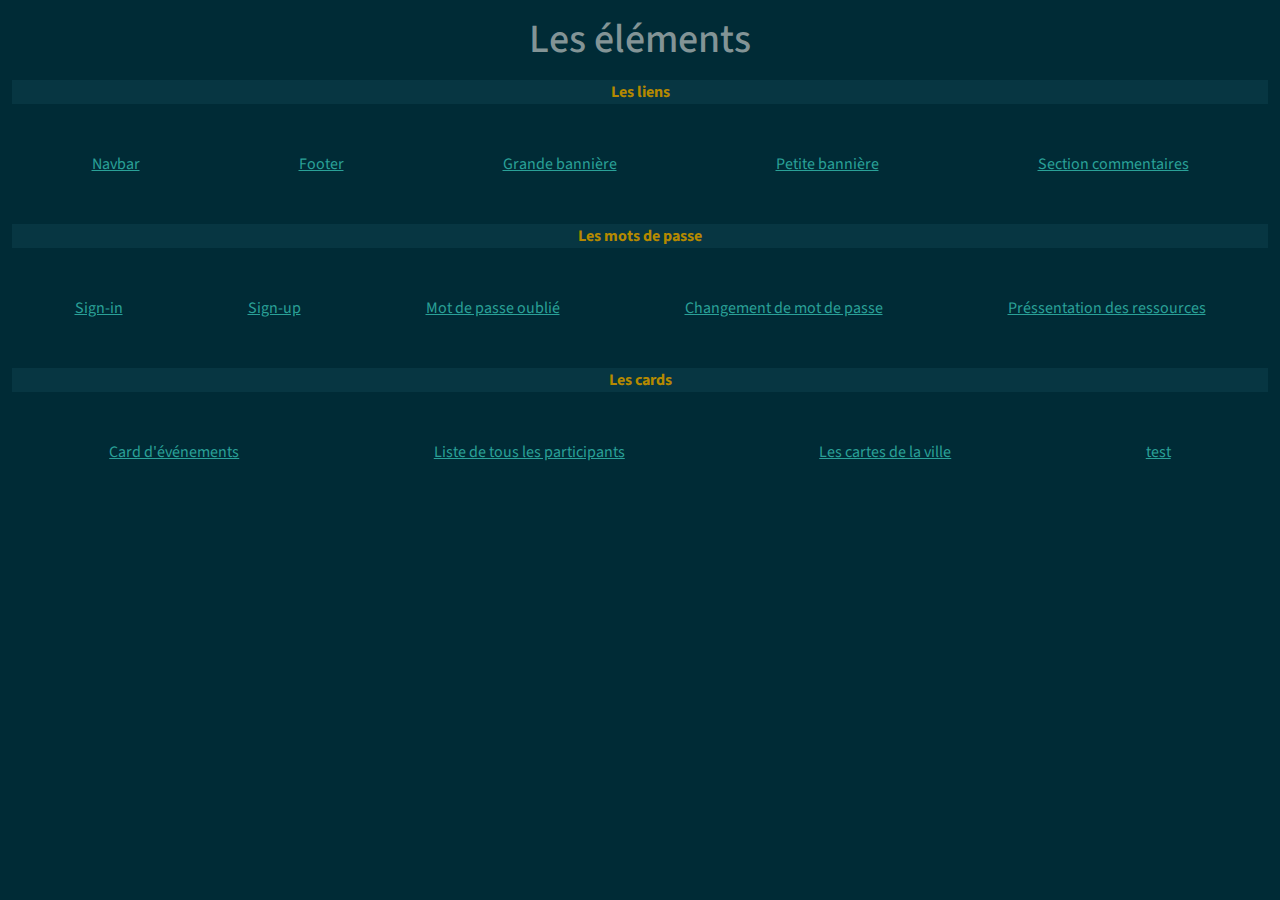
<file: index.html>
<!DOCTYPE html>
<html lang="fr">

<head>
  <meta charset="UTF-8">
  <meta http-equiv="X-UA-Compatible" content="IE=edge">
  <meta name="viewport" content="width=device-width, initial-scale=1.0">
  <link rel="stylesheet" href="style.css">
  <title>Accueil</title>
</head>

<body>
  <h1 class="text-center my-3">Les éléments</h1>
  <div class="container-fluid">
    <div class="bg-dark">
      <p class="text-center text-primary fw-bold">Les liens</p>
    </div>
    <div class="d-flex justify-content-around mt-5">
      <a href="./elements/navbar.html">Navbar</a>
      <a href="./elements/footer.html">Footer</a>
      <a href="./elements/grande-banniere.html">Grande bannière</a>
      <a href="./elements/petite-banniere.html">Petite bannière</a>
      <a href="./elements/section_commentaires.html">Section commentaires</a>
    </div>

    <div class="bg-dark mt-5">
      <p class="text-center text-primary fw-bold">Les mots de passe</p>
    </div>
    <div class="d-flex justify-content-around my-5">
      <a href="./elements/sign-in.html">Sign-in</a>
      <a href="./elements/sign-up.html">Sign-up</a>
      <a href="./elements/forget_password.html">Mot de passe oublié</a>
      <a href="./elements/change_password.html">Changement de mot de passe</a>
      <a href="./elements/presentaition_ressource.html">Préssentation des ressources</a>
    </div>

    <div class="bg-dark mt-5">
      <p class="text-center text-primary fw-bold">Les cards</p>
    </div>
    <div class="d-flex justify-content-around mt-5">
      <a href="./elements/card-event.html">Card d'événements</a>
      <a href="./elements/cards_list_participents.html">Liste de tous les participants</a>
      <a href="./elements/cards-city.html">Les cartes de la ville</a>
      <a href="./elements/test.html">test</a>
    </div>
  </div>

</body>

</html>
</file>
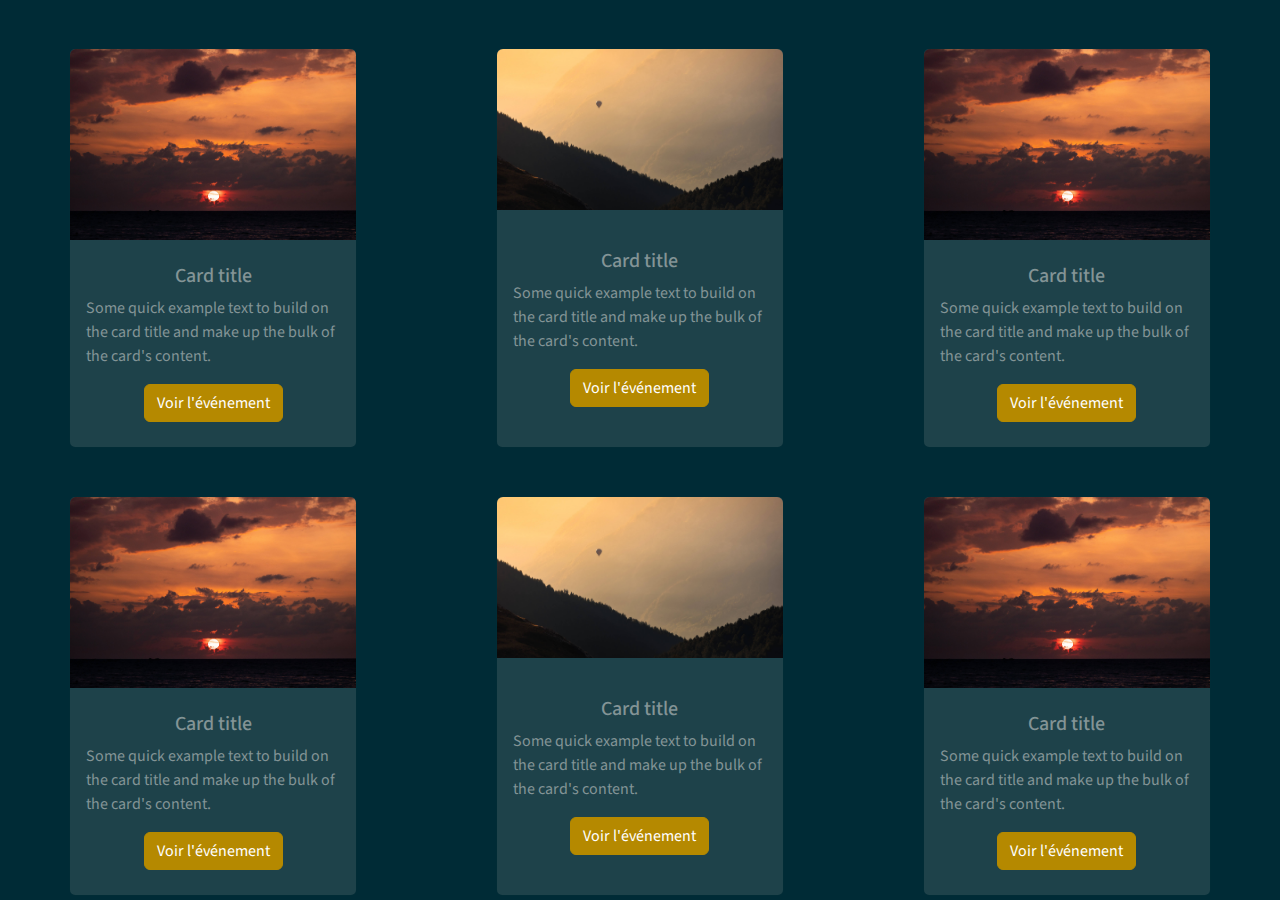
<file: elements/card-event.html>
<!DOCTYPE html>
<html lang="fr">

<head>
  <meta charset="UTF-8">
  <meta http-equiv="X-UA-Compatible" content="IE=edge">
  <meta name="viewport" content="width=device-width, initial-scale=1.0">
  <link rel="stylesheet" href="../style.css">
  <title>Carte d'événement</title>
</head>

<body>

  <div class="row">
    <div class="container d-flex justify-content-around">
      <div class="bd-example mt-5">
        <div class="card" style="width: 18rem; height: 25rem;">
          <img src="../images/rohan.jpg" alt="Couché de soleil" class="rounded-top">
          <div class="card-body d-flex flex-column justify-content-center align-items-center">
            <h5 class="card-title">Card title</h5>
            <p class="card-text">Some quick example text to build on the card title and make up the bulk of the card's
              content.</p>
            <div class="text-center">
              <a href="#" class="btn btn-primary text">Voir l'événement</a>
            </div>
          </div>
        </div>
      </div>
      <div class="bd-example mt-5">
        <div class="card" style="width: 18rem; height: 25rem;">
          <img src="../images/marek.jpg" alt="Couché de soleil" class="rounded-top">
          <div class="card-body d-flex flex-column justify-content-center align-items-center">
            <h5 class="card-title">Card title</h5>
            <p class="card-text">Some quick example text to build on the card title and make up the bulk of the card's
              content.</p>
            <div class="text-center">
              <a href="#" class="btn btn-primary text">Voir l'événement</a>
            </div>
          </div>
        </div>
      </div>
      <div class="bd-example mt-5">
        <div class="card" style="width: 18rem; height: 25rem;">
          <img src="../images/rohan.jpg" alt="Couché de soleil" class="rounded-top">
          <div class="card-body d-flex flex-column justify-content-center align-items-center">
            <h5 class="card-title">Card title</h5>
            <p class="card-text">Some quick example text to build on the card title and make up the bulk of the card's
              content.</p>
            <div class="text-center">
              <a href="#" class="btn btn-primary text">Voir l'événement</a>
            </div>
          </div>
        </div>
      </div>
    </div>
  </div>

  <div class="row">
    <div class="container d-flex justify-content-around">
      <div class="bd-example mt-5">
        <div class="card" style="width: 18rem; height: 25rem;">
          <img src="../images/rohan.jpg" alt="Couché de soleil" class="rounded-top">
          <div class="card-body d-flex flex-column justify-content-center align-items-center">
            <h5 class="card-title">Card title</h5>
            <p class="card-text">Some quick example text to build on the card title and make up the bulk of the card's
              content.</p>
            <div class="text-center">
              <a href="#" class="btn btn-primary text">Voir l'événement</a>
            </div>
          </div>
        </div>
      </div>
      <div class="bd-example mt-5">
        <div class="card" style="width: 18rem; height: 25rem;">
          <img src="../images/marek.jpg" alt="Couché de soleil" class="rounded-top">
          <div class="card-body d-flex flex-column justify-content-center align-items-center">
            <h5 class="card-title">Card title</h5>
            <p class="card-text">Some quick example text to build on the card title and make up the bulk of the card's
              content.</p>
            <div class="text-center">
              <a href="#" class="btn btn-primary text">Voir l'événement</a>
            </div>
          </div>
        </div>
      </div>
      <div class="bd-example mt-5">
        <div class="card" style="width: 18rem; height: 25rem;">
          <img src="../images/rohan.jpg" alt="Couché de soleil" class="rounded-top">
          <div class="card-body d-flex flex-column justify-content-center align-items-center">
            <h5 class="card-title">Card title</h5>
            <p class="card-text">Some quick example text to build on the card title and make up the bulk of the card's
              content.</p>
            <div class="text-center">
              <a href="#" class="btn btn-primary text">Voir l'événement</a>
            </div>
          </div>
        </div>
      </div>
    </div>
  </div>

  <script src="https://cdn.jsdelivr.net/npm/bootstrap@5.3.0-alpha1/dist/js/bootstrap.bundle.min.js"
    integrity="sha384-w76AqPfDkMBDXo30jS1Sgez6pr3x5MlQ1ZAGC+nuZB+EYdgRZgiwxhTBTkF7CXvN"
    crossorigin="anonymous"></script>
</body>

</html>
</file>
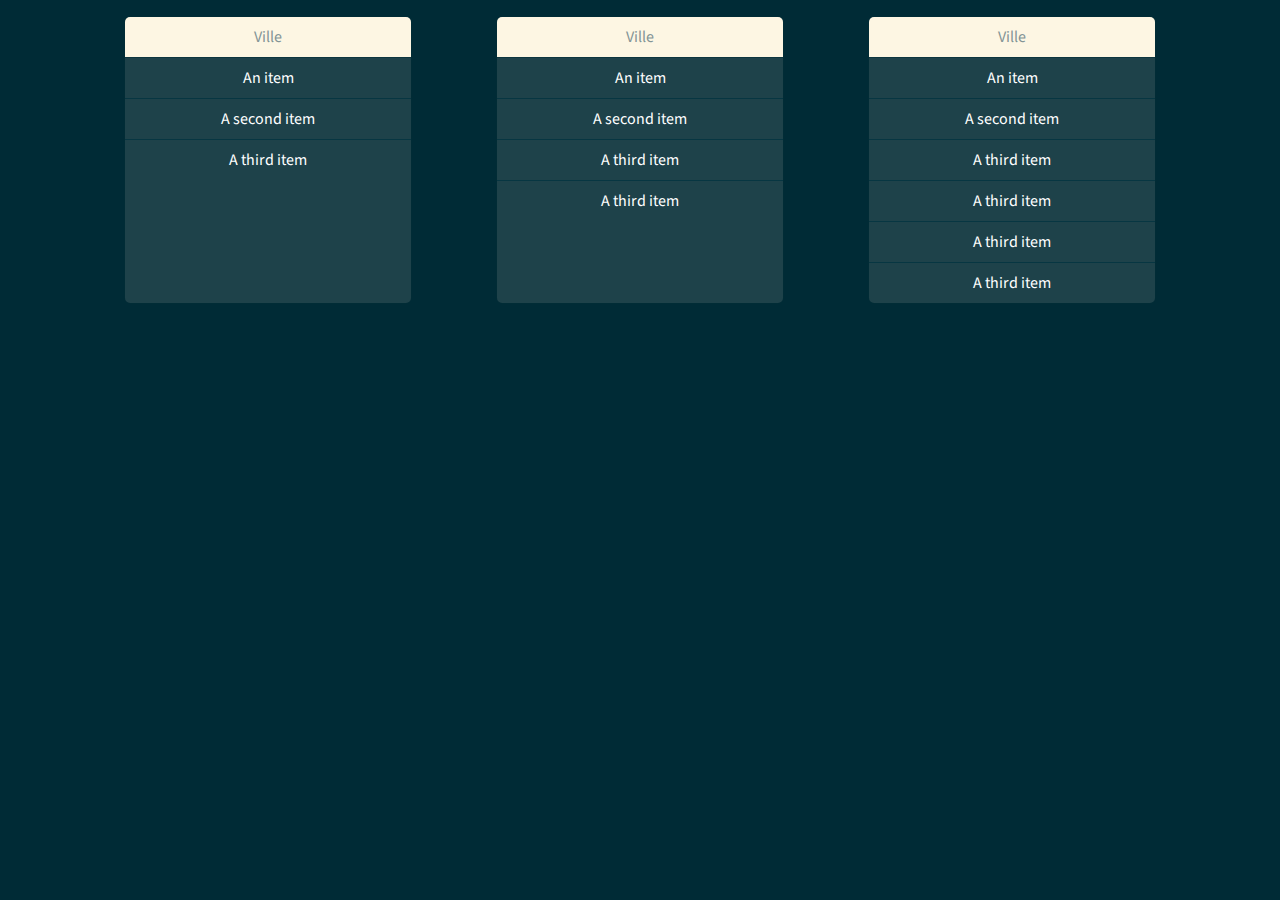
<file: elements/cards-city.html>
<!DOCTYPE html>
<html lang="fr">

<head>
  <meta charset="UTF-8">
  <meta http-equiv="X-UA-Compatible" content="IE=edge">
  <meta name="viewport" content="width=device-width, initial-scale=1.0">
  <link rel="stylesheet" href="../style.css">
  <title>Carte d'événement</title>
</head>

<body>

  <div class="container mt-3 d-flex justify-content-around">
    <div class="card text-center" style="width: 18rem;">
      <div class="card-header bg-light">
        Ville
      </div>
      <ul class="list-group list-group-flush">
        <li class="list-group-item">An item</li>
        <li class="list-group-item">A second item</li>
        <li class="list-group-item">A third item</li>
      </ul>
    </div>

    <div class="card text-center" style="width: 18rem;">
      <div class="card-header bg-light text-center">
        Ville
      </div>
      <ul class="list-group list-group-flush">
        <li class="list-group-item">An item</li>
        <li class="list-group-item">A second item</li>
        <li class="list-group-item">A third item</li>
        <li class="list-group-item">A third item</li>
      </ul>
    </div>

    <div class="card text-center" style="width: 18rem;">
      <div class="card-header bg-light">
        Ville
      </div>
      <ul class="list-group list-group-flush">
        <li class="list-group-item">An item</li>
        <li class="list-group-item">A second item</li>
        <li class="list-group-item">A third item</li>
        <li class="list-group-item">A third item</li>
        <li class="list-group-item">A third item</li>
        <li class="list-group-item">A third item</li>
      </ul>
    </div>
  </div>

  <script src="https://cdn.jsdelivr.net/npm/bootstrap@5.3.0-alpha1/dist/js/bootstrap.bundle.min.js"
    integrity="sha384-w76AqPfDkMBDXo30jS1Sgez6pr3x5MlQ1ZAGC+nuZB+EYdgRZgiwxhTBTkF7CXvN"
    crossorigin="anonymous"></script>
</body>

</html>
</file>
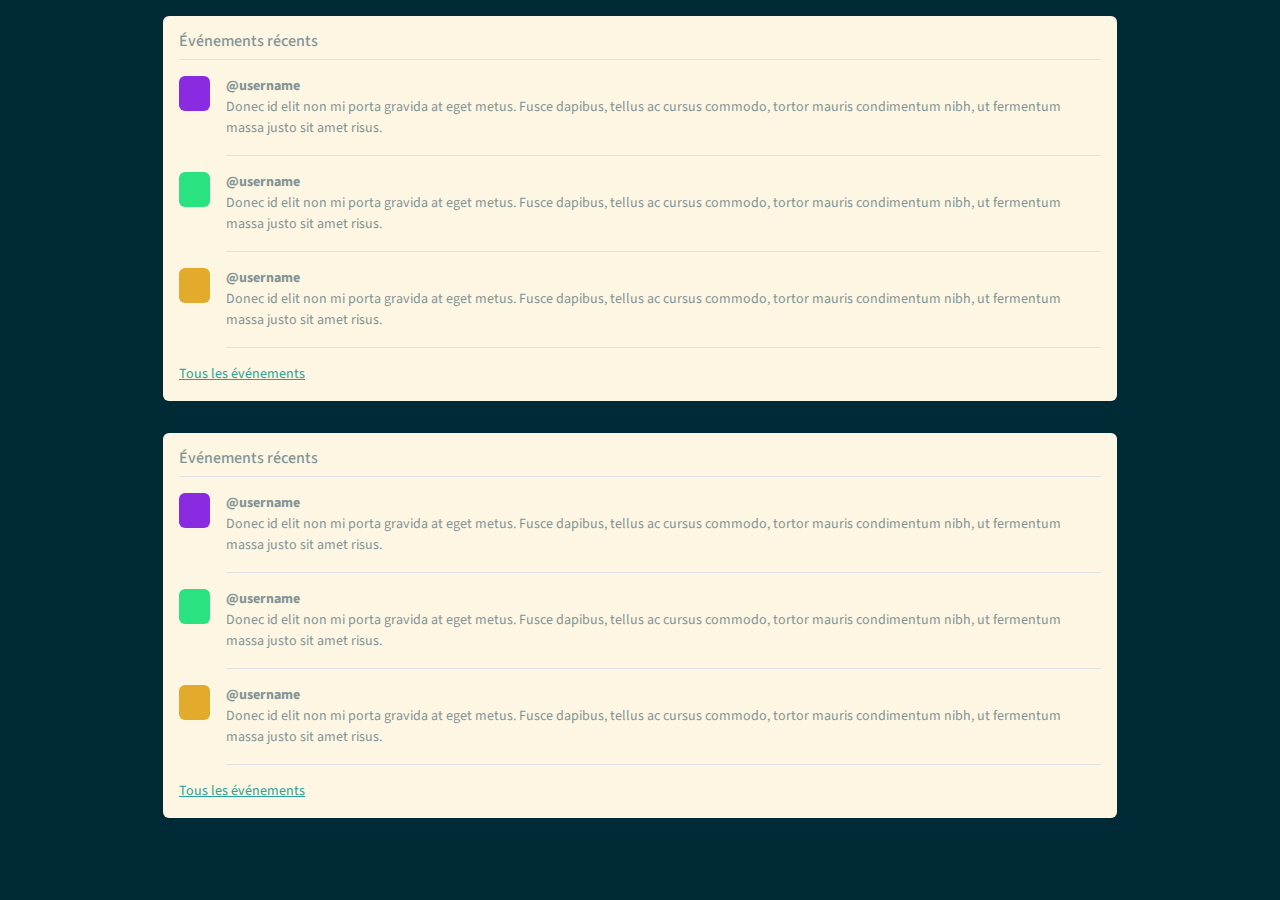
<file: elements/cards_list_participents.html>
<!DOCTYPE html>
<html lang="fr">

<head>
  <meta charset="UTF-8">
  <meta http-equiv="X-UA-Compatible" content="IE=edge">
  <meta name="viewport" content="width=device-width, initial-scale=1.0">
  <link rel="stylesheet" href="../style.css">
  <title>Liste des participants</title>
</head>

<body>
  <div class="row">
    <div class="container-fluid w-75">
      <div class="my-3 p-3 bg-light rounded box-shadow">
        <h6 class="border-bottom border-gray pb-2 mb-0">Événements récents</h6>
        <div class="media text-muted pt-3 d-flex">
          <div class="mr-2 rounded" style="width: 35px;height: 35px;background-color: blueviolet;">
          </div>
          <p class="media-body pb-3 mb-0 ms-3 small lh-125 border-bottom border-gray">
            <strong class="d-block text-gray-dark">@username</strong>
            Donec id elit non mi porta gravida at eget metus. Fusce dapibus, tellus ac cursus commodo, tortor mauris
            condimentum nibh, ut fermentum massa justo sit amet risus.
          </p>
        </div>
        <div class="media text-muted pt-3 d-flex">
          <div class="mr-2 rounded" style="width: 35px;height: 35px;background-color: rgb(43, 226, 128);">
          </div>
          <p class="media-body pb-3 mb-0 ms-3 small lh-125 border-bottom border-gray">
            <strong class="d-block text-gray-dark">@username</strong>
            Donec id elit non mi porta gravida at eget metus. Fusce dapibus, tellus ac cursus commodo, tortor mauris
            condimentum nibh, ut fermentum massa justo sit amet risus.
          </p>
        </div>
        <div class="media text-muted pt-3 d-flex">
          <div class="mr-2 rounded" style="width: 35px;height: 35px;background-color: rgb(226, 171, 43);">
          </div>
          <p class="media-body pb-3 mb-0 ms-3 small lh-125 border-bottom border-gray">
            <strong class="d-block text-gray-dark">@username</strong>
            Donec id elit non mi porta gravida at eget metus. Fusce dapibus, tellus ac cursus commodo, tortor mauris
            condimentum nibh, ut fermentum massa justo sit amet risus.
          </p>
        </div>
        <small class="d-block text-right mt-3">
          <a href="#">Tous les événements</a>
        </small>
      </div>
    </div>
  </div>

  <div class="row">
    <div class="container-fluid w-75">
      <div class="my-3 p-3 bg-light rounded box-shadow">
        <h6 class="border-bottom border-gray pb-2 mb-0">Événements récents</h6>
        <div class="media text-muted pt-3 d-flex">
          <div class="mr-2 rounded" style="width: 35px;height: 35px;background-color: blueviolet;">
          </div>
          <p class="media-body pb-3 mb-0 ms-3 small lh-125 border-bottom border-gray">
            <strong class="d-block text-gray-dark">@username</strong>
            Donec id elit non mi porta gravida at eget metus. Fusce dapibus, tellus ac cursus commodo, tortor mauris
            condimentum nibh, ut fermentum massa justo sit amet risus.
          </p>
        </div>
        <div class="media text-muted pt-3 d-flex">
          <div class="mr-2 rounded" style="width: 35px;height: 35px;background-color: rgb(43, 226, 128);">
          </div>
          <p class="media-body pb-3 mb-0 ms-3 small lh-125 border-bottom border-gray">
            <strong class="d-block text-gray-dark">@username</strong>
            Donec id elit non mi porta gravida at eget metus. Fusce dapibus, tellus ac cursus commodo, tortor mauris
            condimentum nibh, ut fermentum massa justo sit amet risus.
          </p>
        </div>
        <div class="media text-muted pt-3 d-flex">
          <div class="mr-2 rounded" style="width: 35px;height: 35px;background-color: rgb(226, 171, 43);">
          </div>
          <p class="media-body pb-3 mb-0 ms-3 small lh-125 border-bottom border-gray">
            <strong class="d-block text-gray-dark">@username</strong>
            Donec id elit non mi porta gravida at eget metus. Fusce dapibus, tellus ac cursus commodo, tortor mauris
            condimentum nibh, ut fermentum massa justo sit amet risus.
          </p>
        </div>
        <small class="d-block text-right mt-3">
          <a href="#">Tous les événements</a>
        </small>
      </div>
    </div>
  </div>


  <script src="https://cdn.jsdelivr.net/npm/bootstrap@5.3.0-alpha1/dist/js/bootstrap.bundle.min.js"
    integrity="sha384-w76AqPfDkMBDXo30jS1Sgez6pr3x5MlQ1ZAGC+nuZB+EYdgRZgiwxhTBTkF7CXvN"
    crossorigin="anonymous"></script>
</body>

</html>
</file>
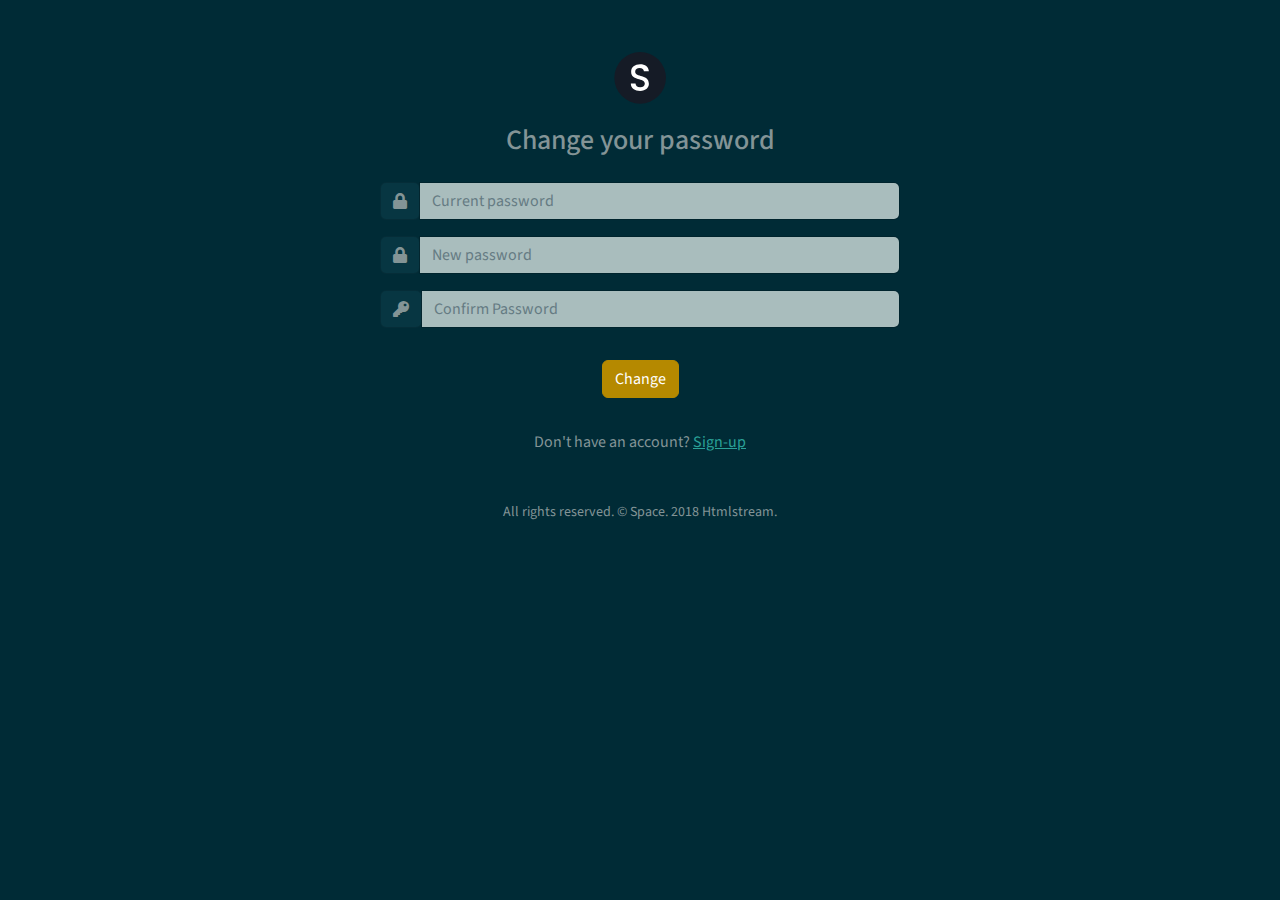
<file: elements/change_password.html>
<!DOCTYPE html>
<html lang="fr">

<head>
  <meta charset="UTF-8">
  <meta http-equiv="X-UA-Compatible" content="IE=edge">
  <meta name="viewport" content="width=device-width, initial-scale=1.0">
  <link rel="stylesheet" href="../style.css">
  <link rel="preconnect" href="https://fonts.googleapis.com">
  <link rel="preconnect" href="https://fonts.gstatic.com" crossorigin>
  <link href="https://fonts.googleapis.com/css2?family=Roboto:wght@300;400;500&display=swap" rel="stylesheet">
  <link rel="stylesheet" href="https://cdnjs.cloudflare.com/ajax/libs/font-awesome/5.15.4/css/all.min.css"
    integrity="sha512-1ycn6IcaQQ40/MKBW2W4Rhis/DbILU74C1vSrLJxCq57o941Ym01SwNsOMqvEBFlcgUa6xLiPY/NS5R+E6ztJQ=="
    crossorigin="anonymous" referrerpolicy="no-referrer" />
  <title>Changement de mot de passe</title>
</head>

<body class="mci-c4f7c3b940b2fda375c61f1064b5e7f6" cz-shortcut-listen="true" spellcheck="false">

  <!-- ========== MAIN CONTENT ========== -->
  <div class="container-fluid w-50">
    <form class="js-validate form-signin p-5" novalidate="novalidate" data-dashlane-rid="4c1c8e9367b02565"
      data-form-type="register">
      <!-- Logo -->
      <div class="text-center">
        <a href="#" aria-label="Space">
          <img class="mb-3" src="../images/logo-short.svg" alt="Logo" width="60" height="60">
        </a>
      </div>
      <!-- End Logo -->
      <!-- Title -->
      <div class="text-center mb-4">
        <h1 class="h3 mb-0">Change your password</h1>
      </div>
      <!-- End Title -->
      <!-- Input -->
      <div class="js-form-message mb-3">
        <div class="js-focus-state input-group form">
          <div class="input-group-prepend form__prepend">
            <span class="input-group-text form__text h-100">
              <span class="fa fa-lock form__text-inner"></span>
            </span>
          </div>
          <input type="password" class="form-control form__input" name="password" required=""
            placeholder="Current password" aria-label="Password" data-msg="Your password is invalid. Please try again."
            data-error-class="u-has-error" data-success-class="u-has-success" data-dashlane-rid="5f0d6c993825c8ce"
            data-form-type="password,new" data-kwimpalastatus="alive" data-kwimpalaid="1677577834476-1">
        </div>
      </div>
      <!-- End Input -->
      <!-- Input -->
      <div class="js-form-message mb-3">
        <div class="js-focus-state input-group form">
          <div class="input-group-prepend form__prepend">
            <span class="input-group-text form__text h-100">
              <span class="fa fa-lock form__text-inner"></span>
            </span>
          </div>
          <input type="password" class="form-control form__input" name="password" required="" placeholder="New password"
            aria-label="Password" data-msg="Your password is invalid. Please try again." data-error-class="u-has-error"
            data-success-class="u-has-success" data-dashlane-rid="5f0d6c993825c8ce" data-form-type="password,new"
            data-kwimpalastatus="alive" data-kwimpalaid="1677577834476-1">
        </div>
      </div>
      <!-- End Input -->
      <!-- Input -->
      <div class="js-form-message mb-3">
        <div class="js-focus-state input-group form">
          <div class="input-group-prepend form__prepend">
            <span class="input-group-text form__text h-100">
              <span class="fa fa-key form__text-inner"></span>
            </span>
          </div>
          <input type="password" class="form-control form__input" name="confirmPassword" required=""
            placeholder="Confirm Password" aria-label="Confirm Password"
            data-msg="Password does not match the confirm password." data-error-class="u-has-error"
            data-success-class="u-has-success" data-dashlane-rid="51915f076d72fc42"
            data-form-type="password,confirmation" data-kwimpalastatus="alive" data-kwimpalaid="1677577834476-2">
        </div>
      </div>
      <!-- End Input -->
      <div class="mb-3 text-center">
        <button type="submit" class="btn btn-block btn-primary my-3" data-dashlane-label="true"
          data-dashlane-rid="b4e13dff0cc2542a" data-form-type="action,register">Change</button>
      </div>
      <div class="text-center mb-3">
        <p class="text-muted">Don't have an account? <a href="sign-up.html">Sign-up</a></p>
      </div>

      <p class="small text-center text-muted my-5">All rights reserved. © Space. 2018 Htmlstream.</p>
    </form>
    <!-- ========== END MAIN CONTENT ========== -->
    <script src="https://cdn.jsdelivr.net/npm/bootstrap@5.3.0-alpha1/dist/js/bootstrap.bundle.min.js"
      integrity="sha384-w76AqPfDkMBDXo30jS1Sgez6pr3x5MlQ1ZAGC+nuZB+EYdgRZgiwxhTBTkF7CXvN"
      crossorigin="anonymous"></script>
  </div>
</body>

</html>
</file>
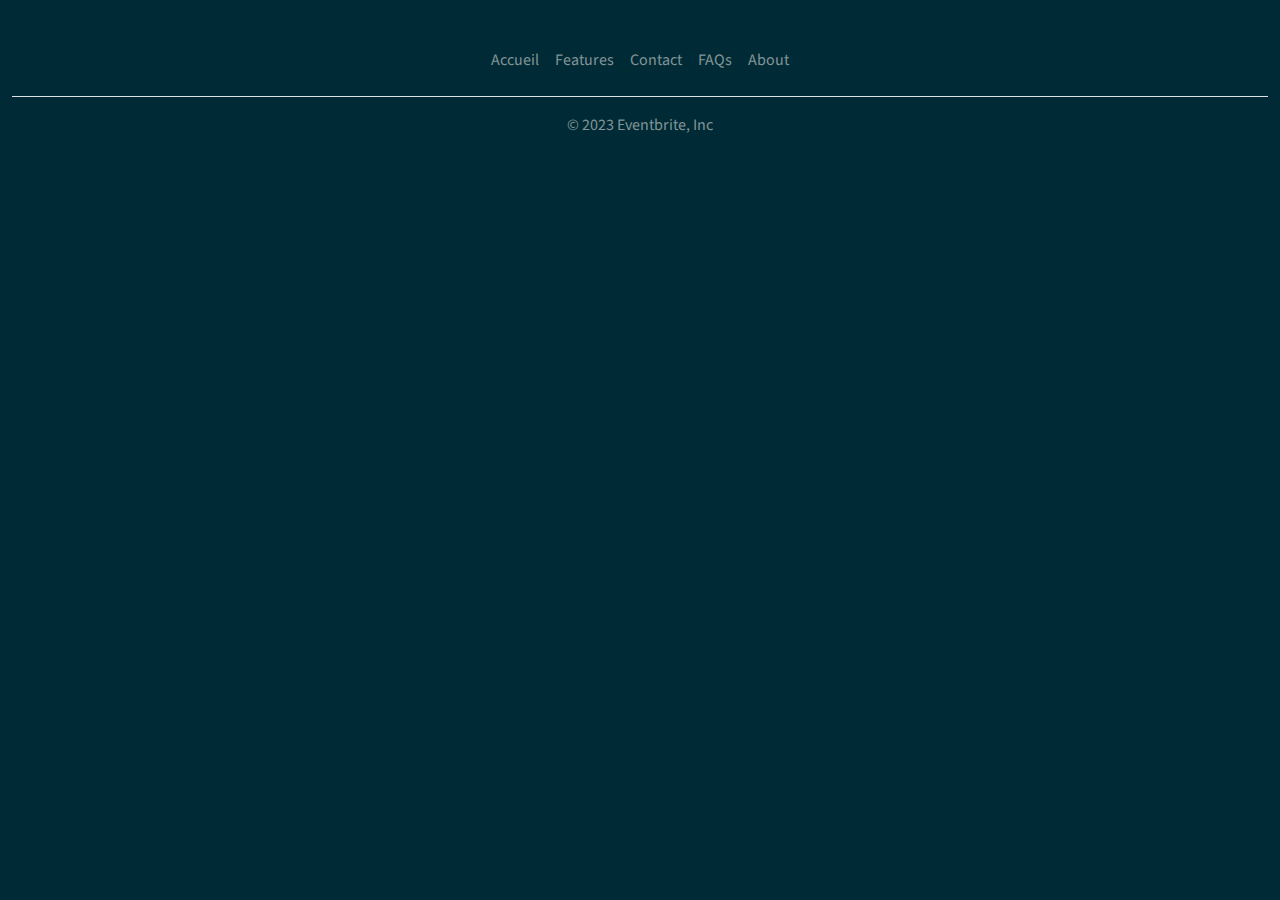
<file: elements/footer.html>
<!DOCTYPE html>
<html lang="fr">

<head>
  <meta charset="UTF-8">
  <meta http-equiv="X-UA-Compatible" content="IE=edge">
  <meta name="viewport" content="width=device-width, initial-scale=1.0">
  <link rel="stylesheet" href="../style.css">
  <title>Document</title>
</head>

<body>

  <script src="https://cdn.jsdelivr.net/npm/bootstrap@5.3.0-alpha1/dist/js/bootstrap.bundle.min.js"
    integrity="sha384-w76AqPfDkMBDXo30jS1Sgez6pr3x5MlQ1ZAGC+nuZB+EYdgRZgiwxhTBTkF7CXvN"
    crossorigin="anonymous"></script>
</body>

<div class="container-fluid">
  <footer class="py-3 my-4">
    <ul class="nav justify-content-center border-bottom pb-3 mb-3">
      <li class="nav-item">
        <a href="#" class="nav-link px-2 text-muted">Accueil</a>
      </li>
      <li class="nav-item">
        <a href="#" class="nav-link px-2 text-muted">Features</a>
      </li>
      <li class="nav-item">
        <a href="#" class="nav-link px-2 text-muted">Contact</a>
      </li>
      <li class="nav-item">
        <a href="#" class="nav-link px-2 text-muted">FAQs</a>
      </li>
      <li class="nav-item">
        <a href="#" class="nav-link px-2 text-muted">About</a>
      </li>
    </ul>
    <p class="text-center text-muted">© 2023 Eventbrite, Inc</p>
  </footer>
</div>

</html>
</file>
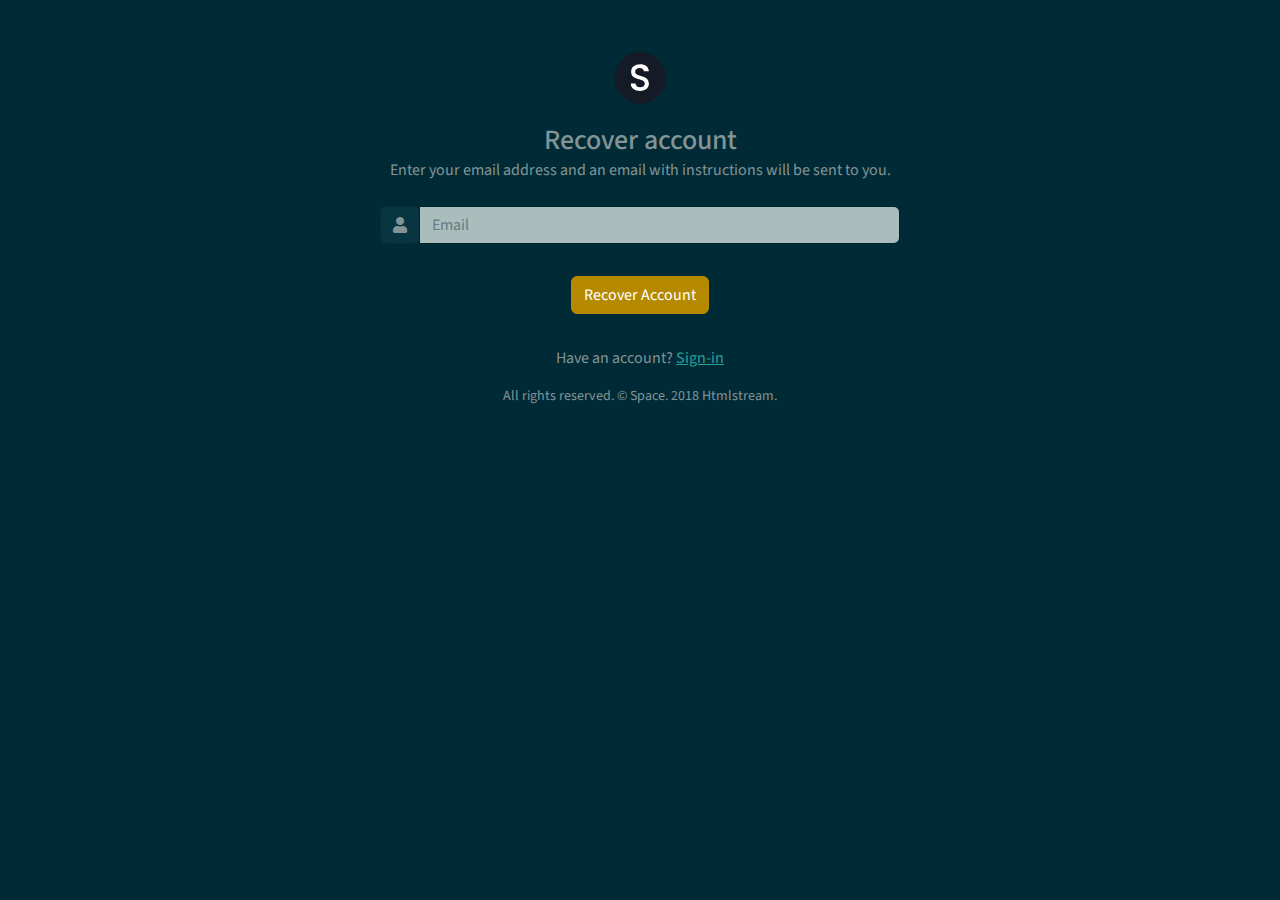
<file: elements/forget_password.html>
<!DOCTYPE html>
<html lang="fr">

<head>
  <meta charset="UTF-8">
  <meta http-equiv="X-UA-Compatible" content="IE=edge">
  <meta name="viewport" content="width=device-width, initial-scale=1.0">
  <link rel="stylesheet" href="../style.css">
  <link rel="preconnect" href="https://fonts.googleapis.com">
  <link rel="preconnect" href="https://fonts.gstatic.com" crossorigin>
  <link href="https://fonts.googleapis.com/css2?family=Roboto:wght@300;400;500&display=swap" rel="stylesheet">
  <link rel="stylesheet" href="https://cdnjs.cloudflare.com/ajax/libs/font-awesome/5.15.4/css/all.min.css"
    integrity="sha512-1ycn6IcaQQ40/MKBW2W4Rhis/DbILU74C1vSrLJxCq57o941Ym01SwNsOMqvEBFlcgUa6xLiPY/NS5R+E6ztJQ=="
    crossorigin="anonymous" referrerpolicy="no-referrer" />
  <title>Sign-up</title>
</head>

<body class="mci-c4f7c3b940b2fda375c61f1064b5e7f6" cz-shortcut-listen="true" spellcheck="false">

  <!-- ========== MAIN CONTENT ========== -->
  <div class="container-fluid w-50">

    <body class="mci-c4f7c3b940b2fda375c61f1064b5e7f6" cz-shortcut-listen="true" spellcheck="false">

      <!-- ========== MAIN CONTENT ========== -->
      <form class="js-validate form-signin p-5" novalidate="novalidate" data-dashlane-rid="b9f3704f1823c11d"
        data-form-type="other">
        <!-- Logo -->
        <div class="text-center">
          <a href="#" aria-label="Space">
            <img class="mb-3" src="../images/logo-short.svg" alt="Logo" width="60" height="60">
          </a>
        </div>
        <!-- End Logo -->

        <!-- Title -->
        <div class="text-center mb-4">
          <h1 class="h3 mb-0">Recover account</h1>
          <p>Enter your email address and an email with instructions will be sent to you.</p>
        </div>
        <!-- End Title -->

        <!-- Input -->
        <div class="js-form-message mb-3">
          <div class="js-focus-state input-group form">
            <div class="input-group-prepend form__prepend">
              <span class="input-group-text form__text h-100">
                <span class="fa fa-user form__text-inner"></span>
              </span>
            </div>
            <input type="email" class="form-control form__input" name="email" required="" placeholder="Email"
              aria-label="Email" data-msg="Please enter a valid email address." data-error-class="u-has-error"
              data-success-class="u-has-success" data-dashlane-rid="2cf82c7f31a75c10" data-kwimpalastatus="alive"
              data-kwimpalaid="1677582185604-0" data-form-type="email">
          </div>
        </div>
        <!-- End Input -->

        <div class="mb-3 text-center">
          <button type="submit" class="btn btn-block btn-primary my-3" data-dashlane-rid="09b3832eaf3f6927"
            data-dashlane-label="true" data-form-type="action">Recover Account</button>
        </div>

        <div class="text-center mb-3">
          <p class="text-muted">Have an account? <a href="./sign-in.html ">Sign-in</a></p>
        </div>

        <p class="small text-center text-muted mb-0">All rights reserved. © Space. 2018 Htmlstream.</p>
      </form>
      <!-- ========== END MAIN CONTENT ========== -->
    </body>
  </div>
  <!-- ========== END MAIN CONTENT ========== -->

  <script src="https://cdn.jsdelivr.net/npm/bootstrap@5.3.0-alpha1/dist/js/bootstrap.bundle.min.js"
    integrity="sha384-w76AqPfDkMBDXo30jS1Sgez6pr3x5MlQ1ZAGC+nuZB+EYdgRZgiwxhTBTkF7CXvN"
    crossorigin="anonymous"></script>
</body>

</html>
</file>
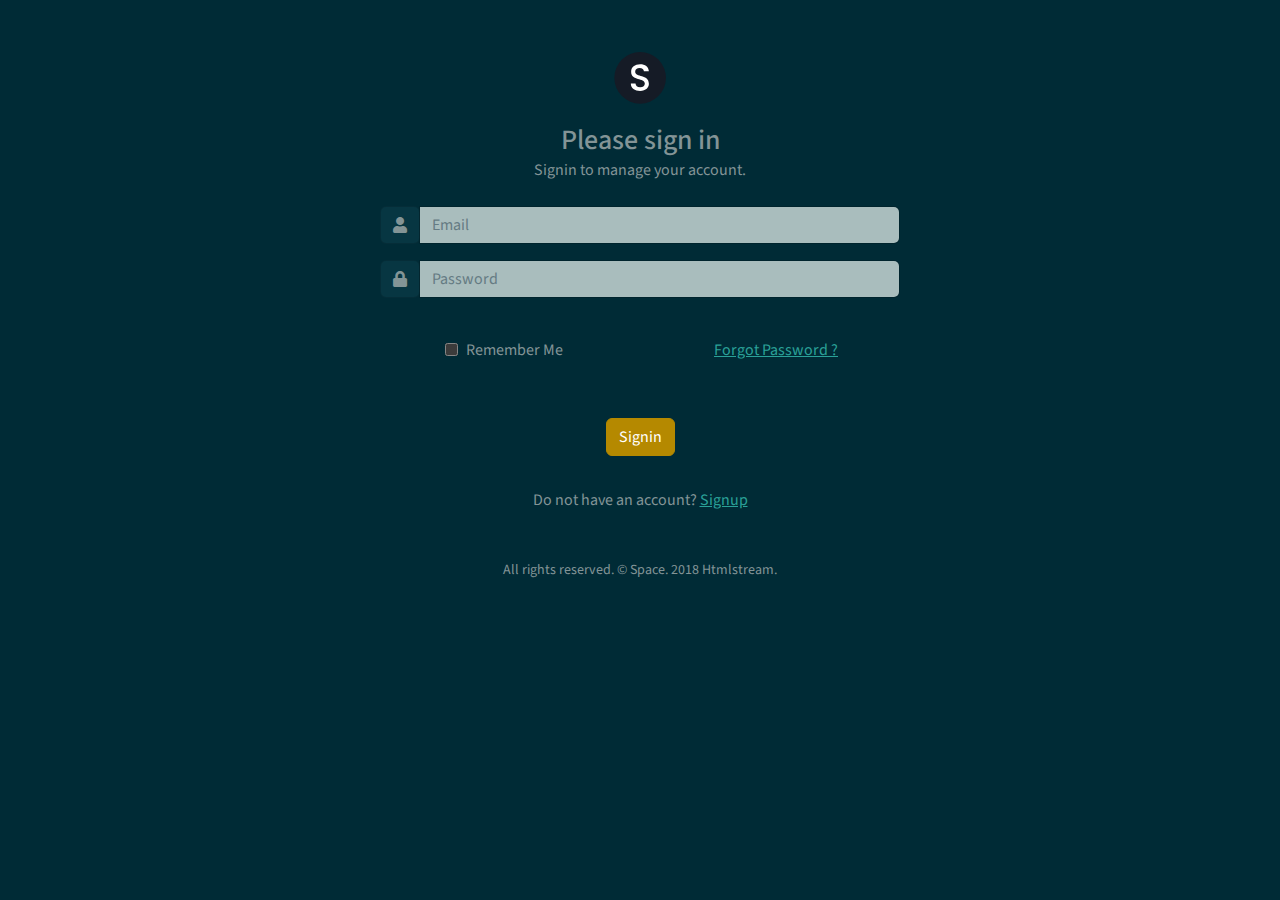
<file: elements/sign-in.html>
<!DOCTYPE html>
<html lang="fr">

<head>
  <meta charset="UTF-8">
  <meta http-equiv="X-UA-Compatible" content="IE=edge">
  <meta name="viewport" content="width=device-width, initial-scale=1.0">
  <link rel="stylesheet" href="../style.css">
  <link rel="preconnect" href="https://fonts.googleapis.com">
  <link rel="preconnect" href="https://fonts.gstatic.com" crossorigin>
  <link href="https://fonts.googleapis.com/css2?family=Roboto:wght@300;400;500&display=swap" rel="stylesheet">
  <link rel="stylesheet" href="https://cdnjs.cloudflare.com/ajax/libs/font-awesome/5.15.4/css/all.min.css"
    integrity="sha512-1ycn6IcaQQ40/MKBW2W4Rhis/DbILU74C1vSrLJxCq57o941Ym01SwNsOMqvEBFlcgUa6xLiPY/NS5R+E6ztJQ=="
    crossorigin="anonymous" referrerpolicy="no-referrer" />
  <title>Sign-up</title>
</head>

<body class="mci-c4f7c3b940b2fda375c61f1064b5e7f6" cz-shortcut-listen="true" spellcheck="false">

  <!-- ========== MAIN CONTENT ========== -->
  <div class="container-fluid w-50">
    <form class="js-validate form-signin p-5" novalidate="novalidate" data-dashlane-rid="12e51f8dde6f764d"
      data-form-type="login">
      <!-- Logo -->
      <div class="text-center">
        <a href="#" aria-label="Space" spellcheck="false">
          <img class="mb-3" src="../images/logo-short.svg" alt="Logo" width="60" height="60">
        </a>
      </div>
      <!-- End Logo -->
      <!-- Title -->
      <div class="text-center mb-4">
        <h1 class="h3 mb-0">Please sign in</h1>
        <p>Signin to manage your account.</p>
      </div>
      <!-- End Title -->
      <!-- Input -->
      <div class="js-form-message mb-3">
        <div class="js-focus-state input-group form">
          <div class="input-group-prepend form__prepend">
            <span class="input-group-text form__text h-100">
              <span class="fa fa-user form__text-inner"></span>
            </span>
          </div>
          <input type="email" class="form-control form__input" name="email" required="" placeholder="Email"
            aria-label="Email" data-msg="Please enter a valid email address." data-error-class="u-has-error"
            data-success-class="u-has-success" data-dashlane-rid="3a12d7c8c4fe46c5" data-kwimpalastatus="alive"
            data-kwimpalaid="1677577972375-0" spellcheck="false" data-form-type="email">
        </div>
      </div>
      <!-- End Input -->

      <!-- Input -->
      <div class="js-form-message mb-3">
        <div class="js-focus-state input-group form">
          <div class="input-group-prepend form__prepend">
            <span class="input-group-text form__text h-100">
              <span class="fa fa-lock form__text-inner"></span>
            </span>
          </div>
          <input type="password" class="form-control form__input" name="password" required="" placeholder="Password"
            aria-label="Password" data-msg="Your password is invalid. Please try again." data-error-class="u-has-error"
            data-success-class="u-has-success" data-dashlane-rid="570a72ab475f0e15" data-kwimpalastatus="alive"
            data-kwimpalaid="1677577972375-1" data-form-type="password">
        </div>
      </div>
      <!-- End Input -->
      <div class="row mb-3">
        <div class="col-6 d-flex justify-content-center">
          <!-- Checkbox -->
          <div class="custom-control custom-checkbox d-flex align-items-center text-muted">
            <input type="checkbox" class="custom-control-input" id="rememberMeCheckbox"
              data-dashlane-rid="855916a2b0e66494" data-form-type="consent,rememberme">
            <label class="custom-control-label ms-2" for="rememberMeCheckbox">
              Remember Me
            </label>
          </div>
          <!-- End Checkbox -->
        </div>
        <div class="col-6 text-right my-4 text-center">
          <a class="float-right" href="#">Forgot Password ?</a>
        </div>
      </div>
      <div class="mb-3 text-center">
        <button type="submit" class="btn btn-block btn-primary my-3" data-dashlane-rid="663a8576129f2c99"
          data-dashlane-label="true" data-form-type="action,login" data-kwimpalastatus="dead">Signin</button>
      </div>
      <div class="text-center mb-3">
        <p class="text-muted">Do not have an account? <a href="#">Signup</a></p>
      </div>
      <p class="small text-center text-muted my-5">All rights reserved. © Space. 2018 Htmlstream.</p>
    </form>
  </div>
  <!-- ========== END MAIN CONTENT ========== -->

  <script src="https://cdn.jsdelivr.net/npm/bootstrap@5.3.0-alpha1/dist/js/bootstrap.bundle.min.js"
    integrity="sha384-w76AqPfDkMBDXo30jS1Sgez6pr3x5MlQ1ZAGC+nuZB+EYdgRZgiwxhTBTkF7CXvN"
    crossorigin="anonymous"></script>
</body>

</html>
</file>
<file: style.css>
@charset "UTF-8";/*!
 * Bootswatch v5.2.3 (https://bootswatch.com)
 * Theme: solar
 * Copyright 2012-2022 Thomas Park
 * Licensed under MIT
 * Based on Bootstrap
*//*!
 * Bootstrap  v5.2.3 (https://getbootstrap.com/)
 * Copyright 2011-2022 The Bootstrap Authors
 * Copyright 2011-2022 Twitter, Inc.
 * Licensed under MIT (https://github.com/twbs/bootstrap/blob/main/LICENSE)
 */@import url(https://fonts.googleapis.com/css2?family=Source+Sans+Pro:wght@400;600;700&display=swap);:root{--bs-blue:#b58900;--bs-indigo:#6610f2;--bs-purple:#6f42c1;--bs-pink:#e83e8c;--bs-red:#d33682;--bs-orange:#fd7e14;--bs-yellow:#cb4b16;--bs-green:#2aa198;--bs-teal:#20c997;--bs-cyan:#268bd2;--bs-black:#000;--bs-white:#fff;--bs-gray:#839496;--bs-gray-dark:#073642;--bs-gray-100:#fdf6e3;--bs-gray-200:#eee8d5;--bs-gray-300:#dee2e6;--bs-gray-400:#ced4da;--bs-gray-500:#adb5bd;--bs-gray-600:#839496;--bs-gray-700:#495057;--bs-gray-800:#073642;--bs-gray-900:#002b36;--bs-primary:#b58900;--bs-secondary:#839496;--bs-success:#2aa198;--bs-info:#268bd2;--bs-warning:#cb4b16;--bs-danger:#d33682;--bs-light:#fdf6e3;--bs-dark:#073642;--bs-primary-rgb:181,137,0;--bs-secondary-rgb:131,148,150;--bs-success-rgb:42,161,152;--bs-info-rgb:38,139,210;--bs-warning-rgb:203,75,22;--bs-danger-rgb:211,54,130;--bs-light-rgb:253,246,227;--bs-dark-rgb:7,54,66;--bs-white-rgb:255,255,255;--bs-black-rgb:0,0,0;--bs-body-color-rgb:131,148,150;--bs-body-bg-rgb:0,43,54;--bs-font-sans-serif:"Source Sans Pro",-apple-system,BlinkMacSystemFont,"Segoe UI",Roboto,"Helvetica Neue",Arial,sans-serif,"Apple Color Emoji","Segoe UI Emoji","Segoe UI Symbol";--bs-font-monospace:SFMono-Regular,Menlo,Monaco,Consolas,"Liberation Mono","Courier New",monospace;--bs-gradient:linear-gradient(180deg, rgba(255, 255, 255, 0.15), rgba(255, 255, 255, 0));--bs-body-font-family:var(--bs-font-sans-serif);--bs-body-font-size:1rem;--bs-body-font-weight:400;--bs-body-line-height:1.5;--bs-body-color:#839496;--bs-body-bg:#002b36;--bs-border-width:1px;--bs-border-style:solid;--bs-border-color:#dee2e6;--bs-border-color-translucent:rgba(0, 0, 0, 0.175);--bs-border-radius:0.375rem;--bs-border-radius-sm:0.25rem;--bs-border-radius-lg:0.5rem;--bs-border-radius-xl:1rem;--bs-border-radius-2xl:2rem;--bs-border-radius-pill:50rem;--bs-link-color:#2aa198;--bs-link-hover-color:#2aa198;--bs-code-color:#e83e8c;--bs-highlight-bg:#f5dbd0}*,::after,::before{box-sizing:border-box}@media (prefers-reduced-motion:no-preference){:root{scroll-behavior:smooth}}body{margin:0;font-family:var(--bs-body-font-family);font-size:var(--bs-body-font-size);font-weight:var(--bs-body-font-weight);line-height:var(--bs-body-line-height);color:var(--bs-body-color);text-align:var(--bs-body-text-align);background-color:var(--bs-body-bg);-webkit-text-size-adjust:100%;-webkit-tap-highlight-color:transparent}hr{margin:1rem 0;color:inherit;border:0;border-top:1px solid;opacity:.25}.h1,.h2,.h3,.h4,.h5,.h6,h1,h2,h3,h4,h5,h6{margin-top:0;margin-bottom:.5rem;font-weight:500;line-height:1.2}.h1,h1{font-size:calc(1.375rem + 1.5vw)}@media (min-width:1200px){.h1,h1{font-size:2.5rem}}.h2,h2{font-size:calc(1.325rem + .9vw)}@media (min-width:1200px){.h2,h2{font-size:2rem}}.h3,h3{font-size:calc(1.3rem + .6vw)}@media (min-width:1200px){.h3,h3{font-size:1.75rem}}.h4,h4{font-size:calc(1.275rem + .3vw)}@media (min-width:1200px){.h4,h4{font-size:1.5rem}}.h5,h5{font-size:1.25rem}.h6,h6{font-size:1rem}p{margin-top:0;margin-bottom:1rem}abbr[title]{-webkit-text-decoration:underline dotted;text-decoration:underline dotted;cursor:help;-webkit-text-decoration-skip-ink:none;text-decoration-skip-ink:none}address{margin-bottom:1rem;font-style:normal;line-height:inherit}ol,ul{padding-left:2rem}dl,ol,ul{margin-top:0;margin-bottom:1rem}ol ol,ol ul,ul ol,ul ul{margin-bottom:0}dt{font-weight:700}dd{margin-bottom:.5rem;margin-left:0}blockquote{margin:0 0 1rem}b,strong{font-weight:bolder}.small,small{font-size:.875em}.mark,mark{padding:.1875em;background-color:var(--bs-highlight-bg)}sub,sup{position:relative;font-size:.75em;line-height:0;vertical-align:baseline}sub{bottom:-.25em}sup{top:-.5em}a{color:var(--bs-link-color);text-decoration:underline}a:hover{color:var(--bs-link-hover-color)}a:not([href]):not([class]),a:not([href]):not([class]):hover{color:inherit;text-decoration:none}code,kbd,pre,samp{font-family:var(--bs-font-monospace);font-size:1em}pre{display:block;margin-top:0;margin-bottom:1rem;overflow:auto;font-size:.875em;color:inherit}pre code{font-size:inherit;color:inherit;word-break:normal}code{font-size:.875em;color:var(--bs-code-color);word-wrap:break-word}a>code{color:inherit}kbd{padding:.1875rem .375rem;font-size:.875em;color:var(--bs-body-bg);background-color:var(--bs-body-color);border-radius:.25rem}kbd kbd{padding:0;font-size:1em}figure{margin:0 0 1rem}img,svg{vertical-align:middle}table{caption-side:bottom;border-collapse:collapse}caption{padding-top:.5rem;padding-bottom:.5rem;color:#839496;text-align:left}th{text-align:inherit;text-align:-webkit-match-parent}tbody,td,tfoot,th,thead,tr{border-color:inherit;border-style:solid;border-width:0}label{display:inline-block}button{border-radius:0}button:focus:not(:focus-visible){outline:0}button,input,optgroup,select,textarea{margin:0;font-family:inherit;font-size:inherit;line-height:inherit}button,select{text-transform:none}[role=button]{cursor:pointer}select{word-wrap:normal}select:disabled{opacity:1}[list]:not([type=date]):not([type=datetime-local]):not([type=month]):not([type=week]):not([type=time])::-webkit-calendar-picker-indicator{display:none!important}[type=button],[type=reset],[type=submit],button{-webkit-appearance:button}[type=button]:not(:disabled),[type=reset]:not(:disabled),[type=submit]:not(:disabled),button:not(:disabled){cursor:pointer}::-moz-focus-inner{padding:0;border-style:none}textarea{resize:vertical}fieldset{min-width:0;padding:0;margin:0;border:0}legend{float:left;width:100%;padding:0;margin-bottom:.5rem;font-size:calc(1.275rem + .3vw);line-height:inherit}@media (min-width:1200px){legend{font-size:1.5rem}}legend+*{clear:left}::-webkit-datetime-edit-day-field,::-webkit-datetime-edit-fields-wrapper,::-webkit-datetime-edit-hour-field,::-webkit-datetime-edit-minute,::-webkit-datetime-edit-month-field,::-webkit-datetime-edit-text,::-webkit-datetime-edit-year-field{padding:0}::-webkit-inner-spin-button{height:auto}[type=search]{outline-offset:-2px;-webkit-appearance:textfield}::-webkit-search-decoration{-webkit-appearance:none}::-webkit-color-swatch-wrapper{padding:0}::-webkit-file-upload-button{font:inherit;-webkit-appearance:button}::file-selector-button{font:inherit;-webkit-appearance:button}output{display:inline-block}iframe{border:0}summary{display:list-item;cursor:pointer}progress{vertical-align:baseline}[hidden]{display:none!important}.lead{font-size:1.25rem;font-weight:300}.display-1{font-size:calc(1.625rem + 4.5vw);font-weight:300;line-height:1.2}@media (min-width:1200px){.display-1{font-size:5rem}}.display-2{font-size:calc(1.575rem + 3.9vw);font-weight:300;line-height:1.2}@media (min-width:1200px){.display-2{font-size:4.5rem}}.display-3{font-size:calc(1.525rem + 3.3vw);font-weight:300;line-height:1.2}@media (min-width:1200px){.display-3{font-size:4rem}}.display-4{font-size:calc(1.475rem + 2.7vw);font-weight:300;line-height:1.2}@media (min-width:1200px){.display-4{font-size:3.5rem}}.display-5{font-size:calc(1.425rem + 2.1vw);font-weight:300;line-height:1.2}@media (min-width:1200px){.display-5{font-size:3rem}}.display-6{font-size:calc(1.375rem + 1.5vw);font-weight:300;line-height:1.2}@media (min-width:1200px){.display-6{font-size:2.5rem}}.list-unstyled{padding-left:0;list-style:none}.list-inline{padding-left:0;list-style:none}.list-inline-item{display:inline-block}.list-inline-item:not(:last-child){margin-right:.5rem}.initialism{font-size:.875em;text-transform:uppercase}.blockquote{margin-bottom:1rem;font-size:1.25rem}.blockquote>:last-child{margin-bottom:0}.blockquote-footer{margin-top:-1rem;margin-bottom:1rem;font-size:.875em;color:#839496}.blockquote-footer::before{content:"— "}.img-fluid{max-width:100%;height:auto}.img-thumbnail{padding:.25rem;background-color:#002b36;border:1px solid var(--bs-border-color);border-radius:.375rem;max-width:100%;height:auto}.figure{display:inline-block}.figure-img{margin-bottom:.5rem;line-height:1}.figure-caption{font-size:.875em;color:#839496}.container,.container-fluid,.container-lg,.container-md,.container-sm,.container-xl,.container-xxl{--bs-gutter-x:1.5rem;--bs-gutter-y:0;width:100%;padding-right:calc(var(--bs-gutter-x) * .5);padding-left:calc(var(--bs-gutter-x) * .5);margin-right:auto;margin-left:auto}@media (min-width:576px){.container,.container-sm{max-width:540px}}@media (min-width:768px){.container,.container-md,.container-sm{max-width:720px}}@media (min-width:992px){.container,.container-lg,.container-md,.container-sm{max-width:960px}}@media (min-width:1200px){.container,.container-lg,.container-md,.container-sm,.container-xl{max-width:1140px}}@media (min-width:1400px){.container,.container-lg,.container-md,.container-sm,.container-xl,.container-xxl{max-width:1320px}}.row{--bs-gutter-x:1.5rem;--bs-gutter-y:0;display:flex;flex-wrap:wrap;margin-top:calc(-1 * var(--bs-gutter-y));margin-right:calc(-.5 * var(--bs-gutter-x));margin-left:calc(-.5 * var(--bs-gutter-x))}.row>*{flex-shrink:0;width:100%;max-width:100%;padding-right:calc(var(--bs-gutter-x) * .5);padding-left:calc(var(--bs-gutter-x) * .5);margin-top:var(--bs-gutter-y)}.col{flex:1 0 0%}.row-cols-auto>*{flex:0 0 auto;width:auto}.row-cols-1>*{flex:0 0 auto;width:100%}.row-cols-2>*{flex:0 0 auto;width:50%}.row-cols-3>*{flex:0 0 auto;width:33.3333333333%}.row-cols-4>*{flex:0 0 auto;width:25%}.row-cols-5>*{flex:0 0 auto;width:20%}.row-cols-6>*{flex:0 0 auto;width:16.6666666667%}.col-auto{flex:0 0 auto;width:auto}.col-1{flex:0 0 auto;width:8.33333333%}.col-2{flex:0 0 auto;width:16.66666667%}.col-3{flex:0 0 auto;width:25%}.col-4{flex:0 0 auto;width:33.33333333%}.col-5{flex:0 0 auto;width:41.66666667%}.col-6{flex:0 0 auto;width:50%}.col-7{flex:0 0 auto;width:58.33333333%}.col-8{flex:0 0 auto;width:66.66666667%}.col-9{flex:0 0 auto;width:75%}.col-10{flex:0 0 auto;width:83.33333333%}.col-11{flex:0 0 auto;width:91.66666667%}.col-12{flex:0 0 auto;width:100%}.offset-1{margin-left:8.33333333%}.offset-2{margin-left:16.66666667%}.offset-3{margin-left:25%}.offset-4{margin-left:33.33333333%}.offset-5{margin-left:41.66666667%}.offset-6{margin-left:50%}.offset-7{margin-left:58.33333333%}.offset-8{margin-left:66.66666667%}.offset-9{margin-left:75%}.offset-10{margin-left:83.33333333%}.offset-11{margin-left:91.66666667%}.g-0,.gx-0{--bs-gutter-x:0}.g-0,.gy-0{--bs-gutter-y:0}.g-1,.gx-1{--bs-gutter-x:0.25rem}.g-1,.gy-1{--bs-gutter-y:0.25rem}.g-2,.gx-2{--bs-gutter-x:0.5rem}.g-2,.gy-2{--bs-gutter-y:0.5rem}.g-3,.gx-3{--bs-gutter-x:1rem}.g-3,.gy-3{--bs-gutter-y:1rem}.g-4,.gx-4{--bs-gutter-x:1.5rem}.g-4,.gy-4{--bs-gutter-y:1.5rem}.g-5,.gx-5{--bs-gutter-x:3rem}.g-5,.gy-5{--bs-gutter-y:3rem}@media (min-width:576px){.col-sm{flex:1 0 0%}.row-cols-sm-auto>*{flex:0 0 auto;width:auto}.row-cols-sm-1>*{flex:0 0 auto;width:100%}.row-cols-sm-2>*{flex:0 0 auto;width:50%}.row-cols-sm-3>*{flex:0 0 auto;width:33.3333333333%}.row-cols-sm-4>*{flex:0 0 auto;width:25%}.row-cols-sm-5>*{flex:0 0 auto;width:20%}.row-cols-sm-6>*{flex:0 0 auto;width:16.6666666667%}.col-sm-auto{flex:0 0 auto;width:auto}.col-sm-1{flex:0 0 auto;width:8.33333333%}.col-sm-2{flex:0 0 auto;width:16.66666667%}.col-sm-3{flex:0 0 auto;width:25%}.col-sm-4{flex:0 0 auto;width:33.33333333%}.col-sm-5{flex:0 0 auto;width:41.66666667%}.col-sm-6{flex:0 0 auto;width:50%}.col-sm-7{flex:0 0 auto;width:58.33333333%}.col-sm-8{flex:0 0 auto;width:66.66666667%}.col-sm-9{flex:0 0 auto;width:75%}.col-sm-10{flex:0 0 auto;width:83.33333333%}.col-sm-11{flex:0 0 auto;width:91.66666667%}.col-sm-12{flex:0 0 auto;width:100%}.offset-sm-0{margin-left:0}.offset-sm-1{margin-left:8.33333333%}.offset-sm-2{margin-left:16.66666667%}.offset-sm-3{margin-left:25%}.offset-sm-4{margin-left:33.33333333%}.offset-sm-5{margin-left:41.66666667%}.offset-sm-6{margin-left:50%}.offset-sm-7{margin-left:58.33333333%}.offset-sm-8{margin-left:66.66666667%}.offset-sm-9{margin-left:75%}.offset-sm-10{margin-left:83.33333333%}.offset-sm-11{margin-left:91.66666667%}.g-sm-0,.gx-sm-0{--bs-gutter-x:0}.g-sm-0,.gy-sm-0{--bs-gutter-y:0}.g-sm-1,.gx-sm-1{--bs-gutter-x:0.25rem}.g-sm-1,.gy-sm-1{--bs-gutter-y:0.25rem}.g-sm-2,.gx-sm-2{--bs-gutter-x:0.5rem}.g-sm-2,.gy-sm-2{--bs-gutter-y:0.5rem}.g-sm-3,.gx-sm-3{--bs-gutter-x:1rem}.g-sm-3,.gy-sm-3{--bs-gutter-y:1rem}.g-sm-4,.gx-sm-4{--bs-gutter-x:1.5rem}.g-sm-4,.gy-sm-4{--bs-gutter-y:1.5rem}.g-sm-5,.gx-sm-5{--bs-gutter-x:3rem}.g-sm-5,.gy-sm-5{--bs-gutter-y:3rem}}@media (min-width:768px){.col-md{flex:1 0 0%}.row-cols-md-auto>*{flex:0 0 auto;width:auto}.row-cols-md-1>*{flex:0 0 auto;width:100%}.row-cols-md-2>*{flex:0 0 auto;width:50%}.row-cols-md-3>*{flex:0 0 auto;width:33.3333333333%}.row-cols-md-4>*{flex:0 0 auto;width:25%}.row-cols-md-5>*{flex:0 0 auto;width:20%}.row-cols-md-6>*{flex:0 0 auto;width:16.6666666667%}.col-md-auto{flex:0 0 auto;width:auto}.col-md-1{flex:0 0 auto;width:8.33333333%}.col-md-2{flex:0 0 auto;width:16.66666667%}.col-md-3{flex:0 0 auto;width:25%}.col-md-4{flex:0 0 auto;width:33.33333333%}.col-md-5{flex:0 0 auto;width:41.66666667%}.col-md-6{flex:0 0 auto;width:50%}.col-md-7{flex:0 0 auto;width:58.33333333%}.col-md-8{flex:0 0 auto;width:66.66666667%}.col-md-9{flex:0 0 auto;width:75%}.col-md-10{flex:0 0 auto;width:83.33333333%}.col-md-11{flex:0 0 auto;width:91.66666667%}.col-md-12{flex:0 0 auto;width:100%}.offset-md-0{margin-left:0}.offset-md-1{margin-left:8.33333333%}.offset-md-2{margin-left:16.66666667%}.offset-md-3{margin-left:25%}.offset-md-4{margin-left:33.33333333%}.offset-md-5{margin-left:41.66666667%}.offset-md-6{margin-left:50%}.offset-md-7{margin-left:58.33333333%}.offset-md-8{margin-left:66.66666667%}.offset-md-9{margin-left:75%}.offset-md-10{margin-left:83.33333333%}.offset-md-11{margin-left:91.66666667%}.g-md-0,.gx-md-0{--bs-gutter-x:0}.g-md-0,.gy-md-0{--bs-gutter-y:0}.g-md-1,.gx-md-1{--bs-gutter-x:0.25rem}.g-md-1,.gy-md-1{--bs-gutter-y:0.25rem}.g-md-2,.gx-md-2{--bs-gutter-x:0.5rem}.g-md-2,.gy-md-2{--bs-gutter-y:0.5rem}.g-md-3,.gx-md-3{--bs-gutter-x:1rem}.g-md-3,.gy-md-3{--bs-gutter-y:1rem}.g-md-4,.gx-md-4{--bs-gutter-x:1.5rem}.g-md-4,.gy-md-4{--bs-gutter-y:1.5rem}.g-md-5,.gx-md-5{--bs-gutter-x:3rem}.g-md-5,.gy-md-5{--bs-gutter-y:3rem}}@media (min-width:992px){.col-lg{flex:1 0 0%}.row-cols-lg-auto>*{flex:0 0 auto;width:auto}.row-cols-lg-1>*{flex:0 0 auto;width:100%}.row-cols-lg-2>*{flex:0 0 auto;width:50%}.row-cols-lg-3>*{flex:0 0 auto;width:33.3333333333%}.row-cols-lg-4>*{flex:0 0 auto;width:25%}.row-cols-lg-5>*{flex:0 0 auto;width:20%}.row-cols-lg-6>*{flex:0 0 auto;width:16.6666666667%}.col-lg-auto{flex:0 0 auto;width:auto}.col-lg-1{flex:0 0 auto;width:8.33333333%}.col-lg-2{flex:0 0 auto;width:16.66666667%}.col-lg-3{flex:0 0 auto;width:25%}.col-lg-4{flex:0 0 auto;width:33.33333333%}.col-lg-5{flex:0 0 auto;width:41.66666667%}.col-lg-6{flex:0 0 auto;width:50%}.col-lg-7{flex:0 0 auto;width:58.33333333%}.col-lg-8{flex:0 0 auto;width:66.66666667%}.col-lg-9{flex:0 0 auto;width:75%}.col-lg-10{flex:0 0 auto;width:83.33333333%}.col-lg-11{flex:0 0 auto;width:91.66666667%}.col-lg-12{flex:0 0 auto;width:100%}.offset-lg-0{margin-left:0}.offset-lg-1{margin-left:8.33333333%}.offset-lg-2{margin-left:16.66666667%}.offset-lg-3{margin-left:25%}.offset-lg-4{margin-left:33.33333333%}.offset-lg-5{margin-left:41.66666667%}.offset-lg-6{margin-left:50%}.offset-lg-7{margin-left:58.33333333%}.offset-lg-8{margin-left:66.66666667%}.offset-lg-9{margin-left:75%}.offset-lg-10{margin-left:83.33333333%}.offset-lg-11{margin-left:91.66666667%}.g-lg-0,.gx-lg-0{--bs-gutter-x:0}.g-lg-0,.gy-lg-0{--bs-gutter-y:0}.g-lg-1,.gx-lg-1{--bs-gutter-x:0.25rem}.g-lg-1,.gy-lg-1{--bs-gutter-y:0.25rem}.g-lg-2,.gx-lg-2{--bs-gutter-x:0.5rem}.g-lg-2,.gy-lg-2{--bs-gutter-y:0.5rem}.g-lg-3,.gx-lg-3{--bs-gutter-x:1rem}.g-lg-3,.gy-lg-3{--bs-gutter-y:1rem}.g-lg-4,.gx-lg-4{--bs-gutter-x:1.5rem}.g-lg-4,.gy-lg-4{--bs-gutter-y:1.5rem}.g-lg-5,.gx-lg-5{--bs-gutter-x:3rem}.g-lg-5,.gy-lg-5{--bs-gutter-y:3rem}}@media (min-width:1200px){.col-xl{flex:1 0 0%}.row-cols-xl-auto>*{flex:0 0 auto;width:auto}.row-cols-xl-1>*{flex:0 0 auto;width:100%}.row-cols-xl-2>*{flex:0 0 auto;width:50%}.row-cols-xl-3>*{flex:0 0 auto;width:33.3333333333%}.row-cols-xl-4>*{flex:0 0 auto;width:25%}.row-cols-xl-5>*{flex:0 0 auto;width:20%}.row-cols-xl-6>*{flex:0 0 auto;width:16.6666666667%}.col-xl-auto{flex:0 0 auto;width:auto}.col-xl-1{flex:0 0 auto;width:8.33333333%}.col-xl-2{flex:0 0 auto;width:16.66666667%}.col-xl-3{flex:0 0 auto;width:25%}.col-xl-4{flex:0 0 auto;width:33.33333333%}.col-xl-5{flex:0 0 auto;width:41.66666667%}.col-xl-6{flex:0 0 auto;width:50%}.col-xl-7{flex:0 0 auto;width:58.33333333%}.col-xl-8{flex:0 0 auto;width:66.66666667%}.col-xl-9{flex:0 0 auto;width:75%}.col-xl-10{flex:0 0 auto;width:83.33333333%}.col-xl-11{flex:0 0 auto;width:91.66666667%}.col-xl-12{flex:0 0 auto;width:100%}.offset-xl-0{margin-left:0}.offset-xl-1{margin-left:8.33333333%}.offset-xl-2{margin-left:16.66666667%}.offset-xl-3{margin-left:25%}.offset-xl-4{margin-left:33.33333333%}.offset-xl-5{margin-left:41.66666667%}.offset-xl-6{margin-left:50%}.offset-xl-7{margin-left:58.33333333%}.offset-xl-8{margin-left:66.66666667%}.offset-xl-9{margin-left:75%}.offset-xl-10{margin-left:83.33333333%}.offset-xl-11{margin-left:91.66666667%}.g-xl-0,.gx-xl-0{--bs-gutter-x:0}.g-xl-0,.gy-xl-0{--bs-gutter-y:0}.g-xl-1,.gx-xl-1{--bs-gutter-x:0.25rem}.g-xl-1,.gy-xl-1{--bs-gutter-y:0.25rem}.g-xl-2,.gx-xl-2{--bs-gutter-x:0.5rem}.g-xl-2,.gy-xl-2{--bs-gutter-y:0.5rem}.g-xl-3,.gx-xl-3{--bs-gutter-x:1rem}.g-xl-3,.gy-xl-3{--bs-gutter-y:1rem}.g-xl-4,.gx-xl-4{--bs-gutter-x:1.5rem}.g-xl-4,.gy-xl-4{--bs-gutter-y:1.5rem}.g-xl-5,.gx-xl-5{--bs-gutter-x:3rem}.g-xl-5,.gy-xl-5{--bs-gutter-y:3rem}}@media (min-width:1400px){.col-xxl{flex:1 0 0%}.row-cols-xxl-auto>*{flex:0 0 auto;width:auto}.row-cols-xxl-1>*{flex:0 0 auto;width:100%}.row-cols-xxl-2>*{flex:0 0 auto;width:50%}.row-cols-xxl-3>*{flex:0 0 auto;width:33.3333333333%}.row-cols-xxl-4>*{flex:0 0 auto;width:25%}.row-cols-xxl-5>*{flex:0 0 auto;width:20%}.row-cols-xxl-6>*{flex:0 0 auto;width:16.6666666667%}.col-xxl-auto{flex:0 0 auto;width:auto}.col-xxl-1{flex:0 0 auto;width:8.33333333%}.col-xxl-2{flex:0 0 auto;width:16.66666667%}.col-xxl-3{flex:0 0 auto;width:25%}.col-xxl-4{flex:0 0 auto;width:33.33333333%}.col-xxl-5{flex:0 0 auto;width:41.66666667%}.col-xxl-6{flex:0 0 auto;width:50%}.col-xxl-7{flex:0 0 auto;width:58.33333333%}.col-xxl-8{flex:0 0 auto;width:66.66666667%}.col-xxl-9{flex:0 0 auto;width:75%}.col-xxl-10{flex:0 0 auto;width:83.33333333%}.col-xxl-11{flex:0 0 auto;width:91.66666667%}.col-xxl-12{flex:0 0 auto;width:100%}.offset-xxl-0{margin-left:0}.offset-xxl-1{margin-left:8.33333333%}.offset-xxl-2{margin-left:16.66666667%}.offset-xxl-3{margin-left:25%}.offset-xxl-4{margin-left:33.33333333%}.offset-xxl-5{margin-left:41.66666667%}.offset-xxl-6{margin-left:50%}.offset-xxl-7{margin-left:58.33333333%}.offset-xxl-8{margin-left:66.66666667%}.offset-xxl-9{margin-left:75%}.offset-xxl-10{margin-left:83.33333333%}.offset-xxl-11{margin-left:91.66666667%}.g-xxl-0,.gx-xxl-0{--bs-gutter-x:0}.g-xxl-0,.gy-xxl-0{--bs-gutter-y:0}.g-xxl-1,.gx-xxl-1{--bs-gutter-x:0.25rem}.g-xxl-1,.gy-xxl-1{--bs-gutter-y:0.25rem}.g-xxl-2,.gx-xxl-2{--bs-gutter-x:0.5rem}.g-xxl-2,.gy-xxl-2{--bs-gutter-y:0.5rem}.g-xxl-3,.gx-xxl-3{--bs-gutter-x:1rem}.g-xxl-3,.gy-xxl-3{--bs-gutter-y:1rem}.g-xxl-4,.gx-xxl-4{--bs-gutter-x:1.5rem}.g-xxl-4,.gy-xxl-4{--bs-gutter-y:1.5rem}.g-xxl-5,.gx-xxl-5{--bs-gutter-x:3rem}.g-xxl-5,.gy-xxl-5{--bs-gutter-y:3rem}}.table{--bs-table-color:var(--bs-body-color);--bs-table-bg:transparent;--bs-table-border-color:#073642;--bs-table-accent-bg:rgba(255, 255, 255, 0.05);--bs-table-striped-color:var(--bs-body-color);--bs-table-striped-bg:rgba(0, 0, 0, 0.05);--bs-table-active-color:var(--bs-body-color);--bs-table-active-bg:rgba(0, 0, 0, 0.1);--bs-table-hover-color:var(--bs-body-color);--bs-table-hover-bg:rgba(255, 255, 255, 0.075);width:100%;margin-bottom:1rem;color:var(--bs-table-color);vertical-align:top;border-color:var(--bs-table-border-color)}.table>:not(caption)>*>*{padding:.5rem .5rem;background-color:var(--bs-table-bg);border-bottom-width:1px;box-shadow:inset 0 0 0 9999px var(--bs-table-accent-bg)}.table>tbody{vertical-align:inherit}.table>thead{vertical-align:bottom}.table-group-divider{border-top:2px solid currentcolor}.caption-top{caption-side:top}.table-sm>:not(caption)>*>*{padding:.25rem .25rem}.table-bordered>:not(caption)>*{border-width:1px 0}.table-bordered>:not(caption)>*>*{border-width:0 1px}.table-borderless>:not(caption)>*>*{border-bottom-width:0}.table-borderless>:not(:first-child){border-top-width:0}.table-striped>tbody>tr:nth-of-type(odd)>*{--bs-table-accent-bg:var(--bs-table-striped-bg);color:var(--bs-table-striped-color)}.table-striped-columns>:not(caption)>tr>:nth-child(even){--bs-table-accent-bg:var(--bs-table-striped-bg);color:var(--bs-table-striped-color)}.table-active{--bs-table-accent-bg:var(--bs-table-active-bg);color:var(--bs-table-active-color)}.table-hover>tbody>tr:hover>*{--bs-table-accent-bg:var(--bs-table-hover-bg);color:var(--bs-table-hover-color)}.table-primary{--bs-table-color:#fff;--bs-table-bg:#b58900;--bs-table-border-color:#bc951a;--bs-table-striped-bg:#b98f0d;--bs-table-striped-color:#fff;--bs-table-active-bg:#bc951a;--bs-table-active-color:#fff;--bs-table-hover-bg:#bb9213;--bs-table-hover-color:#fff;color:var(--bs-table-color);border-color:var(--bs-table-border-color)}.table-secondary{--bs-table-color:#fff;--bs-table-bg:#839496;--bs-table-border-color:#8f9fa1;--bs-table-striped-bg:#89999b;--bs-table-striped-color:#fff;--bs-table-active-bg:#8f9fa1;--bs-table-active-color:#fff;--bs-table-hover-bg:#8c9c9e;--bs-table-hover-color:#fff;color:var(--bs-table-color);border-color:var(--bs-table-border-color)}.table-success{--bs-table-color:#fff;--bs-table-bg:#2aa198;--bs-table-border-color:#3faaa2;--bs-table-striped-bg:#35a69d;--bs-table-striped-color:#fff;--bs-table-active-bg:#3faaa2;--bs-table-active-color:#fff;--bs-table-hover-bg:#3aa8a0;--bs-table-hover-color:#fff;color:var(--bs-table-color);border-color:var(--bs-table-border-color)}.table-info{--bs-table-color:#fff;--bs-table-bg:#268bd2;--bs-table-border-color:#3c97d7;--bs-table-striped-bg:#3191d4;--bs-table-striped-color:#fff;--bs-table-active-bg:#3c97d7;--bs-table-active-color:#fff;--bs-table-hover-bg:#3694d5;--bs-table-hover-color:#fff;color:var(--bs-table-color);border-color:var(--bs-table-border-color)}.table-warning{--bs-table-color:#fff;--bs-table-bg:#cb4b16;--bs-table-border-color:#d05d2d;--bs-table-striped-bg:#ce5422;--bs-table-striped-color:#fff;--bs-table-active-bg:#d05d2d;--bs-table-active-color:#fff;--bs-table-hover-bg:#cf5927;--bs-table-hover-color:#fff;color:var(--bs-table-color);border-color:var(--bs-table-border-color)}.table-danger{--bs-table-color:#fff;--bs-table-bg:#d33682;--bs-table-border-color:#d74a8f;--bs-table-striped-bg:#d54088;--bs-table-striped-color:#fff;--bs-table-active-bg:#d74a8f;--bs-table-active-color:#fff;--bs-table-hover-bg:#d6458b;--bs-table-hover-color:#fff;color:var(--bs-table-color);border-color:var(--bs-table-border-color)}.table-light{--bs-table-color:#000;--bs-table-bg:#fdf6e3;--bs-table-border-color:#e4ddcc;--bs-table-striped-bg:#f0ead8;--bs-table-striped-color:#000;--bs-table-active-bg:#e4ddcc;--bs-table-active-color:#000;--bs-table-hover-bg:#eae4d2;--bs-table-hover-color:#000;color:var(--bs-table-color);border-color:var(--bs-table-border-color)}.table-dark{--bs-table-color:#fff;--bs-table-bg:#073642;--bs-table-border-color:#204a55;--bs-table-striped-bg:#13404b;--bs-table-striped-color:#fff;--bs-table-active-bg:#204a55;--bs-table-active-color:#fff;--bs-table-hover-bg:#1a4550;--bs-table-hover-color:#fff;color:var(--bs-table-color);border-color:var(--bs-table-border-color)}.table-responsive{overflow-x:auto;-webkit-overflow-scrolling:touch}@media (max-width:575.98px){.table-responsive-sm{overflow-x:auto;-webkit-overflow-scrolling:touch}}@media (max-width:767.98px){.table-responsive-md{overflow-x:auto;-webkit-overflow-scrolling:touch}}@media (max-width:991.98px){.table-responsive-lg{overflow-x:auto;-webkit-overflow-scrolling:touch}}@media (max-width:1199.98px){.table-responsive-xl{overflow-x:auto;-webkit-overflow-scrolling:touch}}@media (max-width:1399.98px){.table-responsive-xxl{overflow-x:auto;-webkit-overflow-scrolling:touch}}.form-label{margin-bottom:.5rem}.col-form-label{padding-top:calc(.375rem + 1px);padding-bottom:calc(.375rem + 1px);margin-bottom:0;font-size:inherit;line-height:1.5}.col-form-label-lg{padding-top:calc(.5rem + 1px);padding-bottom:calc(.5rem + 1px);font-size:1.25rem}.col-form-label-sm{padding-top:calc(.25rem + 1px);padding-bottom:calc(.25rem + 1px);font-size:.875rem}.form-text{margin-top:.25rem;font-size:.875em;color:#839496}.form-control{display:block;width:100%;padding:.375rem .75rem;font-size:1rem;font-weight:400;line-height:1.5;color:#073642;background-color:#a9bdbd;background-clip:padding-box;border:1px solid rgba(0,0,0,.15);-webkit-appearance:none;-moz-appearance:none;appearance:none;border-radius:.375rem;transition:border-color .15s ease-in-out,box-shadow .15s ease-in-out}@media (prefers-reduced-motion:reduce){.form-control{transition:none}}.form-control[type=file]{overflow:hidden}.form-control[type=file]:not(:disabled):not([readonly]){cursor:pointer}.form-control:focus{color:#073642;background-color:#a9bdbd;border-color:#839ba1;outline:0;box-shadow:0 0 0 .25rem rgba(7,54,66,.25)}.form-control::-webkit-date-and-time-value{height:1.5em}.form-control::-moz-placeholder{color:#657b83;opacity:1}.form-control::placeholder{color:#657b83;opacity:1}.form-control:disabled{background-color:#657b83;opacity:1}.form-control::-webkit-file-upload-button{padding:.375rem .75rem;margin:-.375rem -.75rem;-webkit-margin-end:.75rem;margin-inline-end:.75rem;color:#839496;background-color:#073642;pointer-events:none;border-color:inherit;border-style:solid;border-width:0;border-inline-end-width:1px;border-radius:0;-webkit-transition:color .15s ease-in-out,background-color .15s ease-in-out,border-color .15s ease-in-out,box-shadow .15s ease-in-out;transition:color .15s ease-in-out,background-color .15s ease-in-out,border-color .15s ease-in-out,box-shadow .15s ease-in-out}.form-control::file-selector-button{padding:.375rem .75rem;margin:-.375rem -.75rem;-webkit-margin-end:.75rem;margin-inline-end:.75rem;color:#839496;background-color:#073642;pointer-events:none;border-color:inherit;border-style:solid;border-width:0;border-inline-end-width:1px;border-radius:0;transition:color .15s ease-in-out,background-color .15s ease-in-out,border-color .15s ease-in-out,box-shadow .15s ease-in-out}@media (prefers-reduced-motion:reduce){.form-control::-webkit-file-upload-button{-webkit-transition:none;transition:none}.form-control::file-selector-button{transition:none}}.form-control:hover:not(:disabled):not([readonly])::-webkit-file-upload-button{background-color:#07333f}.form-control:hover:not(:disabled):not([readonly])::file-selector-button{background-color:#07333f}.form-control-plaintext{display:block;width:100%;padding:.375rem 0;margin-bottom:0;line-height:1.5;color:#839496;background-color:transparent;border:solid transparent;border-width:1px 0}.form-control-plaintext:focus{outline:0}.form-control-plaintext.form-control-lg,.form-control-plaintext.form-control-sm{padding-right:0;padding-left:0}.form-control-sm{min-height:calc(1.5em + .5rem + 2px);padding:.25rem .5rem;font-size:.875rem;border-radius:.25rem}.form-control-sm::-webkit-file-upload-button{padding:.25rem .5rem;margin:-.25rem -.5rem;-webkit-margin-end:.5rem;margin-inline-end:.5rem}.form-control-sm::file-selector-button{padding:.25rem .5rem;margin:-.25rem -.5rem;-webkit-margin-end:.5rem;margin-inline-end:.5rem}.form-control-lg{min-height:calc(1.5em + 1rem + 2px);padding:.5rem 1rem;font-size:1.25rem;border-radius:.5rem}.form-control-lg::-webkit-file-upload-button{padding:.5rem 1rem;margin:-.5rem -1rem;-webkit-margin-end:1rem;margin-inline-end:1rem}.form-control-lg::file-selector-button{padding:.5rem 1rem;margin:-.5rem -1rem;-webkit-margin-end:1rem;margin-inline-end:1rem}textarea.form-control{min-height:calc(1.5em + .75rem + 2px)}textarea.form-control-sm{min-height:calc(1.5em + .5rem + 2px)}textarea.form-control-lg{min-height:calc(1.5em + 1rem + 2px)}.form-control-color{width:3rem;height:calc(1.5em + .75rem + 2px);padding:.375rem}.form-control-color:not(:disabled):not([readonly]){cursor:pointer}.form-control-color::-moz-color-swatch{border:0!important;border-radius:.375rem}.form-control-color::-webkit-color-swatch{border-radius:.375rem}.form-control-color.form-control-sm{height:calc(1.5em + .5rem + 2px)}.form-control-color.form-control-lg{height:calc(1.5em + 1rem + 2px)}.form-select{display:block;width:100%;padding:.375rem 2.25rem .375rem .75rem;-moz-padding-start:calc(0.75rem - 3px);font-size:1rem;font-weight:400;line-height:1.5;color:#073642;background-color:#a9bdbd;background-image:url("data:image/svg+xml,%3csvg xmlns='http://www.w3.org/2000/svg' viewBox='0 0 16 16'%3e%3cpath fill='none' stroke='%23073642' stroke-linecap='round' stroke-linejoin='round' stroke-width='2' d='m2 5 6 6 6-6'/%3e%3c/svg%3e");background-repeat:no-repeat;background-position:right .75rem center;background-size:16px 12px;border:1px solid rgba(0,0,0,.15);border-radius:.375rem;transition:border-color .15s ease-in-out,box-shadow .15s ease-in-out;-webkit-appearance:none;-moz-appearance:none;appearance:none}@media (prefers-reduced-motion:reduce){.form-select{transition:none}}.form-select:focus{border-color:#839ba1;outline:0;box-shadow:0 0 0 .25rem rgba(7,54,66,.25)}.form-select[multiple],.form-select[size]:not([size="1"]){padding-right:.75rem;background-image:none}.form-select:disabled{background-color:#eee8d5}.form-select:-moz-focusring{color:transparent;text-shadow:0 0 0 #073642}.form-select-sm{padding-top:.25rem;padding-bottom:.25rem;padding-left:.5rem;font-size:.875rem;border-radius:.25rem}.form-select-lg{padding-top:.5rem;padding-bottom:.5rem;padding-left:1rem;font-size:1.25rem;border-radius:.5rem}.form-check{display:block;min-height:1.5rem;padding-left:1.5em;margin-bottom:.125rem}.form-check .form-check-input{float:left;margin-left:-1.5em}.form-check-reverse{padding-right:1.5em;padding-left:0;text-align:right}.form-check-reverse .form-check-input{float:right;margin-right:-1.5em;margin-left:0}.form-check-input{width:1em;height:1em;margin-top:.25em;vertical-align:top;background-color:rgba(255,255,255,.75);background-repeat:no-repeat;background-position:center;background-size:contain;border:1px solid #fff;-webkit-appearance:none;-moz-appearance:none;appearance:none;-webkit-print-color-adjust:exact;color-adjust:exact;print-color-adjust:exact}.form-check-input[type=checkbox]{border-radius:.25em}.form-check-input[type=radio]{border-radius:50%}.form-check-input:active{filter:brightness(90%)}.form-check-input:focus{border-color:#839ba1;outline:0;box-shadow:0 0 0 .25rem rgba(7,54,66,.25)}.form-check-input:checked{background-color:#b58900;border-color:#b58900}.form-check-input:checked[type=checkbox]{background-image:url("data:image/svg+xml,%3csvg xmlns='http://www.w3.org/2000/svg' viewBox='0 0 20 20'%3e%3cpath fill='none' stroke='rgba%28255, 255, 255, 0.75%29' stroke-linecap='round' stroke-linejoin='round' stroke-width='3' d='m6 10 3 3 6-6'/%3e%3c/svg%3e")}.form-check-input:checked[type=radio]{background-image:url("data:image/svg+xml,%3csvg xmlns='http://www.w3.org/2000/svg' viewBox='-4 -4 8 8'%3e%3ccircle r='2' fill='rgba%28255, 255, 255, 0.75%29'/%3e%3c/svg%3e")}.form-check-input[type=checkbox]:indeterminate{background-color:#073642;border-color:#073642;background-image:url("data:image/svg+xml,%3csvg xmlns='http://www.w3.org/2000/svg' viewBox='0 0 20 20'%3e%3cpath fill='none' stroke='rgba%28255, 255, 255, 0.75%29' stroke-linecap='round' stroke-linejoin='round' stroke-width='3' d='M6 10h8'/%3e%3c/svg%3e")}.form-check-input:disabled{pointer-events:none;filter:none;opacity:.5}.form-check-input:disabled~.form-check-label,.form-check-input[disabled]~.form-check-label{cursor:default;opacity:.5}.form-switch{padding-left:2.5em}.form-switch .form-check-input{width:2em;margin-left:-2.5em;background-image:url("data:image/svg+xml,%3csvg xmlns='http://www.w3.org/2000/svg' viewBox='-4 -4 8 8'%3e%3ccircle r='3' fill='rgba%28255, 255, 255, 0.75%29'/%3e%3c/svg%3e");background-position:left center;border-radius:2em;transition:background-position .15s ease-in-out}@media (prefers-reduced-motion:reduce){.form-switch .form-check-input{transition:none}}.form-switch .form-check-input:focus{background-image:url("data:image/svg+xml,%3csvg xmlns='http://www.w3.org/2000/svg' viewBox='-4 -4 8 8'%3e%3ccircle r='3' fill='rgba%28255, 255, 255, 0.75%29'/%3e%3c/svg%3e")}.form-switch .form-check-input:checked{background-position:right center;background-image:url("data:image/svg+xml,%3csvg xmlns='http://www.w3.org/2000/svg' viewBox='-4 -4 8 8'%3e%3ccircle r='3' fill='rgba%28255, 255, 255, 0.75%29'/%3e%3c/svg%3e")}.form-switch.form-check-reverse{padding-right:2.5em;padding-left:0}.form-switch.form-check-reverse .form-check-input{margin-right:-2.5em;margin-left:0}.form-check-inline{display:inline-block;margin-right:1rem}.btn-check{position:absolute;clip:rect(0,0,0,0);pointer-events:none}.btn-check:disabled+.btn,.btn-check[disabled]+.btn{pointer-events:none;filter:none;opacity:.65}.form-range{width:100%;height:1.5rem;padding:0;background-color:transparent;-webkit-appearance:none;-moz-appearance:none;appearance:none}.form-range:focus{outline:0}.form-range:focus::-webkit-slider-thumb{box-shadow:0 0 0 1px #002b36,0 0 0 .25rem rgba(7,54,66,.25)}.form-range:focus::-moz-range-thumb{box-shadow:0 0 0 1px #002b36,0 0 0 .25rem rgba(7,54,66,.25)}.form-range::-moz-focus-outer{border:0}.form-range::-webkit-slider-thumb{width:1rem;height:1rem;margin-top:-.25rem;background-color:#b58900;border:0;border-radius:1rem;-webkit-transition:background-color .15s ease-in-out,border-color .15s ease-in-out,box-shadow .15s ease-in-out;transition:background-color .15s ease-in-out,border-color .15s ease-in-out,box-shadow .15s ease-in-out;-webkit-appearance:none;appearance:none}@media (prefers-reduced-motion:reduce){.form-range::-webkit-slider-thumb{-webkit-transition:none;transition:none}}.form-range::-webkit-slider-thumb:active{background-color:#b5c3c6}.form-range::-webkit-slider-runnable-track{width:100%;height:.5rem;color:transparent;cursor:pointer;background-color:#073642;border-color:transparent;border-radius:1rem}.form-range::-moz-range-thumb{width:1rem;height:1rem;background-color:#b58900;border:0;border-radius:1rem;-moz-transition:background-color .15s ease-in-out,border-color .15s ease-in-out,box-shadow .15s ease-in-out;transition:background-color .15s ease-in-out,border-color .15s ease-in-out,box-shadow .15s ease-in-out;-moz-appearance:none;appearance:none}@media (prefers-reduced-motion:reduce){.form-range::-moz-range-thumb{-moz-transition:none;transition:none}}.form-range::-moz-range-thumb:active{background-color:#b5c3c6}.form-range::-moz-range-track{width:100%;height:.5rem;color:transparent;cursor:pointer;background-color:#073642;border-color:transparent;border-radius:1rem}.form-range:disabled{pointer-events:none}.form-range:disabled::-webkit-slider-thumb{background-color:#adb5bd}.form-range:disabled::-moz-range-thumb{background-color:#adb5bd}.form-floating{position:relative}.form-floating>.form-control,.form-floating>.form-control-plaintext,.form-floating>.form-select{height:calc(3.5rem + 2px);line-height:1.25}.form-floating>label{position:absolute;top:0;left:0;width:100%;height:100%;padding:1rem .75rem;overflow:hidden;text-align:start;text-overflow:ellipsis;white-space:nowrap;pointer-events:none;border:1px solid transparent;transform-origin:0 0;transition:opacity .1s ease-in-out,transform .1s ease-in-out}@media (prefers-reduced-motion:reduce){.form-floating>label{transition:none}}.form-floating>.form-control,.form-floating>.form-control-plaintext{padding:1rem .75rem}.form-floating>.form-control-plaintext::-moz-placeholder,.form-floating>.form-control::-moz-placeholder{color:transparent}.form-floating>.form-control-plaintext::placeholder,.form-floating>.form-control::placeholder{color:transparent}.form-floating>.form-control-plaintext:not(:-moz-placeholder-shown),.form-floating>.form-control:not(:-moz-placeholder-shown){padding-top:1.625rem;padding-bottom:.625rem}.form-floating>.form-control-plaintext:focus,.form-floating>.form-control-plaintext:not(:placeholder-shown),.form-floating>.form-control:focus,.form-floating>.form-control:not(:placeholder-shown){padding-top:1.625rem;padding-bottom:.625rem}.form-floating>.form-control-plaintext:-webkit-autofill,.form-floating>.form-control:-webkit-autofill{padding-top:1.625rem;padding-bottom:.625rem}.form-floating>.form-select{padding-top:1.625rem;padding-bottom:.625rem}.form-floating>.form-control:not(:-moz-placeholder-shown)~label{opacity:.65;transform:scale(.85) translateY(-.5rem) translateX(.15rem)}.form-floating>.form-control-plaintext~label,.form-floating>.form-control:focus~label,.form-floating>.form-control:not(:placeholder-shown)~label,.form-floating>.form-select~label{opacity:.65;transform:scale(.85) translateY(-.5rem) translateX(.15rem)}.form-floating>.form-control:-webkit-autofill~label{opacity:.65;transform:scale(.85) translateY(-.5rem) translateX(.15rem)}.form-floating>.form-control-plaintext~label{border-width:1px 0}.input-group{position:relative;display:flex;flex-wrap:wrap;align-items:stretch;width:100%}.input-group>.form-control,.input-group>.form-floating,.input-group>.form-select{position:relative;flex:1 1 auto;width:1%;min-width:0}.input-group>.form-control:focus,.input-group>.form-floating:focus-within,.input-group>.form-select:focus{z-index:5}.input-group .btn{position:relative;z-index:2}.input-group .btn:focus{z-index:5}.input-group-text{display:flex;align-items:center;padding:.375rem .75rem;font-size:1rem;font-weight:400;line-height:1.5;color:#839496;text-align:center;white-space:nowrap;background-color:#073642;border:1px solid rgba(0,0,0,.15);border-radius:.375rem}.input-group-lg>.btn,.input-group-lg>.form-control,.input-group-lg>.form-select,.input-group-lg>.input-group-text{padding:.5rem 1rem;font-size:1.25rem;border-radius:.5rem}.input-group-sm>.btn,.input-group-sm>.form-control,.input-group-sm>.form-select,.input-group-sm>.input-group-text{padding:.25rem .5rem;font-size:.875rem;border-radius:.25rem}.input-group-lg>.form-select,.input-group-sm>.form-select{padding-right:3rem}.input-group:not(.has-validation)>.dropdown-toggle:nth-last-child(n+3),.input-group:not(.has-validation)>.form-floating:not(:last-child)>.form-control,.input-group:not(.has-validation)>.form-floating:not(:last-child)>.form-select,.input-group:not(.has-validation)>:not(:last-child):not(.dropdown-toggle):not(.dropdown-menu):not(.form-floating){border-top-right-radius:0;border-bottom-right-radius:0}.input-group.has-validation>.dropdown-toggle:nth-last-child(n+4),.input-group.has-validation>.form-floating:nth-last-child(n+3)>.form-control,.input-group.has-validation>.form-floating:nth-last-child(n+3)>.form-select,.input-group.has-validation>:nth-last-child(n+3):not(.dropdown-toggle):not(.dropdown-menu):not(.form-floating){border-top-right-radius:0;border-bottom-right-radius:0}.input-group>:not(:first-child):not(.dropdown-menu):not(.valid-tooltip):not(.valid-feedback):not(.invalid-tooltip):not(.invalid-feedback){margin-left:-1px;border-top-left-radius:0;border-bottom-left-radius:0}.input-group>.form-floating:not(:first-child)>.form-control,.input-group>.form-floating:not(:first-child)>.form-select{border-top-left-radius:0;border-bottom-left-radius:0}.valid-feedback{display:none;width:100%;margin-top:.25rem;font-size:.875em;color:#2aa198}.valid-tooltip{position:absolute;top:100%;z-index:5;display:none;max-width:100%;padding:.25rem .5rem;margin-top:.1rem;font-size:.875rem;color:#fff;background-color:rgba(42,161,152,.9);border-radius:.375rem}.is-valid~.valid-feedback,.is-valid~.valid-tooltip,.was-validated :valid~.valid-feedback,.was-validated :valid~.valid-tooltip{display:block}.form-control.is-valid,.was-validated .form-control:valid{border-color:#2aa198;padding-right:calc(1.5em + .75rem);background-image:url("data:image/svg+xml,%3csvg xmlns='http://www.w3.org/2000/svg' viewBox='0 0 8 8'%3e%3cpath fill='%232aa198' d='M2.3 6.73.6 4.53c-.4-1.04.46-1.4 1.1-.8l1.1 1.4 3.4-3.8c.6-.63 1.6-.27 1.2.7l-4 4.6c-.43.5-.8.4-1.1.1z'/%3e%3c/svg%3e");background-repeat:no-repeat;background-position:right calc(.375em + .1875rem) center;background-size:calc(.75em + .375rem) calc(.75em + .375rem)}.form-control.is-valid:focus,.was-validated .form-control:valid:focus{border-color:#2aa198;box-shadow:0 0 0 .25rem rgba(42,161,152,.25)}.was-validated textarea.form-control:valid,textarea.form-control.is-valid{padding-right:calc(1.5em + .75rem);background-position:top calc(.375em + .1875rem) right calc(.375em + .1875rem)}.form-select.is-valid,.was-validated .form-select:valid{border-color:#2aa198}.form-select.is-valid:not([multiple]):not([size]),.form-select.is-valid:not([multiple])[size="1"],.was-validated .form-select:valid:not([multiple]):not([size]),.was-validated .form-select:valid:not([multiple])[size="1"]{padding-right:4.125rem;background-image:url("data:image/svg+xml,%3csvg xmlns='http://www.w3.org/2000/svg' viewBox='0 0 16 16'%3e%3cpath fill='none' stroke='%23073642' stroke-linecap='round' stroke-linejoin='round' stroke-width='2' d='m2 5 6 6 6-6'/%3e%3c/svg%3e"),url("data:image/svg+xml,%3csvg xmlns='http://www.w3.org/2000/svg' viewBox='0 0 8 8'%3e%3cpath fill='%232aa198' d='M2.3 6.73.6 4.53c-.4-1.04.46-1.4 1.1-.8l1.1 1.4 3.4-3.8c.6-.63 1.6-.27 1.2.7l-4 4.6c-.43.5-.8.4-1.1.1z'/%3e%3c/svg%3e");background-position:right .75rem center,center right 2.25rem;background-size:16px 12px,calc(.75em + .375rem) calc(.75em + .375rem)}.form-select.is-valid:focus,.was-validated .form-select:valid:focus{border-color:#2aa198;box-shadow:0 0 0 .25rem rgba(42,161,152,.25)}.form-control-color.is-valid,.was-validated .form-control-color:valid{width:calc(3rem + calc(1.5em + .75rem))}.form-check-input.is-valid,.was-validated .form-check-input:valid{border-color:#2aa198}.form-check-input.is-valid:checked,.was-validated .form-check-input:valid:checked{background-color:#2aa198}.form-check-input.is-valid:focus,.was-validated .form-check-input:valid:focus{box-shadow:0 0 0 .25rem rgba(42,161,152,.25)}.form-check-input.is-valid~.form-check-label,.was-validated .form-check-input:valid~.form-check-label{color:#2aa198}.form-check-inline .form-check-input~.valid-feedback{margin-left:.5em}.input-group>.form-control:not(:focus).is-valid,.input-group>.form-floating:not(:focus-within).is-valid,.input-group>.form-select:not(:focus).is-valid,.was-validated .input-group>.form-control:not(:focus):valid,.was-validated .input-group>.form-floating:not(:focus-within):valid,.was-validated .input-group>.form-select:not(:focus):valid{z-index:3}.invalid-feedback{display:none;width:100%;margin-top:.25rem;font-size:.875em;color:#d33682}.invalid-tooltip{position:absolute;top:100%;z-index:5;display:none;max-width:100%;padding:.25rem .5rem;margin-top:.1rem;font-size:.875rem;color:#fff;background-color:rgba(211,54,130,.9);border-radius:.375rem}.is-invalid~.invalid-feedback,.is-invalid~.invalid-tooltip,.was-validated :invalid~.invalid-feedback,.was-validated :invalid~.invalid-tooltip{display:block}.form-control.is-invalid,.was-validated .form-control:invalid{border-color:#d33682;padding-right:calc(1.5em + .75rem);background-image:url("data:image/svg+xml,%3csvg xmlns='http://www.w3.org/2000/svg' viewBox='0 0 12 12' width='12' height='12' fill='none' stroke='%23d33682'%3e%3ccircle cx='6' cy='6' r='4.5'/%3e%3cpath stroke-linejoin='round' d='M5.8 3.6h.4L6 6.5z'/%3e%3ccircle cx='6' cy='8.2' r='.6' fill='%23d33682' stroke='none'/%3e%3c/svg%3e");background-repeat:no-repeat;background-position:right calc(.375em + .1875rem) center;background-size:calc(.75em + .375rem) calc(.75em + .375rem)}.form-control.is-invalid:focus,.was-validated .form-control:invalid:focus{border-color:#d33682;box-shadow:0 0 0 .25rem rgba(211,54,130,.25)}.was-validated textarea.form-control:invalid,textarea.form-control.is-invalid{padding-right:calc(1.5em + .75rem);background-position:top calc(.375em + .1875rem) right calc(.375em + .1875rem)}.form-select.is-invalid,.was-validated .form-select:invalid{border-color:#d33682}.form-select.is-invalid:not([multiple]):not([size]),.form-select.is-invalid:not([multiple])[size="1"],.was-validated .form-select:invalid:not([multiple]):not([size]),.was-validated .form-select:invalid:not([multiple])[size="1"]{padding-right:4.125rem;background-image:url("data:image/svg+xml,%3csvg xmlns='http://www.w3.org/2000/svg' viewBox='0 0 16 16'%3e%3cpath fill='none' stroke='%23073642' stroke-linecap='round' stroke-linejoin='round' stroke-width='2' d='m2 5 6 6 6-6'/%3e%3c/svg%3e"),url("data:image/svg+xml,%3csvg xmlns='http://www.w3.org/2000/svg' viewBox='0 0 12 12' width='12' height='12' fill='none' stroke='%23d33682'%3e%3ccircle cx='6' cy='6' r='4.5'/%3e%3cpath stroke-linejoin='round' d='M5.8 3.6h.4L6 6.5z'/%3e%3ccircle cx='6' cy='8.2' r='.6' fill='%23d33682' stroke='none'/%3e%3c/svg%3e");background-position:right .75rem center,center right 2.25rem;background-size:16px 12px,calc(.75em + .375rem) calc(.75em + .375rem)}.form-select.is-invalid:focus,.was-validated .form-select:invalid:focus{border-color:#d33682;box-shadow:0 0 0 .25rem rgba(211,54,130,.25)}.form-control-color.is-invalid,.was-validated .form-control-color:invalid{width:calc(3rem + calc(1.5em + .75rem))}.form-check-input.is-invalid,.was-validated .form-check-input:invalid{border-color:#d33682}.form-check-input.is-invalid:checked,.was-validated .form-check-input:invalid:checked{background-color:#d33682}.form-check-input.is-invalid:focus,.was-validated .form-check-input:invalid:focus{box-shadow:0 0 0 .25rem rgba(211,54,130,.25)}.form-check-input.is-invalid~.form-check-label,.was-validated .form-check-input:invalid~.form-check-label{color:#d33682}.form-check-inline .form-check-input~.invalid-feedback{margin-left:.5em}.input-group>.form-control:not(:focus).is-invalid,.input-group>.form-floating:not(:focus-within).is-invalid,.input-group>.form-select:not(:focus).is-invalid,.was-validated .input-group>.form-control:not(:focus):invalid,.was-validated .input-group>.form-floating:not(:focus-within):invalid,.was-validated .input-group>.form-select:not(:focus):invalid{z-index:4}.btn{--bs-btn-padding-x:0.75rem;--bs-btn-padding-y:0.375rem;--bs-btn-font-family: ;--bs-btn-font-size:1rem;--bs-btn-font-weight:400;--bs-btn-line-height:1.5;--bs-btn-color:#839496;--bs-btn-bg:transparent;--bs-btn-border-width:1px;--bs-btn-border-color:transparent;--bs-btn-border-radius:0.375rem;--bs-btn-hover-border-color:transparent;--bs-btn-box-shadow:inset 0 1px 0 rgba(255, 255, 255, 0.15),0 1px 1px rgba(0, 0, 0, 0.075);--bs-btn-disabled-opacity:0.65;--bs-btn-focus-box-shadow:0 0 0 0.25rem rgba(var(--bs-btn-focus-shadow-rgb), .5);display:inline-block;padding:var(--bs-btn-padding-y) var(--bs-btn-padding-x);font-family:var(--bs-btn-font-family);font-size:var(--bs-btn-font-size);font-weight:var(--bs-btn-font-weight);line-height:var(--bs-btn-line-height);color:var(--bs-btn-color);text-align:center;text-decoration:none;vertical-align:middle;cursor:pointer;-webkit-user-select:none;-moz-user-select:none;user-select:none;border:var(--bs-btn-border-width) solid var(--bs-btn-border-color);border-radius:var(--bs-btn-border-radius);background-color:var(--bs-btn-bg);transition:color .15s ease-in-out,background-color .15s ease-in-out,border-color .15s ease-in-out,box-shadow .15s ease-in-out}@media (prefers-reduced-motion:reduce){.btn{transition:none}}.btn:hover{color:var(--bs-btn-hover-color);background-color:var(--bs-btn-hover-bg);border-color:var(--bs-btn-hover-border-color)}.btn-check+.btn:hover{color:var(--bs-btn-color);background-color:var(--bs-btn-bg);border-color:var(--bs-btn-border-color)}.btn:focus-visible{color:var(--bs-btn-hover-color);background-color:var(--bs-btn-hover-bg);border-color:var(--bs-btn-hover-border-color);outline:0;box-shadow:var(--bs-btn-focus-box-shadow)}.btn-check:focus-visible+.btn{border-color:var(--bs-btn-hover-border-color);outline:0;box-shadow:var(--bs-btn-focus-box-shadow)}.btn-check:checked+.btn,.btn.active,.btn.show,.btn:first-child:active,:not(.btn-check)+.btn:active{color:var(--bs-btn-active-color);background-color:var(--bs-btn-active-bg);border-color:var(--bs-btn-active-border-color)}.btn-check:checked+.btn:focus-visible,.btn.active:focus-visible,.btn.show:focus-visible,.btn:first-child:active:focus-visible,:not(.btn-check)+.btn:active:focus-visible{box-shadow:var(--bs-btn-focus-box-shadow)}.btn.disabled,.btn:disabled,fieldset:disabled .btn{color:var(--bs-btn-disabled-color);pointer-events:none;background-color:var(--bs-btn-disabled-bg);border-color:var(--bs-btn-disabled-border-color);opacity:var(--bs-btn-disabled-opacity)}.btn-primary{--bs-btn-color:#fff;--bs-btn-bg:#b58900;--bs-btn-border-color:#b58900;--bs-btn-hover-color:#fff;--bs-btn-hover-bg:#9a7400;--bs-btn-hover-border-color:#916e00;--bs-btn-focus-shadow-rgb:192,155,38;--bs-btn-active-color:#fff;--bs-btn-active-bg:#916e00;--bs-btn-active-border-color:#886700;--bs-btn-active-shadow:inset 0 3px 5px rgba(0, 0, 0, 0.125);--bs-btn-disabled-color:#fff;--bs-btn-disabled-bg:#b58900;--bs-btn-disabled-border-color:#b58900}.btn-secondary{--bs-btn-color:#fff;--bs-btn-bg:#839496;--bs-btn-border-color:#839496;--bs-btn-hover-color:#fff;--bs-btn-hover-bg:#6f7e80;--bs-btn-hover-border-color:#697678;--bs-btn-focus-shadow-rgb:150,164,166;--bs-btn-active-color:#fff;--bs-btn-active-bg:#697678;--bs-btn-active-border-color:#626f71;--bs-btn-active-shadow:inset 0 3px 5px rgba(0, 0, 0, 0.125);--bs-btn-disabled-color:#fff;--bs-btn-disabled-bg:#839496;--bs-btn-disabled-border-color:#839496}.btn-success{--bs-btn-color:#fff;--bs-btn-bg:#2aa198;--bs-btn-border-color:#2aa198;--bs-btn-hover-color:#fff;--bs-btn-hover-bg:#248981;--bs-btn-hover-border-color:#22817a;--bs-btn-focus-shadow-rgb:74,175,167;--bs-btn-active-color:#fff;--bs-btn-active-bg:#22817a;--bs-btn-active-border-color:#207972;--bs-btn-active-shadow:inset 0 3px 5px rgba(0, 0, 0, 0.125);--bs-btn-disabled-color:#fff;--bs-btn-disabled-bg:#2aa198;--bs-btn-disabled-border-color:#2aa198}.btn-info{--bs-btn-color:#fff;--bs-btn-bg:#268bd2;--bs-btn-border-color:#268bd2;--bs-btn-hover-color:#fff;--bs-btn-hover-bg:#2076b3;--bs-btn-hover-border-color:#1e6fa8;--bs-btn-focus-shadow-rgb:71,156,217;--bs-btn-active-color:#fff;--bs-btn-active-bg:#1e6fa8;--bs-btn-active-border-color:#1d689e;--bs-btn-active-shadow:inset 0 3px 5px rgba(0, 0, 0, 0.125);--bs-btn-disabled-color:#fff;--bs-btn-disabled-bg:#268bd2;--bs-btn-disabled-border-color:#268bd2}.btn-warning{--bs-btn-color:#fff;--bs-btn-bg:#cb4b16;--bs-btn-border-color:#cb4b16;--bs-btn-hover-color:#fff;--bs-btn-hover-bg:#ad4013;--bs-btn-hover-border-color:#a23c12;--bs-btn-focus-shadow-rgb:211,102,57;--bs-btn-active-color:#fff;--bs-btn-active-bg:#a23c12;--bs-btn-active-border-color:#983811;--bs-btn-active-shadow:inset 0 3px 5px rgba(0, 0, 0, 0.125);--bs-btn-disabled-color:#fff;--bs-btn-disabled-bg:#cb4b16;--bs-btn-disabled-border-color:#cb4b16}.btn-danger{--bs-btn-color:#fff;--bs-btn-bg:#d33682;--bs-btn-border-color:#d33682;--bs-btn-hover-color:#fff;--bs-btn-hover-bg:#b32e6f;--bs-btn-hover-border-color:#a92b68;--bs-btn-focus-shadow-rgb:218,84,149;--bs-btn-active-color:#fff;--bs-btn-active-bg:#a92b68;--bs-btn-active-border-color:#9e2962;--bs-btn-active-shadow:inset 0 3px 5px rgba(0, 0, 0, 0.125);--bs-btn-disabled-color:#fff;--bs-btn-disabled-bg:#d33682;--bs-btn-disabled-border-color:#d33682}.btn-light{--bs-btn-color:#000;--bs-btn-bg:#fdf6e3;--bs-btn-border-color:#fdf6e3;--bs-btn-hover-color:#000;--bs-btn-hover-bg:#d7d1c1;--bs-btn-hover-border-color:#cac5b6;--bs-btn-focus-shadow-rgb:215,209,193;--bs-btn-active-color:#000;--bs-btn-active-bg:#cac5b6;--bs-btn-active-border-color:#beb9aa;--bs-btn-active-shadow:inset 0 3px 5px rgba(0, 0, 0, 0.125);--bs-btn-disabled-color:#000;--bs-btn-disabled-bg:#fdf6e3;--bs-btn-disabled-border-color:#fdf6e3}.btn-dark{--bs-btn-color:#fff;--bs-btn-bg:#073642;--bs-btn-border-color:#073642;--bs-btn-hover-color:#fff;--bs-btn-hover-bg:#2c545e;--bs-btn-hover-border-color:#204a55;--bs-btn-focus-shadow-rgb:44,84,94;--bs-btn-active-color:#fff;--bs-btn-active-bg:#395e68;--bs-btn-active-border-color:#204a55;--bs-btn-active-shadow:inset 0 3px 5px rgba(0, 0, 0, 0.125);--bs-btn-disabled-color:#fff;--bs-btn-disabled-bg:#073642;--bs-btn-disabled-border-color:#073642}.btn-outline-primary{--bs-btn-color:#b58900;--bs-btn-border-color:#b58900;--bs-btn-hover-color:#fff;--bs-btn-hover-bg:#b58900;--bs-btn-hover-border-color:#b58900;--bs-btn-focus-shadow-rgb:181,137,0;--bs-btn-active-color:#fff;--bs-btn-active-bg:#b58900;--bs-btn-active-border-color:#b58900;--bs-btn-active-shadow:inset 0 3px 5px rgba(0, 0, 0, 0.125);--bs-btn-disabled-color:#b58900;--bs-btn-disabled-bg:transparent;--bs-btn-disabled-border-color:#b58900;--bs-gradient:none}.btn-outline-secondary{--bs-btn-color:#839496;--bs-btn-border-color:#839496;--bs-btn-hover-color:#fff;--bs-btn-hover-bg:#839496;--bs-btn-hover-border-color:#839496;--bs-btn-focus-shadow-rgb:131,148,150;--bs-btn-active-color:#fff;--bs-btn-active-bg:#839496;--bs-btn-active-border-color:#839496;--bs-btn-active-shadow:inset 0 3px 5px rgba(0, 0, 0, 0.125);--bs-btn-disabled-color:#839496;--bs-btn-disabled-bg:transparent;--bs-btn-disabled-border-color:#839496;--bs-gradient:none}.btn-outline-success{--bs-btn-color:#2aa198;--bs-btn-border-color:#2aa198;--bs-btn-hover-color:#fff;--bs-btn-hover-bg:#2aa198;--bs-btn-hover-border-color:#2aa198;--bs-btn-focus-shadow-rgb:42,161,152;--bs-btn-active-color:#fff;--bs-btn-active-bg:#2aa198;--bs-btn-active-border-color:#2aa198;--bs-btn-active-shadow:inset 0 3px 5px rgba(0, 0, 0, 0.125);--bs-btn-disabled-color:#2aa198;--bs-btn-disabled-bg:transparent;--bs-btn-disabled-border-color:#2aa198;--bs-gradient:none}.btn-outline-info{--bs-btn-color:#268bd2;--bs-btn-border-color:#268bd2;--bs-btn-hover-color:#fff;--bs-btn-hover-bg:#268bd2;--bs-btn-hover-border-color:#268bd2;--bs-btn-focus-shadow-rgb:38,139,210;--bs-btn-active-color:#fff;--bs-btn-active-bg:#268bd2;--bs-btn-active-border-color:#268bd2;--bs-btn-active-shadow:inset 0 3px 5px rgba(0, 0, 0, 0.125);--bs-btn-disabled-color:#268bd2;--bs-btn-disabled-bg:transparent;--bs-btn-disabled-border-color:#268bd2;--bs-gradient:none}.btn-outline-warning{--bs-btn-color:#cb4b16;--bs-btn-border-color:#cb4b16;--bs-btn-hover-color:#fff;--bs-btn-hover-bg:#cb4b16;--bs-btn-hover-border-color:#cb4b16;--bs-btn-focus-shadow-rgb:203,75,22;--bs-btn-active-color:#fff;--bs-btn-active-bg:#cb4b16;--bs-btn-active-border-color:#cb4b16;--bs-btn-active-shadow:inset 0 3px 5px rgba(0, 0, 0, 0.125);--bs-btn-disabled-color:#cb4b16;--bs-btn-disabled-bg:transparent;--bs-btn-disabled-border-color:#cb4b16;--bs-gradient:none}.btn-outline-danger{--bs-btn-color:#d33682;--bs-btn-border-color:#d33682;--bs-btn-hover-color:#fff;--bs-btn-hover-bg:#d33682;--bs-btn-hover-border-color:#d33682;--bs-btn-focus-shadow-rgb:211,54,130;--bs-btn-active-color:#fff;--bs-btn-active-bg:#d33682;--bs-btn-active-border-color:#d33682;--bs-btn-active-shadow:inset 0 3px 5px rgba(0, 0, 0, 0.125);--bs-btn-disabled-color:#d33682;--bs-btn-disabled-bg:transparent;--bs-btn-disabled-border-color:#d33682;--bs-gradient:none}.btn-outline-light{--bs-btn-color:#fdf6e3;--bs-btn-border-color:#fdf6e3;--bs-btn-hover-color:#000;--bs-btn-hover-bg:#fdf6e3;--bs-btn-hover-border-color:#fdf6e3;--bs-btn-focus-shadow-rgb:253,246,227;--bs-btn-active-color:#000;--bs-btn-active-bg:#fdf6e3;--bs-btn-active-border-color:#fdf6e3;--bs-btn-active-shadow:inset 0 3px 5px rgba(0, 0, 0, 0.125);--bs-btn-disabled-color:#fdf6e3;--bs-btn-disabled-bg:transparent;--bs-btn-disabled-border-color:#fdf6e3;--bs-gradient:none}.btn-outline-dark{--bs-btn-color:#073642;--bs-btn-border-color:#073642;--bs-btn-hover-color:#fff;--bs-btn-hover-bg:#073642;--bs-btn-hover-border-color:#073642;--bs-btn-focus-shadow-rgb:7,54,66;--bs-btn-active-color:#fff;--bs-btn-active-bg:#073642;--bs-btn-active-border-color:#073642;--bs-btn-active-shadow:inset 0 3px 5px rgba(0, 0, 0, 0.125);--bs-btn-disabled-color:#073642;--bs-btn-disabled-bg:transparent;--bs-btn-disabled-border-color:#073642;--bs-gradient:none}.btn-link{--bs-btn-font-weight:400;--bs-btn-color:var(--bs-link-color);--bs-btn-bg:transparent;--bs-btn-border-color:transparent;--bs-btn-hover-color:var(--bs-link-hover-color);--bs-btn-hover-border-color:transparent;--bs-btn-active-color:var(--bs-link-hover-color);--bs-btn-active-border-color:transparent;--bs-btn-disabled-color:#839496;--bs-btn-disabled-border-color:transparent;--bs-btn-box-shadow:none;--bs-btn-focus-shadow-rgb:192,155,38;text-decoration:underline}.btn-link:focus-visible{color:var(--bs-btn-color)}.btn-link:hover{color:var(--bs-btn-hover-color)}.btn-group-lg>.btn,.btn-lg{--bs-btn-padding-y:0.5rem;--bs-btn-padding-x:1rem;--bs-btn-font-size:1.25rem;--bs-btn-border-radius:0.5rem}.btn-group-sm>.btn,.btn-sm{--bs-btn-padding-y:0.25rem;--bs-btn-padding-x:0.5rem;--bs-btn-font-size:0.875rem;--bs-btn-border-radius:0.25rem}.fade{transition:opacity .15s linear}@media (prefers-reduced-motion:reduce){.fade{transition:none}}.fade:not(.show){opacity:0}.collapse:not(.show){display:none}.collapsing{height:0;overflow:hidden;transition:height .35s ease}@media (prefers-reduced-motion:reduce){.collapsing{transition:none}}.collapsing.collapse-horizontal{width:0;height:auto;transition:width .35s ease}@media (prefers-reduced-motion:reduce){.collapsing.collapse-horizontal{transition:none}}.dropdown,.dropdown-center,.dropend,.dropstart,.dropup,.dropup-center{position:relative}.dropdown-toggle{white-space:nowrap}.dropdown-toggle::after{display:inline-block;margin-left:.255em;vertical-align:.255em;content:"";border-top:.3em solid;border-right:.3em solid transparent;border-bottom:0;border-left:.3em solid transparent}.dropdown-toggle:empty::after{margin-left:0}.dropdown-menu{--bs-dropdown-zindex:1000;--bs-dropdown-min-width:10rem;--bs-dropdown-padding-x:0;--bs-dropdown-padding-y:0.5rem;--bs-dropdown-spacer:0.125rem;--bs-dropdown-font-size:1rem;--bs-dropdown-color:#839496;--bs-dropdown-bg:#073642;--bs-dropdown-border-color:var(--bs-border-color-translucent);--bs-dropdown-border-radius:0.375rem;--bs-dropdown-border-width:1px;--bs-dropdown-inner-border-radius:calc(0.375rem - 1px);--bs-dropdown-divider-bg:#002b36;--bs-dropdown-divider-margin-y:0.5rem;--bs-dropdown-box-shadow:0 0.5rem 1rem rgba(0, 0, 0, 0.15);--bs-dropdown-link-color:#839496;--bs-dropdown-link-hover-color:rgba(255, 255, 255, 0.75);--bs-dropdown-link-hover-bg:#002b36;--bs-dropdown-link-active-color:rgba(255, 255, 255, 0.75);--bs-dropdown-link-active-bg:#073642;--bs-dropdown-link-disabled-color:#adb5bd;--bs-dropdown-item-padding-x:1rem;--bs-dropdown-item-padding-y:0.25rem;--bs-dropdown-header-color:#839496;--bs-dropdown-header-padding-x:1rem;--bs-dropdown-header-padding-y:0.5rem;position:absolute;z-index:var(--bs-dropdown-zindex);display:none;min-width:var(--bs-dropdown-min-width);padding:var(--bs-dropdown-padding-y) var(--bs-dropdown-padding-x);margin:0;font-size:var(--bs-dropdown-font-size);color:var(--bs-dropdown-color);text-align:left;list-style:none;background-color:var(--bs-dropdown-bg);background-clip:padding-box;border:var(--bs-dropdown-border-width) solid var(--bs-dropdown-border-color);border-radius:var(--bs-dropdown-border-radius)}.dropdown-menu[data-bs-popper]{top:100%;left:0;margin-top:var(--bs-dropdown-spacer)}.dropdown-menu-start{--bs-position:start}.dropdown-menu-start[data-bs-popper]{right:auto;left:0}.dropdown-menu-end{--bs-position:end}.dropdown-menu-end[data-bs-popper]{right:0;left:auto}@media (min-width:576px){.dropdown-menu-sm-start{--bs-position:start}.dropdown-menu-sm-start[data-bs-popper]{right:auto;left:0}.dropdown-menu-sm-end{--bs-position:end}.dropdown-menu-sm-end[data-bs-popper]{right:0;left:auto}}@media (min-width:768px){.dropdown-menu-md-start{--bs-position:start}.dropdown-menu-md-start[data-bs-popper]{right:auto;left:0}.dropdown-menu-md-end{--bs-position:end}.dropdown-menu-md-end[data-bs-popper]{right:0;left:auto}}@media (min-width:992px){.dropdown-menu-lg-start{--bs-position:start}.dropdown-menu-lg-start[data-bs-popper]{right:auto;left:0}.dropdown-menu-lg-end{--bs-position:end}.dropdown-menu-lg-end[data-bs-popper]{right:0;left:auto}}@media (min-width:1200px){.dropdown-menu-xl-start{--bs-position:start}.dropdown-menu-xl-start[data-bs-popper]{right:auto;left:0}.dropdown-menu-xl-end{--bs-position:end}.dropdown-menu-xl-end[data-bs-popper]{right:0;left:auto}}@media (min-width:1400px){.dropdown-menu-xxl-start{--bs-position:start}.dropdown-menu-xxl-start[data-bs-popper]{right:auto;left:0}.dropdown-menu-xxl-end{--bs-position:end}.dropdown-menu-xxl-end[data-bs-popper]{right:0;left:auto}}.dropup .dropdown-menu[data-bs-popper]{top:auto;bottom:100%;margin-top:0;margin-bottom:var(--bs-dropdown-spacer)}.dropup .dropdown-toggle::after{display:inline-block;margin-left:.255em;vertical-align:.255em;content:"";border-top:0;border-right:.3em solid transparent;border-bottom:.3em solid;border-left:.3em solid transparent}.dropup .dropdown-toggle:empty::after{margin-left:0}.dropend .dropdown-menu[data-bs-popper]{top:0;right:auto;left:100%;margin-top:0;margin-left:var(--bs-dropdown-spacer)}.dropend .dropdown-toggle::after{display:inline-block;margin-left:.255em;vertical-align:.255em;content:"";border-top:.3em solid transparent;border-right:0;border-bottom:.3em solid transparent;border-left:.3em solid}.dropend .dropdown-toggle:empty::after{margin-left:0}.dropend .dropdown-toggle::after{vertical-align:0}.dropstart .dropdown-menu[data-bs-popper]{top:0;right:100%;left:auto;margin-top:0;margin-right:var(--bs-dropdown-spacer)}.dropstart .dropdown-toggle::after{display:inline-block;margin-left:.255em;vertical-align:.255em;content:""}.dropstart .dropdown-toggle::after{display:none}.dropstart .dropdown-toggle::before{display:inline-block;margin-right:.255em;vertical-align:.255em;content:"";border-top:.3em solid transparent;border-right:.3em solid;border-bottom:.3em solid transparent}.dropstart .dropdown-toggle:empty::after{margin-left:0}.dropstart .dropdown-toggle::before{vertical-align:0}.dropdown-divider{height:0;margin:var(--bs-dropdown-divider-margin-y) 0;overflow:hidden;border-top:1px solid var(--bs-dropdown-divider-bg);opacity:1}.dropdown-item{display:block;width:100%;padding:var(--bs-dropdown-item-padding-y) var(--bs-dropdown-item-padding-x);clear:both;font-weight:400;color:var(--bs-dropdown-link-color);text-align:inherit;text-decoration:none;white-space:nowrap;background-color:transparent;border:0}.dropdown-item:focus,.dropdown-item:hover{color:var(--bs-dropdown-link-hover-color);background-color:var(--bs-dropdown-link-hover-bg)}.dropdown-item.active,.dropdown-item:active{color:var(--bs-dropdown-link-active-color);text-decoration:none;background-color:var(--bs-dropdown-link-active-bg)}.dropdown-item.disabled,.dropdown-item:disabled{color:var(--bs-dropdown-link-disabled-color);pointer-events:none;background-color:transparent}.dropdown-menu.show{display:block}.dropdown-header{display:block;padding:var(--bs-dropdown-header-padding-y) var(--bs-dropdown-header-padding-x);margin-bottom:0;font-size:.875rem;color:var(--bs-dropdown-header-color);white-space:nowrap}.dropdown-item-text{display:block;padding:var(--bs-dropdown-item-padding-y) var(--bs-dropdown-item-padding-x);color:var(--bs-dropdown-link-color)}.dropdown-menu-dark{--bs-dropdown-color:#dee2e6;--bs-dropdown-bg:#073642;--bs-dropdown-border-color:var(--bs-border-color-translucent);--bs-dropdown-box-shadow: ;--bs-dropdown-link-color:#dee2e6;--bs-dropdown-link-hover-color:#fff;--bs-dropdown-divider-bg:#002b36;--bs-dropdown-link-hover-bg:rgba(255, 255, 255, 0.15);--bs-dropdown-link-active-color:rgba(255, 255, 255, 0.75);--bs-dropdown-link-active-bg:#073642;--bs-dropdown-link-disabled-color:#adb5bd;--bs-dropdown-header-color:#adb5bd}.btn-group,.btn-group-vertical{position:relative;display:inline-flex;vertical-align:middle}.btn-group-vertical>.btn,.btn-group>.btn{position:relative;flex:1 1 auto}.btn-group-vertical>.btn-check:checked+.btn,.btn-group-vertical>.btn-check:focus+.btn,.btn-group-vertical>.btn.active,.btn-group-vertical>.btn:active,.btn-group-vertical>.btn:focus,.btn-group-vertical>.btn:hover,.btn-group>.btn-check:checked+.btn,.btn-group>.btn-check:focus+.btn,.btn-group>.btn.active,.btn-group>.btn:active,.btn-group>.btn:focus,.btn-group>.btn:hover{z-index:1}.btn-toolbar{display:flex;flex-wrap:wrap;justify-content:flex-start}.btn-toolbar .input-group{width:auto}.btn-group{border-radius:.375rem}.btn-group>.btn-group:not(:first-child),.btn-group>:not(.btn-check:first-child)+.btn{margin-left:-1px}.btn-group>.btn-group:not(:last-child)>.btn,.btn-group>.btn.dropdown-toggle-split:first-child,.btn-group>.btn:not(:last-child):not(.dropdown-toggle){border-top-right-radius:0;border-bottom-right-radius:0}.btn-group>.btn-group:not(:first-child)>.btn,.btn-group>.btn:nth-child(n+3),.btn-group>:not(.btn-check)+.btn{border-top-left-radius:0;border-bottom-left-radius:0}.dropdown-toggle-split{padding-right:.5625rem;padding-left:.5625rem}.dropdown-toggle-split::after,.dropend .dropdown-toggle-split::after,.dropup .dropdown-toggle-split::after{margin-left:0}.dropstart .dropdown-toggle-split::before{margin-right:0}.btn-group-sm>.btn+.dropdown-toggle-split,.btn-sm+.dropdown-toggle-split{padding-right:.375rem;padding-left:.375rem}.btn-group-lg>.btn+.dropdown-toggle-split,.btn-lg+.dropdown-toggle-split{padding-right:.75rem;padding-left:.75rem}.btn-group-vertical{flex-direction:column;align-items:flex-start;justify-content:center}.btn-group-vertical>.btn,.btn-group-vertical>.btn-group{width:100%}.btn-group-vertical>.btn-group:not(:first-child),.btn-group-vertical>.btn:not(:first-child){margin-top:-1px}.btn-group-vertical>.btn-group:not(:last-child)>.btn,.btn-group-vertical>.btn:not(:last-child):not(.dropdown-toggle){border-bottom-right-radius:0;border-bottom-left-radius:0}.btn-group-vertical>.btn-group:not(:first-child)>.btn,.btn-group-vertical>.btn~.btn{border-top-left-radius:0;border-top-right-radius:0}.nav{--bs-nav-link-padding-x:1rem;--bs-nav-link-padding-y:0.5rem;--bs-nav-link-font-weight: ;--bs-nav-link-color:var(--bs-link-color);--bs-nav-link-hover-color:var(--bs-link-hover-color);--bs-nav-link-disabled-color:#839496;display:flex;flex-wrap:wrap;padding-left:0;margin-bottom:0;list-style:none}.nav-link{display:block;padding:var(--bs-nav-link-padding-y) var(--bs-nav-link-padding-x);font-size:var(--bs-nav-link-font-size);font-weight:var(--bs-nav-link-font-weight);color:var(--bs-nav-link-color);text-decoration:none;transition:color .15s ease-in-out,background-color .15s ease-in-out,border-color .15s ease-in-out}@media (prefers-reduced-motion:reduce){.nav-link{transition:none}}.nav-link:focus,.nav-link:hover{color:var(--bs-nav-link-hover-color)}.nav-link.disabled{color:var(--bs-nav-link-disabled-color);pointer-events:none;cursor:default}.nav-tabs{--bs-nav-tabs-border-width:1px;--bs-nav-tabs-border-color:#073642;--bs-nav-tabs-border-radius:0.375rem;--bs-nav-tabs-link-hover-border-color:#073642;--bs-nav-tabs-link-active-color:rgba(255, 255, 255, 0.75);--bs-nav-tabs-link-active-bg:#002b36;--bs-nav-tabs-link-active-border-color:#073642;border-bottom:var(--bs-nav-tabs-border-width) solid var(--bs-nav-tabs-border-color)}.nav-tabs .nav-link{margin-bottom:calc(-1 * var(--bs-nav-tabs-border-width));background:0 0;border:var(--bs-nav-tabs-border-width) solid transparent;border-top-left-radius:var(--bs-nav-tabs-border-radius);border-top-right-radius:var(--bs-nav-tabs-border-radius)}.nav-tabs .nav-link:focus,.nav-tabs .nav-link:hover{isolation:isolate;border-color:var(--bs-nav-tabs-link-hover-border-color)}.nav-tabs .nav-link.disabled,.nav-tabs .nav-link:disabled{color:var(--bs-nav-link-disabled-color);background-color:transparent;border-color:transparent}.nav-tabs .nav-item.show .nav-link,.nav-tabs .nav-link.active{color:var(--bs-nav-tabs-link-active-color);background-color:var(--bs-nav-tabs-link-active-bg);border-color:var(--bs-nav-tabs-link-active-border-color)}.nav-tabs .dropdown-menu{margin-top:calc(-1 * var(--bs-nav-tabs-border-width));border-top-left-radius:0;border-top-right-radius:0}.nav-pills{--bs-nav-pills-border-radius:0.375rem;--bs-nav-pills-link-active-color:rgba(255, 255, 255, 0.75);--bs-nav-pills-link-active-bg:#073642}.nav-pills .nav-link{background:0 0;border:0;border-radius:var(--bs-nav-pills-border-radius)}.nav-pills .nav-link:disabled{color:var(--bs-nav-link-disabled-color);background-color:transparent;border-color:transparent}.nav-pills .nav-link.active,.nav-pills .show>.nav-link{color:var(--bs-nav-pills-link-active-color);background-color:var(--bs-nav-pills-link-active-bg)}.nav-fill .nav-item,.nav-fill>.nav-link{flex:1 1 auto;text-align:center}.nav-justified .nav-item,.nav-justified>.nav-link{flex-basis:0;flex-grow:1;text-align:center}.nav-fill .nav-item .nav-link,.nav-justified .nav-item .nav-link{width:100%}.tab-content>.tab-pane{display:none}.tab-content>.active{display:block}.navbar{--bs-navbar-padding-x:0;--bs-navbar-padding-y:0.5rem;--bs-navbar-color:rgba(0, 0, 0, 0.4);--bs-navbar-hover-color:rgba(0, 0, 0, 0.7);--bs-navbar-disabled-color:rgba(0, 0, 0, 0.3);--bs-navbar-active-color:rgba(0, 0, 0, 0.7);--bs-navbar-brand-padding-y:0.3125rem;--bs-navbar-brand-margin-end:1rem;--bs-navbar-brand-font-size:1.25rem;--bs-navbar-brand-color:rgba(0, 0, 0, 0.7);--bs-navbar-brand-hover-color:rgba(0, 0, 0, 0.7);--bs-navbar-nav-link-padding-x:0.5rem;--bs-navbar-toggler-padding-y:0.25rem;--bs-navbar-toggler-padding-x:0.75rem;--bs-navbar-toggler-font-size:1.25rem;--bs-navbar-toggler-icon-bg:url("data:image/svg+xml,%3csvg xmlns='http://www.w3.org/2000/svg' viewBox='0 0 30 30'%3e%3cpath stroke='rgba%280, 0, 0, 0.4%29' stroke-linecap='round' stroke-miterlimit='10' stroke-width='2' d='M4 7h22M4 15h22M4 23h22'/%3e%3c/svg%3e");--bs-navbar-toggler-border-color:rgba(0, 0, 0, 0.1);--bs-navbar-toggler-border-radius:0.375rem;--bs-navbar-toggler-focus-width:0.25rem;--bs-navbar-toggler-transition:box-shadow 0.15s ease-in-out;position:relative;display:flex;flex-wrap:wrap;align-items:center;justify-content:space-between;padding:var(--bs-navbar-padding-y) var(--bs-navbar-padding-x)}.navbar>.container,.navbar>.container-fluid,.navbar>.container-lg,.navbar>.container-md,.navbar>.container-sm,.navbar>.container-xl,.navbar>.container-xxl{display:flex;flex-wrap:inherit;align-items:center;justify-content:space-between}.navbar-brand{padding-top:var(--bs-navbar-brand-padding-y);padding-bottom:var(--bs-navbar-brand-padding-y);margin-right:var(--bs-navbar-brand-margin-end);font-size:var(--bs-navbar-brand-font-size);color:var(--bs-navbar-brand-color);text-decoration:none;white-space:nowrap}.navbar-brand:focus,.navbar-brand:hover{color:var(--bs-navbar-brand-hover-color)}.navbar-nav{--bs-nav-link-padding-x:0;--bs-nav-link-padding-y:0.5rem;--bs-nav-link-font-weight: ;--bs-nav-link-color:var(--bs-navbar-color);--bs-nav-link-hover-color:var(--bs-navbar-hover-color);--bs-nav-link-disabled-color:var(--bs-navbar-disabled-color);display:flex;flex-direction:column;padding-left:0;margin-bottom:0;list-style:none}.navbar-nav .nav-link.active,.navbar-nav .show>.nav-link{color:var(--bs-navbar-active-color)}.navbar-nav .dropdown-menu{position:static}.navbar-text{padding-top:.5rem;padding-bottom:.5rem;color:var(--bs-navbar-color)}.navbar-text a,.navbar-text a:focus,.navbar-text a:hover{color:var(--bs-navbar-active-color)}.navbar-collapse{flex-basis:100%;flex-grow:1;align-items:center}.navbar-toggler{padding:var(--bs-navbar-toggler-padding-y) var(--bs-navbar-toggler-padding-x);font-size:var(--bs-navbar-toggler-font-size);line-height:1;color:var(--bs-navbar-color);background-color:transparent;border:var(--bs-border-width) solid var(--bs-navbar-toggler-border-color);border-radius:var(--bs-navbar-toggler-border-radius);transition:var(--bs-navbar-toggler-transition)}@media (prefers-reduced-motion:reduce){.navbar-toggler{transition:none}}.navbar-toggler:hover{text-decoration:none}.navbar-toggler:focus{text-decoration:none;outline:0;box-shadow:0 0 0 var(--bs-navbar-toggler-focus-width)}.navbar-toggler-icon{display:inline-block;width:1.5em;height:1.5em;vertical-align:middle;background-image:var(--bs-navbar-toggler-icon-bg);background-repeat:no-repeat;background-position:center;background-size:100%}.navbar-nav-scroll{max-height:var(--bs-scroll-height,75vh);overflow-y:auto}@media (min-width:576px){.navbar-expand-sm{flex-wrap:nowrap;justify-content:flex-start}.navbar-expand-sm .navbar-nav{flex-direction:row}.navbar-expand-sm .navbar-nav .dropdown-menu{position:absolute}.navbar-expand-sm .navbar-nav .nav-link{padding-right:var(--bs-navbar-nav-link-padding-x);padding-left:var(--bs-navbar-nav-link-padding-x)}.navbar-expand-sm .navbar-nav-scroll{overflow:visible}.navbar-expand-sm .navbar-collapse{display:flex!important;flex-basis:auto}.navbar-expand-sm .navbar-toggler{display:none}.navbar-expand-sm .offcanvas{position:static;z-index:auto;flex-grow:1;width:auto!important;height:auto!important;visibility:visible!important;background-color:transparent!important;border:0!important;transform:none!important;transition:none}.navbar-expand-sm .offcanvas .offcanvas-header{display:none}.navbar-expand-sm .offcanvas .offcanvas-body{display:flex;flex-grow:0;padding:0;overflow-y:visible}}@media (min-width:768px){.navbar-expand-md{flex-wrap:nowrap;justify-content:flex-start}.navbar-expand-md .navbar-nav{flex-direction:row}.navbar-expand-md .navbar-nav .dropdown-menu{position:absolute}.navbar-expand-md .navbar-nav .nav-link{padding-right:var(--bs-navbar-nav-link-padding-x);padding-left:var(--bs-navbar-nav-link-padding-x)}.navbar-expand-md .navbar-nav-scroll{overflow:visible}.navbar-expand-md .navbar-collapse{display:flex!important;flex-basis:auto}.navbar-expand-md .navbar-toggler{display:none}.navbar-expand-md .offcanvas{position:static;z-index:auto;flex-grow:1;width:auto!important;height:auto!important;visibility:visible!important;background-color:transparent!important;border:0!important;transform:none!important;transition:none}.navbar-expand-md .offcanvas .offcanvas-header{display:none}.navbar-expand-md .offcanvas .offcanvas-body{display:flex;flex-grow:0;padding:0;overflow-y:visible}}@media (min-width:992px){.navbar-expand-lg{flex-wrap:nowrap;justify-content:flex-start}.navbar-expand-lg .navbar-nav{flex-direction:row}.navbar-expand-lg .navbar-nav .dropdown-menu{position:absolute}.navbar-expand-lg .navbar-nav .nav-link{padding-right:var(--bs-navbar-nav-link-padding-x);padding-left:var(--bs-navbar-nav-link-padding-x)}.navbar-expand-lg .navbar-nav-scroll{overflow:visible}.navbar-expand-lg .navbar-collapse{display:flex!important;flex-basis:auto}.navbar-expand-lg .navbar-toggler{display:none}.navbar-expand-lg .offcanvas{position:static;z-index:auto;flex-grow:1;width:auto!important;height:auto!important;visibility:visible!important;background-color:transparent!important;border:0!important;transform:none!important;transition:none}.navbar-expand-lg .offcanvas .offcanvas-header{display:none}.navbar-expand-lg .offcanvas .offcanvas-body{display:flex;flex-grow:0;padding:0;overflow-y:visible}}@media (min-width:1200px){.navbar-expand-xl{flex-wrap:nowrap;justify-content:flex-start}.navbar-expand-xl .navbar-nav{flex-direction:row}.navbar-expand-xl .navbar-nav .dropdown-menu{position:absolute}.navbar-expand-xl .navbar-nav .nav-link{padding-right:var(--bs-navbar-nav-link-padding-x);padding-left:var(--bs-navbar-nav-link-padding-x)}.navbar-expand-xl .navbar-nav-scroll{overflow:visible}.navbar-expand-xl .navbar-collapse{display:flex!important;flex-basis:auto}.navbar-expand-xl .navbar-toggler{display:none}.navbar-expand-xl .offcanvas{position:static;z-index:auto;flex-grow:1;width:auto!important;height:auto!important;visibility:visible!important;background-color:transparent!important;border:0!important;transform:none!important;transition:none}.navbar-expand-xl .offcanvas .offcanvas-header{display:none}.navbar-expand-xl .offcanvas .offcanvas-body{display:flex;flex-grow:0;padding:0;overflow-y:visible}}@media (min-width:1400px){.navbar-expand-xxl{flex-wrap:nowrap;justify-content:flex-start}.navbar-expand-xxl .navbar-nav{flex-direction:row}.navbar-expand-xxl .navbar-nav .dropdown-menu{position:absolute}.navbar-expand-xxl .navbar-nav .nav-link{padding-right:var(--bs-navbar-nav-link-padding-x);padding-left:var(--bs-navbar-nav-link-padding-x)}.navbar-expand-xxl .navbar-nav-scroll{overflow:visible}.navbar-expand-xxl .navbar-collapse{display:flex!important;flex-basis:auto}.navbar-expand-xxl .navbar-toggler{display:none}.navbar-expand-xxl .offcanvas{position:static;z-index:auto;flex-grow:1;width:auto!important;height:auto!important;visibility:visible!important;background-color:transparent!important;border:0!important;transform:none!important;transition:none}.navbar-expand-xxl .offcanvas .offcanvas-header{display:none}.navbar-expand-xxl .offcanvas .offcanvas-body{display:flex;flex-grow:0;padding:0;overflow-y:visible}}.navbar-expand{flex-wrap:nowrap;justify-content:flex-start}.navbar-expand .navbar-nav{flex-direction:row}.navbar-expand .navbar-nav .dropdown-menu{position:absolute}.navbar-expand .navbar-nav .nav-link{padding-right:var(--bs-navbar-nav-link-padding-x);padding-left:var(--bs-navbar-nav-link-padding-x)}.navbar-expand .navbar-nav-scroll{overflow:visible}.navbar-expand .navbar-collapse{display:flex!important;flex-basis:auto}.navbar-expand .navbar-toggler{display:none}.navbar-expand .offcanvas{position:static;z-index:auto;flex-grow:1;width:auto!important;height:auto!important;visibility:visible!important;background-color:transparent!important;border:0!important;transform:none!important;transition:none}.navbar-expand .offcanvas .offcanvas-header{display:none}.navbar-expand .offcanvas .offcanvas-body{display:flex;flex-grow:0;padding:0;overflow-y:visible}.navbar-dark{--bs-navbar-color:rgba(255, 255, 255, 0.55);--bs-navbar-hover-color:rgba(255, 255, 255, 0.75);--bs-navbar-disabled-color:rgba(255, 255, 255, 0.25);--bs-navbar-active-color:#fff;--bs-navbar-brand-color:#fff;--bs-navbar-brand-hover-color:#fff;--bs-navbar-toggler-border-color:rgba(255, 255, 255, 0.1);--bs-navbar-toggler-icon-bg:url("data:image/svg+xml,%3csvg xmlns='http://www.w3.org/2000/svg' viewBox='0 0 30 30'%3e%3cpath stroke='rgba%28255, 255, 255, 0.55%29' stroke-linecap='round' stroke-miterlimit='10' stroke-width='2' d='M4 7h22M4 15h22M4 23h22'/%3e%3c/svg%3e")}.card{--bs-card-spacer-y:1rem;--bs-card-spacer-x:1rem;--bs-card-title-spacer-y:0.5rem;--bs-card-border-width:1px;--bs-card-border-color:rgba(0, 43, 54, 0.95);--bs-card-border-radius:0.375rem;--bs-card-box-shadow: ;--bs-card-inner-border-radius:calc(0.375rem - 1px);--bs-card-cap-padding-y:0.5rem;--bs-card-cap-padding-x:1rem;--bs-card-cap-bg:rgba(7, 54, 66, 0.25);--bs-card-cap-color: ;--bs-card-height: ;--bs-card-color: ;--bs-card-bg:rgba(238, 232, 213, 0.125);--bs-card-img-overlay-padding:1rem;--bs-card-group-margin:0.75rem;position:relative;display:flex;flex-direction:column;min-width:0;height:var(--bs-card-height);word-wrap:break-word;background-color:var(--bs-card-bg);background-clip:border-box;border:var(--bs-card-border-width) solid var(--bs-card-border-color);border-radius:var(--bs-card-border-radius)}.card>hr{margin-right:0;margin-left:0}.card>.list-group{border-top:inherit;border-bottom:inherit}.card>.list-group:first-child{border-top-width:0;border-top-left-radius:var(--bs-card-inner-border-radius);border-top-right-radius:var(--bs-card-inner-border-radius)}.card>.list-group:last-child{border-bottom-width:0;border-bottom-right-radius:var(--bs-card-inner-border-radius);border-bottom-left-radius:var(--bs-card-inner-border-radius)}.card>.card-header+.list-group,.card>.list-group+.card-footer{border-top:0}.card-body{flex:1 1 auto;padding:var(--bs-card-spacer-y) var(--bs-card-spacer-x);color:var(--bs-card-color)}.card-title{margin-bottom:var(--bs-card-title-spacer-y)}.card-subtitle{margin-top:calc(-.5 * var(--bs-card-title-spacer-y));margin-bottom:0}.card-text:last-child{margin-bottom:0}.card-link+.card-link{margin-left:var(--bs-card-spacer-x)}.card-header{padding:var(--bs-card-cap-padding-y) var(--bs-card-cap-padding-x);margin-bottom:0;color:var(--bs-card-cap-color);background-color:var(--bs-card-cap-bg);border-bottom:var(--bs-card-border-width) solid var(--bs-card-border-color)}.card-header:first-child{border-radius:var(--bs-card-inner-border-radius) var(--bs-card-inner-border-radius) 0 0}.card-footer{padding:var(--bs-card-cap-padding-y) var(--bs-card-cap-padding-x);color:var(--bs-card-cap-color);background-color:var(--bs-card-cap-bg);border-top:var(--bs-card-border-width) solid var(--bs-card-border-color)}.card-footer:last-child{border-radius:0 0 var(--bs-card-inner-border-radius) var(--bs-card-inner-border-radius)}.card-header-tabs{margin-right:calc(-.5 * var(--bs-card-cap-padding-x));margin-bottom:calc(-1 * var(--bs-card-cap-padding-y));margin-left:calc(-.5 * var(--bs-card-cap-padding-x));border-bottom:0}.card-header-tabs .nav-link.active{background-color:var(--bs-card-bg);border-bottom-color:var(--bs-card-bg)}.card-header-pills{margin-right:calc(-.5 * var(--bs-card-cap-padding-x));margin-left:calc(-.5 * var(--bs-card-cap-padding-x))}.card-img-overlay{position:absolute;top:0;right:0;bottom:0;left:0;padding:var(--bs-card-img-overlay-padding);border-radius:var(--bs-card-inner-border-radius)}.card-img,.card-img-bottom,.card-img-top{width:100%}.card-img,.card-img-top{border-top-left-radius:var(--bs-card-inner-border-radius);border-top-right-radius:var(--bs-card-inner-border-radius)}.card-img,.card-img-bottom{border-bottom-right-radius:var(--bs-card-inner-border-radius);border-bottom-left-radius:var(--bs-card-inner-border-radius)}.card-group>.card{margin-bottom:var(--bs-card-group-margin)}@media (min-width:576px){.card-group{display:flex;flex-flow:row wrap}.card-group>.card{flex:1 0 0%;margin-bottom:0}.card-group>.card+.card{margin-left:0;border-left:0}.card-group>.card:not(:last-child){border-top-right-radius:0;border-bottom-right-radius:0}.card-group>.card:not(:last-child) .card-header,.card-group>.card:not(:last-child) .card-img-top{border-top-right-radius:0}.card-group>.card:not(:last-child) .card-footer,.card-group>.card:not(:last-child) .card-img-bottom{border-bottom-right-radius:0}.card-group>.card:not(:first-child){border-top-left-radius:0;border-bottom-left-radius:0}.card-group>.card:not(:first-child) .card-header,.card-group>.card:not(:first-child) .card-img-top{border-top-left-radius:0}.card-group>.card:not(:first-child) .card-footer,.card-group>.card:not(:first-child) .card-img-bottom{border-bottom-left-radius:0}}.accordion{--bs-accordion-color:#839496;--bs-accordion-bg:#002b36;--bs-accordion-transition:color 0.15s ease-in-out,background-color 0.15s ease-in-out,border-color 0.15s ease-in-out,box-shadow 0.15s ease-in-out,border-radius 0.15s ease;--bs-accordion-border-color:var(--bs-border-color);--bs-accordion-border-width:1px;--bs-accordion-border-radius:0.375rem;--bs-accordion-inner-border-radius:calc(0.375rem - 1px);--bs-accordion-btn-padding-x:1.25rem;--bs-accordion-btn-padding-y:1rem;--bs-accordion-btn-color:#839496;--bs-accordion-btn-bg:var(--bs-accordion-bg);--bs-accordion-btn-icon:url("data:image/svg+xml,%3csvg xmlns='http://www.w3.org/2000/svg' viewBox='0 0 16 16' fill='%23839496'%3e%3cpath fill-rule='evenodd' d='M1.646 4.646a.5.5 0 0 1 .708 0L8 10.293l5.646-5.647a.5.5 0 0 1 .708.708l-6 6a.5.5 0 0 1-.708 0l-6-6a.5.5 0 0 1 0-.708z'/%3e%3c/svg%3e");--bs-accordion-btn-icon-width:1.25rem;--bs-accordion-btn-icon-transform:rotate(-180deg);--bs-accordion-btn-icon-transition:transform 0.2s ease-in-out;--bs-accordion-btn-active-icon:url("data:image/svg+xml,%3csvg xmlns='http://www.w3.org/2000/svg' viewBox='0 0 16 16' fill='%23a37b00'%3e%3cpath fill-rule='evenodd' d='M1.646 4.646a.5.5 0 0 1 .708 0L8 10.293l5.646-5.647a.5.5 0 0 1 .708.708l-6 6a.5.5 0 0 1-.708 0l-6-6a.5.5 0 0 1 0-.708z'/%3e%3c/svg%3e");--bs-accordion-btn-focus-border-color:#839ba1;--bs-accordion-btn-focus-box-shadow:0 0 0 0.25rem rgba(7, 54, 66, 0.25);--bs-accordion-body-padding-x:1.25rem;--bs-accordion-body-padding-y:1rem;--bs-accordion-active-color:#a37b00;--bs-accordion-active-bg:#e6ebec}.accordion-button{position:relative;display:flex;align-items:center;width:100%;padding:var(--bs-accordion-btn-padding-y) var(--bs-accordion-btn-padding-x);font-size:1rem;color:var(--bs-accordion-btn-color);text-align:left;background-color:var(--bs-accordion-btn-bg);border:0;border-radius:0;overflow-anchor:none;transition:var(--bs-accordion-transition)}@media (prefers-reduced-motion:reduce){.accordion-button{transition:none}}.accordion-button:not(.collapsed){color:var(--bs-accordion-active-color);background-color:var(--bs-accordion-active-bg);box-shadow:inset 0 calc(-1 * var(--bs-accordion-border-width)) 0 var(--bs-accordion-border-color)}.accordion-button:not(.collapsed)::after{background-image:var(--bs-accordion-btn-active-icon);transform:var(--bs-accordion-btn-icon-transform)}.accordion-button::after{flex-shrink:0;width:var(--bs-accordion-btn-icon-width);height:var(--bs-accordion-btn-icon-width);margin-left:auto;content:"";background-image:var(--bs-accordion-btn-icon);background-repeat:no-repeat;background-size:var(--bs-accordion-btn-icon-width);transition:var(--bs-accordion-btn-icon-transition)}@media (prefers-reduced-motion:reduce){.accordion-button::after{transition:none}}.accordion-button:hover{z-index:2}.accordion-button:focus{z-index:3;border-color:var(--bs-accordion-btn-focus-border-color);outline:0;box-shadow:var(--bs-accordion-btn-focus-box-shadow)}.accordion-header{margin-bottom:0}.accordion-item{color:var(--bs-accordion-color);background-color:var(--bs-accordion-bg);border:var(--bs-accordion-border-width) solid var(--bs-accordion-border-color)}.accordion-item:first-of-type{border-top-left-radius:var(--bs-accordion-border-radius);border-top-right-radius:var(--bs-accordion-border-radius)}.accordion-item:first-of-type .accordion-button{border-top-left-radius:var(--bs-accordion-inner-border-radius);border-top-right-radius:var(--bs-accordion-inner-border-radius)}.accordion-item:not(:first-of-type){border-top:0}.accordion-item:last-of-type{border-bottom-right-radius:var(--bs-accordion-border-radius);border-bottom-left-radius:var(--bs-accordion-border-radius)}.accordion-item:last-of-type .accordion-button.collapsed{border-bottom-right-radius:var(--bs-accordion-inner-border-radius);border-bottom-left-radius:var(--bs-accordion-inner-border-radius)}.accordion-item:last-of-type .accordion-collapse{border-bottom-right-radius:var(--bs-accordion-border-radius);border-bottom-left-radius:var(--bs-accordion-border-radius)}.accordion-body{padding:var(--bs-accordion-body-padding-y) var(--bs-accordion-body-padding-x)}.accordion-flush .accordion-collapse{border-width:0}.accordion-flush .accordion-item{border-right:0;border-left:0;border-radius:0}.accordion-flush .accordion-item:first-child{border-top:0}.accordion-flush .accordion-item:last-child{border-bottom:0}.accordion-flush .accordion-item .accordion-button,.accordion-flush .accordion-item .accordion-button.collapsed{border-radius:0}.breadcrumb{--bs-breadcrumb-padding-x:0.75rem;--bs-breadcrumb-padding-y:0.375rem;--bs-breadcrumb-margin-bottom:1rem;--bs-breadcrumb-bg:#073642;--bs-breadcrumb-border-radius:0.25rem;--bs-breadcrumb-divider-color:#839496;--bs-breadcrumb-item-padding-x:0.5rem;--bs-breadcrumb-item-active-color:#adb5bd;display:flex;flex-wrap:wrap;padding:var(--bs-breadcrumb-padding-y) var(--bs-breadcrumb-padding-x);margin-bottom:var(--bs-breadcrumb-margin-bottom);font-size:var(--bs-breadcrumb-font-size);list-style:none;background-color:var(--bs-breadcrumb-bg);border-radius:var(--bs-breadcrumb-border-radius)}.breadcrumb-item+.breadcrumb-item{padding-left:var(--bs-breadcrumb-item-padding-x)}.breadcrumb-item+.breadcrumb-item::before{float:left;padding-right:var(--bs-breadcrumb-item-padding-x);color:var(--bs-breadcrumb-divider-color);content:var(--bs-breadcrumb-divider, "/")}.breadcrumb-item.active{color:var(--bs-breadcrumb-item-active-color)}.pagination{--bs-pagination-padding-x:0.75rem;--bs-pagination-padding-y:0.375rem;--bs-pagination-font-size:1rem;--bs-pagination-color:var(--bs-link-color);--bs-pagination-bg:transparent;--bs-pagination-border-width:1px;--bs-pagination-border-color:#073642;--bs-pagination-border-radius:0.375rem;--bs-pagination-hover-color:var(--bs-link-hover-color);--bs-pagination-hover-bg:#073642;--bs-pagination-hover-border-color:#073642;--bs-pagination-focus-color:var(--bs-link-hover-color);--bs-pagination-focus-bg:#eee8d5;--bs-pagination-focus-box-shadow:0 0 0 0.25rem rgba(7, 54, 66, 0.25);--bs-pagination-active-color:rgba(255, 255, 255, 0.75);--bs-pagination-active-bg:#073642;--bs-pagination-active-border-color:#073642;--bs-pagination-disabled-color:#073642;--bs-pagination-disabled-bg:transparent;--bs-pagination-disabled-border-color:#073642;display:flex;padding-left:0;list-style:none}.page-link{position:relative;display:block;padding:var(--bs-pagination-padding-y) var(--bs-pagination-padding-x);font-size:var(--bs-pagination-font-size);color:var(--bs-pagination-color);text-decoration:none;background-color:var(--bs-pagination-bg);border:var(--bs-pagination-border-width) solid var(--bs-pagination-border-color);transition:color .15s ease-in-out,background-color .15s ease-in-out,border-color .15s ease-in-out,box-shadow .15s ease-in-out}@media (prefers-reduced-motion:reduce){.page-link{transition:none}}.page-link:hover{z-index:2;color:var(--bs-pagination-hover-color);background-color:var(--bs-pagination-hover-bg);border-color:var(--bs-pagination-hover-border-color)}.page-link:focus{z-index:3;color:var(--bs-pagination-focus-color);background-color:var(--bs-pagination-focus-bg);outline:0;box-shadow:var(--bs-pagination-focus-box-shadow)}.active>.page-link,.page-link.active{z-index:3;color:var(--bs-pagination-active-color);background-color:var(--bs-pagination-active-bg);border-color:var(--bs-pagination-active-border-color)}.disabled>.page-link,.page-link.disabled{color:var(--bs-pagination-disabled-color);pointer-events:none;background-color:var(--bs-pagination-disabled-bg);border-color:var(--bs-pagination-disabled-border-color)}.page-item:not(:first-child) .page-link{margin-left:-1px}.page-item:first-child .page-link{border-top-left-radius:var(--bs-pagination-border-radius);border-bottom-left-radius:var(--bs-pagination-border-radius)}.page-item:last-child .page-link{border-top-right-radius:var(--bs-pagination-border-radius);border-bottom-right-radius:var(--bs-pagination-border-radius)}.pagination-lg{--bs-pagination-padding-x:1.5rem;--bs-pagination-padding-y:0.75rem;--bs-pagination-font-size:1.25rem;--bs-pagination-border-radius:0.5rem}.pagination-sm{--bs-pagination-padding-x:0.5rem;--bs-pagination-padding-y:0.25rem;--bs-pagination-font-size:0.875rem;--bs-pagination-border-radius:0.25rem}.badge{--bs-badge-padding-x:0.65em;--bs-badge-padding-y:0.35em;--bs-badge-font-size:0.75em;--bs-badge-font-weight:700;--bs-badge-color:#fff;--bs-badge-border-radius:0.375rem;display:inline-block;padding:var(--bs-badge-padding-y) var(--bs-badge-padding-x);font-size:var(--bs-badge-font-size);font-weight:var(--bs-badge-font-weight);line-height:1;color:var(--bs-badge-color);text-align:center;white-space:nowrap;vertical-align:baseline;border-radius:var(--bs-badge-border-radius)}.badge:empty{display:none}.btn .badge{position:relative;top:-1px}.alert{--bs-alert-bg:transparent;--bs-alert-padding-x:1rem;--bs-alert-padding-y:1rem;--bs-alert-margin-bottom:1rem;--bs-alert-color:inherit;--bs-alert-border-color:transparent;--bs-alert-border:1px solid var(--bs-alert-border-color);--bs-alert-border-radius:0.375rem;position:relative;padding:var(--bs-alert-padding-y) var(--bs-alert-padding-x);margin-bottom:var(--bs-alert-margin-bottom);color:var(--bs-alert-color);background-color:var(--bs-alert-bg);border:var(--bs-alert-border);border-radius:var(--bs-alert-border-radius)}.alert-heading{color:inherit}.alert-link{font-weight:700}.alert-dismissible{padding-right:3rem}.alert-dismissible .btn-close{position:absolute;top:0;right:0;z-index:2;padding:1.25rem 1rem}.alert-primary{--bs-alert-color:#6d5200;--bs-alert-bg:#f0e7cc;--bs-alert-border-color:#e9dcb3}.alert-primary .alert-link{color:#574200}.alert-secondary{--bs-alert-color:#4f595a;--bs-alert-bg:#e6eaea;--bs-alert-border-color:#dadfe0}.alert-secondary .alert-link{color:#3f4748}.alert-success{--bs-alert-color:#19615b;--bs-alert-bg:#d4ecea;--bs-alert-border-color:#bfe3e0}.alert-success .alert-link{color:#144e49}.alert-info{--bs-alert-color:#17537e;--bs-alert-bg:#d4e8f6;--bs-alert-border-color:#bedcf2}.alert-info .alert-link{color:#124265}.alert-warning{--bs-alert-color:#7a2d0d;--bs-alert-bg:#f5dbd0;--bs-alert-border-color:#efc9b9}.alert-warning .alert-link{color:#62240a}.alert-danger{--bs-alert-color:#7f204e;--bs-alert-bg:#f6d7e6;--bs-alert-border-color:#f2c3da}.alert-danger .alert-link{color:#661a3e}.alert-light{--bs-alert-color:#989488;--bs-alert-bg:#fffdf9;--bs-alert-border-color:#fefcf7}.alert-light .alert-link{color:#7a766d}.alert-dark{--bs-alert-color:#042028;--bs-alert-bg:#cdd7d9;--bs-alert-border-color:#b5c3c6}.alert-dark .alert-link{color:#031a20}@keyframes progress-bar-stripes{0%{background-position-x:1rem}}.progress{--bs-progress-height:1rem;--bs-progress-font-size:0.75rem;--bs-progress-bg:#073642;--bs-progress-border-radius:0.375rem;--bs-progress-box-shadow:inset 0 1px 2px rgba(0, 0, 0, 0.075);--bs-progress-bar-color:#b58900;--bs-progress-bar-bg:#b58900;--bs-progress-bar-transition:width 0.6s ease;display:flex;height:var(--bs-progress-height);overflow:hidden;font-size:var(--bs-progress-font-size);background-color:var(--bs-progress-bg);border-radius:var(--bs-progress-border-radius)}.progress-bar{display:flex;flex-direction:column;justify-content:center;overflow:hidden;color:var(--bs-progress-bar-color);text-align:center;white-space:nowrap;background-color:var(--bs-progress-bar-bg);transition:var(--bs-progress-bar-transition)}@media (prefers-reduced-motion:reduce){.progress-bar{transition:none}}.progress-bar-striped{background-image:linear-gradient(45deg,rgba(255,255,255,.15) 25%,transparent 25%,transparent 50%,rgba(255,255,255,.15) 50%,rgba(255,255,255,.15) 75%,transparent 75%,transparent);background-size:var(--bs-progress-height) var(--bs-progress-height)}.progress-bar-animated{animation:1s linear infinite progress-bar-stripes}@media (prefers-reduced-motion:reduce){.progress-bar-animated{animation:none}}.list-group{--bs-list-group-color:#fff;--bs-list-group-bg:transparent;--bs-list-group-border-color:#073642;--bs-list-group-border-width:1px;--bs-list-group-border-radius:0.375rem;--bs-list-group-item-padding-x:1rem;--bs-list-group-item-padding-y:0.5rem;--bs-list-group-action-color:#839496;--bs-list-group-action-hover-color:#fff;--bs-list-group-action-hover-bg:#073642;--bs-list-group-action-active-color:#839496;--bs-list-group-action-active-bg:#eee8d5;--bs-list-group-disabled-color:#839496;--bs-list-group-disabled-bg:transparent;--bs-list-group-active-color:#fff;--bs-list-group-active-bg:#073642;--bs-list-group-active-border-color:#073642;display:flex;flex-direction:column;padding-left:0;margin-bottom:0;border-radius:var(--bs-list-group-border-radius)}.list-group-numbered{list-style-type:none;counter-reset:section}.list-group-numbered>.list-group-item::before{content:counters(section, ".") ". ";counter-increment:section}.list-group-item-action{width:100%;color:var(--bs-list-group-action-color);text-align:inherit}.list-group-item-action:focus,.list-group-item-action:hover{z-index:1;color:var(--bs-list-group-action-hover-color);text-decoration:none;background-color:var(--bs-list-group-action-hover-bg)}.list-group-item-action:active{color:var(--bs-list-group-action-active-color);background-color:var(--bs-list-group-action-active-bg)}.list-group-item{position:relative;display:block;padding:var(--bs-list-group-item-padding-y) var(--bs-list-group-item-padding-x);color:var(--bs-list-group-color);text-decoration:none;background-color:var(--bs-list-group-bg);border:var(--bs-list-group-border-width) solid var(--bs-list-group-border-color)}.list-group-item:first-child{border-top-left-radius:inherit;border-top-right-radius:inherit}.list-group-item:last-child{border-bottom-right-radius:inherit;border-bottom-left-radius:inherit}.list-group-item.disabled,.list-group-item:disabled{color:var(--bs-list-group-disabled-color);pointer-events:none;background-color:var(--bs-list-group-disabled-bg)}.list-group-item.active{z-index:2;color:var(--bs-list-group-active-color);background-color:var(--bs-list-group-active-bg);border-color:var(--bs-list-group-active-border-color)}.list-group-item+.list-group-item{border-top-width:0}.list-group-item+.list-group-item.active{margin-top:calc(-1 * var(--bs-list-group-border-width));border-top-width:var(--bs-list-group-border-width)}.list-group-horizontal{flex-direction:row}.list-group-horizontal>.list-group-item:first-child:not(:last-child){border-bottom-left-radius:var(--bs-list-group-border-radius);border-top-right-radius:0}.list-group-horizontal>.list-group-item:last-child:not(:first-child){border-top-right-radius:var(--bs-list-group-border-radius);border-bottom-left-radius:0}.list-group-horizontal>.list-group-item.active{margin-top:0}.list-group-horizontal>.list-group-item+.list-group-item{border-top-width:var(--bs-list-group-border-width);border-left-width:0}.list-group-horizontal>.list-group-item+.list-group-item.active{margin-left:calc(-1 * var(--bs-list-group-border-width));border-left-width:var(--bs-list-group-border-width)}@media (min-width:576px){.list-group-horizontal-sm{flex-direction:row}.list-group-horizontal-sm>.list-group-item:first-child:not(:last-child){border-bottom-left-radius:var(--bs-list-group-border-radius);border-top-right-radius:0}.list-group-horizontal-sm>.list-group-item:last-child:not(:first-child){border-top-right-radius:var(--bs-list-group-border-radius);border-bottom-left-radius:0}.list-group-horizontal-sm>.list-group-item.active{margin-top:0}.list-group-horizontal-sm>.list-group-item+.list-group-item{border-top-width:var(--bs-list-group-border-width);border-left-width:0}.list-group-horizontal-sm>.list-group-item+.list-group-item.active{margin-left:calc(-1 * var(--bs-list-group-border-width));border-left-width:var(--bs-list-group-border-width)}}@media (min-width:768px){.list-group-horizontal-md{flex-direction:row}.list-group-horizontal-md>.list-group-item:first-child:not(:last-child){border-bottom-left-radius:var(--bs-list-group-border-radius);border-top-right-radius:0}.list-group-horizontal-md>.list-group-item:last-child:not(:first-child){border-top-right-radius:var(--bs-list-group-border-radius);border-bottom-left-radius:0}.list-group-horizontal-md>.list-group-item.active{margin-top:0}.list-group-horizontal-md>.list-group-item+.list-group-item{border-top-width:var(--bs-list-group-border-width);border-left-width:0}.list-group-horizontal-md>.list-group-item+.list-group-item.active{margin-left:calc(-1 * var(--bs-list-group-border-width));border-left-width:var(--bs-list-group-border-width)}}@media (min-width:992px){.list-group-horizontal-lg{flex-direction:row}.list-group-horizontal-lg>.list-group-item:first-child:not(:last-child){border-bottom-left-radius:var(--bs-list-group-border-radius);border-top-right-radius:0}.list-group-horizontal-lg>.list-group-item:last-child:not(:first-child){border-top-right-radius:var(--bs-list-group-border-radius);border-bottom-left-radius:0}.list-group-horizontal-lg>.list-group-item.active{margin-top:0}.list-group-horizontal-lg>.list-group-item+.list-group-item{border-top-width:var(--bs-list-group-border-width);border-left-width:0}.list-group-horizontal-lg>.list-group-item+.list-group-item.active{margin-left:calc(-1 * var(--bs-list-group-border-width));border-left-width:var(--bs-list-group-border-width)}}@media (min-width:1200px){.list-group-horizontal-xl{flex-direction:row}.list-group-horizontal-xl>.list-group-item:first-child:not(:last-child){border-bottom-left-radius:var(--bs-list-group-border-radius);border-top-right-radius:0}.list-group-horizontal-xl>.list-group-item:last-child:not(:first-child){border-top-right-radius:var(--bs-list-group-border-radius);border-bottom-left-radius:0}.list-group-horizontal-xl>.list-group-item.active{margin-top:0}.list-group-horizontal-xl>.list-group-item+.list-group-item{border-top-width:var(--bs-list-group-border-width);border-left-width:0}.list-group-horizontal-xl>.list-group-item+.list-group-item.active{margin-left:calc(-1 * var(--bs-list-group-border-width));border-left-width:var(--bs-list-group-border-width)}}@media (min-width:1400px){.list-group-horizontal-xxl{flex-direction:row}.list-group-horizontal-xxl>.list-group-item:first-child:not(:last-child){border-bottom-left-radius:var(--bs-list-group-border-radius);border-top-right-radius:0}.list-group-horizontal-xxl>.list-group-item:last-child:not(:first-child){border-top-right-radius:var(--bs-list-group-border-radius);border-bottom-left-radius:0}.list-group-horizontal-xxl>.list-group-item.active{margin-top:0}.list-group-horizontal-xxl>.list-group-item+.list-group-item{border-top-width:var(--bs-list-group-border-width);border-left-width:0}.list-group-horizontal-xxl>.list-group-item+.list-group-item.active{margin-left:calc(-1 * var(--bs-list-group-border-width));border-left-width:var(--bs-list-group-border-width)}}.list-group-flush{border-radius:0}.list-group-flush>.list-group-item{border-width:0 0 var(--bs-list-group-border-width)}.list-group-flush>.list-group-item:last-child{border-bottom-width:0}.list-group-item-primary{color:#6d5200;background-color:#f0e7cc}.list-group-item-primary.list-group-item-action:focus,.list-group-item-primary.list-group-item-action:hover{color:#6d5200;background-color:#d8d0b8}.list-group-item-primary.list-group-item-action.active{color:#fff;background-color:#6d5200;border-color:#6d5200}.list-group-item-secondary{color:#4f595a;background-color:#e6eaea}.list-group-item-secondary.list-group-item-action:focus,.list-group-item-secondary.list-group-item-action:hover{color:#4f595a;background-color:#cfd3d3}.list-group-item-secondary.list-group-item-action.active{color:#fff;background-color:#4f595a;border-color:#4f595a}.list-group-item-success{color:#19615b;background-color:#d4ecea}.list-group-item-success.list-group-item-action:focus,.list-group-item-success.list-group-item-action:hover{color:#19615b;background-color:#bfd4d3}.list-group-item-success.list-group-item-action.active{color:#fff;background-color:#19615b;border-color:#19615b}.list-group-item-info{color:#17537e;background-color:#d4e8f6}.list-group-item-info.list-group-item-action:focus,.list-group-item-info.list-group-item-action:hover{color:#17537e;background-color:#bfd1dd}.list-group-item-info.list-group-item-action.active{color:#fff;background-color:#17537e;border-color:#17537e}.list-group-item-warning{color:#7a2d0d;background-color:#f5dbd0}.list-group-item-warning.list-group-item-action:focus,.list-group-item-warning.list-group-item-action:hover{color:#7a2d0d;background-color:#ddc5bb}.list-group-item-warning.list-group-item-action.active{color:#fff;background-color:#7a2d0d;border-color:#7a2d0d}.list-group-item-danger{color:#7f204e;background-color:#f6d7e6}.list-group-item-danger.list-group-item-action:focus,.list-group-item-danger.list-group-item-action:hover{color:#7f204e;background-color:#ddc2cf}.list-group-item-danger.list-group-item-action.active{color:#fff;background-color:#7f204e;border-color:#7f204e}.list-group-item-light{color:#989488;background-color:#fffdf9}.list-group-item-light.list-group-item-action:focus,.list-group-item-light.list-group-item-action:hover{color:#989488;background-color:#e6e4e0}.list-group-item-light.list-group-item-action.active{color:#fff;background-color:#989488;border-color:#989488}.list-group-item-dark{color:#042028;background-color:#cdd7d9}.list-group-item-dark.list-group-item-action:focus,.list-group-item-dark.list-group-item-action:hover{color:#042028;background-color:#b9c2c3}.list-group-item-dark.list-group-item-action.active{color:#fff;background-color:#042028;border-color:#042028}.btn-close{box-sizing:content-box;width:1em;height:1em;padding:.25em .25em;color:#fff;background:transparent url("data:image/svg+xml,%3csvg xmlns='http://www.w3.org/2000/svg' viewBox='0 0 16 16' fill='%23fff'%3e%3cpath d='M.293.293a1 1 0 0 1 1.414 0L8 6.586 14.293.293a1 1 0 1 1 1.414 1.414L9.414 8l6.293 6.293a1 1 0 0 1-1.414 1.414L8 9.414l-6.293 6.293a1 1 0 0 1-1.414-1.414L6.586 8 .293 1.707a1 1 0 0 1 0-1.414z'/%3e%3c/svg%3e") center/1em auto no-repeat;border:0;border-radius:.375rem;opacity:.5}.btn-close:hover{color:#fff;text-decoration:none;opacity:.75}.btn-close:focus{outline:0;box-shadow:0 0 0 .25rem rgba(7,54,66,.25);opacity:1}.btn-close.disabled,.btn-close:disabled{pointer-events:none;-webkit-user-select:none;-moz-user-select:none;user-select:none;opacity:.25}.btn-close-white{filter:invert(1) grayscale(100%) brightness(200%)}.toast{--bs-toast-zindex:1090;--bs-toast-padding-x:0.75rem;--bs-toast-padding-y:0.5rem;--bs-toast-spacing:1.5rem;--bs-toast-max-width:350px;--bs-toast-font-size:0.875rem;--bs-toast-color: ;--bs-toast-bg:#003f50;--bs-toast-border-width:1px;--bs-toast-border-color:rgba(0, 0, 0, 0.2);--bs-toast-border-radius:0.375rem;--bs-toast-box-shadow:0 0.5rem 1rem rgba(0, 0, 0, 0.15);--bs-toast-header-color:#839496;--bs-toast-header-bg:#003f50;--bs-toast-header-border-color:rgba(0, 0, 0, 0.2);width:var(--bs-toast-max-width);max-width:100%;font-size:var(--bs-toast-font-size);color:var(--bs-toast-color);pointer-events:auto;background-color:var(--bs-toast-bg);background-clip:padding-box;border:var(--bs-toast-border-width) solid var(--bs-toast-border-color);box-shadow:var(--bs-toast-box-shadow);border-radius:var(--bs-toast-border-radius)}.toast.showing{opacity:0}.toast:not(.show){display:none}.toast-container{--bs-toast-zindex:1090;position:absolute;z-index:var(--bs-toast-zindex);width:-webkit-max-content;width:-moz-max-content;width:max-content;max-width:100%;pointer-events:none}.toast-container>:not(:last-child){margin-bottom:var(--bs-toast-spacing)}.toast-header{display:flex;align-items:center;padding:var(--bs-toast-padding-y) var(--bs-toast-padding-x);color:var(--bs-toast-header-color);background-color:var(--bs-toast-header-bg);background-clip:padding-box;border-bottom:var(--bs-toast-border-width) solid var(--bs-toast-header-border-color);border-top-left-radius:calc(var(--bs-toast-border-radius) - var(--bs-toast-border-width));border-top-right-radius:calc(var(--bs-toast-border-radius) - var(--bs-toast-border-width))}.toast-header .btn-close{margin-right:calc(-.5 * var(--bs-toast-padding-x));margin-left:var(--bs-toast-padding-x)}.toast-body{padding:var(--bs-toast-padding-x);word-wrap:break-word}.modal{--bs-modal-zindex:1055;--bs-modal-width:500px;--bs-modal-padding:1rem;--bs-modal-margin:0.5rem;--bs-modal-color: ;--bs-modal-bg:#073642;--bs-modal-border-color:#002b36;--bs-modal-border-width:1px;--bs-modal-border-radius:0.5rem;--bs-modal-box-shadow:0 0.125rem 0.25rem rgba(0, 0, 0, 0.075);--bs-modal-inner-border-radius:calc(0.5rem - 1px);--bs-modal-header-padding-x:1rem;--bs-modal-header-padding-y:1rem;--bs-modal-header-padding:1rem 1rem;--bs-modal-header-border-color:#002b36;--bs-modal-header-border-width:1px;--bs-modal-title-line-height:1.5;--bs-modal-footer-gap:0.5rem;--bs-modal-footer-bg: ;--bs-modal-footer-border-color:#002b36;--bs-modal-footer-border-width:1px;position:fixed;top:0;left:0;z-index:var(--bs-modal-zindex);display:none;width:100%;height:100%;overflow-x:hidden;overflow-y:auto;outline:0}.modal-dialog{position:relative;width:auto;margin:var(--bs-modal-margin);pointer-events:none}.modal.fade .modal-dialog{transition:transform .3s ease-out;transform:translate(0,-50px)}@media (prefers-reduced-motion:reduce){.modal.fade .modal-dialog{transition:none}}.modal.show .modal-dialog{transform:none}.modal.modal-static .modal-dialog{transform:scale(1.02)}.modal-dialog-scrollable{height:calc(100% - var(--bs-modal-margin) * 2)}.modal-dialog-scrollable .modal-content{max-height:100%;overflow:hidden}.modal-dialog-scrollable .modal-body{overflow-y:auto}.modal-dialog-centered{display:flex;align-items:center;min-height:calc(100% - var(--bs-modal-margin) * 2)}.modal-content{position:relative;display:flex;flex-direction:column;width:100%;color:var(--bs-modal-color);pointer-events:auto;background-color:var(--bs-modal-bg);background-clip:padding-box;border:var(--bs-modal-border-width) solid var(--bs-modal-border-color);border-radius:var(--bs-modal-border-radius);outline:0}.modal-backdrop{--bs-backdrop-zindex:1050;--bs-backdrop-bg:#000;--bs-backdrop-opacity:0.5;position:fixed;top:0;left:0;z-index:var(--bs-backdrop-zindex);width:100vw;height:100vh;background-color:var(--bs-backdrop-bg)}.modal-backdrop.fade{opacity:0}.modal-backdrop.show{opacity:var(--bs-backdrop-opacity)}.modal-header{display:flex;flex-shrink:0;align-items:center;justify-content:space-between;padding:var(--bs-modal-header-padding);border-bottom:var(--bs-modal-header-border-width) solid var(--bs-modal-header-border-color);border-top-left-radius:var(--bs-modal-inner-border-radius);border-top-right-radius:var(--bs-modal-inner-border-radius)}.modal-header .btn-close{padding:calc(var(--bs-modal-header-padding-y) * .5) calc(var(--bs-modal-header-padding-x) * .5);margin:calc(-.5 * var(--bs-modal-header-padding-y)) calc(-.5 * var(--bs-modal-header-padding-x)) calc(-.5 * var(--bs-modal-header-padding-y)) auto}.modal-title{margin-bottom:0;line-height:var(--bs-modal-title-line-height)}.modal-body{position:relative;flex:1 1 auto;padding:var(--bs-modal-padding)}.modal-footer{display:flex;flex-shrink:0;flex-wrap:wrap;align-items:center;justify-content:flex-end;padding:calc(var(--bs-modal-padding) - var(--bs-modal-footer-gap) * .5);background-color:var(--bs-modal-footer-bg);border-top:var(--bs-modal-footer-border-width) solid var(--bs-modal-footer-border-color);border-bottom-right-radius:var(--bs-modal-inner-border-radius);border-bottom-left-radius:var(--bs-modal-inner-border-radius)}.modal-footer>*{margin:calc(var(--bs-modal-footer-gap) * .5)}@media (min-width:576px){.modal{--bs-modal-margin:1.75rem;--bs-modal-box-shadow:0 0.5rem 1rem rgba(0, 0, 0, 0.15)}.modal-dialog{max-width:var(--bs-modal-width);margin-right:auto;margin-left:auto}.modal-sm{--bs-modal-width:300px}}@media (min-width:992px){.modal-lg,.modal-xl{--bs-modal-width:800px}}@media (min-width:1200px){.modal-xl{--bs-modal-width:1140px}}.modal-fullscreen{width:100vw;max-width:none;height:100%;margin:0}.modal-fullscreen .modal-content{height:100%;border:0;border-radius:0}.modal-fullscreen .modal-footer,.modal-fullscreen .modal-header{border-radius:0}.modal-fullscreen .modal-body{overflow-y:auto}@media (max-width:575.98px){.modal-fullscreen-sm-down{width:100vw;max-width:none;height:100%;margin:0}.modal-fullscreen-sm-down .modal-content{height:100%;border:0;border-radius:0}.modal-fullscreen-sm-down .modal-footer,.modal-fullscreen-sm-down .modal-header{border-radius:0}.modal-fullscreen-sm-down .modal-body{overflow-y:auto}}@media (max-width:767.98px){.modal-fullscreen-md-down{width:100vw;max-width:none;height:100%;margin:0}.modal-fullscreen-md-down .modal-content{height:100%;border:0;border-radius:0}.modal-fullscreen-md-down .modal-footer,.modal-fullscreen-md-down .modal-header{border-radius:0}.modal-fullscreen-md-down .modal-body{overflow-y:auto}}@media (max-width:991.98px){.modal-fullscreen-lg-down{width:100vw;max-width:none;height:100%;margin:0}.modal-fullscreen-lg-down .modal-content{height:100%;border:0;border-radius:0}.modal-fullscreen-lg-down .modal-footer,.modal-fullscreen-lg-down .modal-header{border-radius:0}.modal-fullscreen-lg-down .modal-body{overflow-y:auto}}@media (max-width:1199.98px){.modal-fullscreen-xl-down{width:100vw;max-width:none;height:100%;margin:0}.modal-fullscreen-xl-down .modal-content{height:100%;border:0;border-radius:0}.modal-fullscreen-xl-down .modal-footer,.modal-fullscreen-xl-down .modal-header{border-radius:0}.modal-fullscreen-xl-down .modal-body{overflow-y:auto}}@media (max-width:1399.98px){.modal-fullscreen-xxl-down{width:100vw;max-width:none;height:100%;margin:0}.modal-fullscreen-xxl-down .modal-content{height:100%;border:0;border-radius:0}.modal-fullscreen-xxl-down .modal-footer,.modal-fullscreen-xxl-down .modal-header{border-radius:0}.modal-fullscreen-xxl-down .modal-body{overflow-y:auto}}.tooltip{--bs-tooltip-zindex:1080;--bs-tooltip-max-width:200px;--bs-tooltip-padding-x:0.5rem;--bs-tooltip-padding-y:0.25rem;--bs-tooltip-margin: ;--bs-tooltip-font-size:0.875rem;--bs-tooltip-color:#fff;--bs-tooltip-bg:#000;--bs-tooltip-border-radius:0.375rem;--bs-tooltip-opacity:0.9;--bs-tooltip-arrow-width:0.8rem;--bs-tooltip-arrow-height:0.4rem;z-index:var(--bs-tooltip-zindex);display:block;padding:var(--bs-tooltip-arrow-height);margin:var(--bs-tooltip-margin);font-family:var(--bs-font-sans-serif);font-style:normal;font-weight:400;line-height:1.5;text-align:left;text-align:start;text-decoration:none;text-shadow:none;text-transform:none;letter-spacing:normal;word-break:normal;white-space:normal;word-spacing:normal;line-break:auto;font-size:var(--bs-tooltip-font-size);word-wrap:break-word;opacity:0}.tooltip.show{opacity:var(--bs-tooltip-opacity)}.tooltip .tooltip-arrow{display:block;width:var(--bs-tooltip-arrow-width);height:var(--bs-tooltip-arrow-height)}.tooltip .tooltip-arrow::before{position:absolute;content:"";border-color:transparent;border-style:solid}.bs-tooltip-auto[data-popper-placement^=top] .tooltip-arrow,.bs-tooltip-top .tooltip-arrow{bottom:0}.bs-tooltip-auto[data-popper-placement^=top] .tooltip-arrow::before,.bs-tooltip-top .tooltip-arrow::before{top:-1px;border-width:var(--bs-tooltip-arrow-height) calc(var(--bs-tooltip-arrow-width) * .5) 0;border-top-color:var(--bs-tooltip-bg)}.bs-tooltip-auto[data-popper-placement^=right] .tooltip-arrow,.bs-tooltip-end .tooltip-arrow{left:0;width:var(--bs-tooltip-arrow-height);height:var(--bs-tooltip-arrow-width)}.bs-tooltip-auto[data-popper-placement^=right] .tooltip-arrow::before,.bs-tooltip-end .tooltip-arrow::before{right:-1px;border-width:calc(var(--bs-tooltip-arrow-width) * .5) var(--bs-tooltip-arrow-height) calc(var(--bs-tooltip-arrow-width) * .5) 0;border-right-color:var(--bs-tooltip-bg)}.bs-tooltip-auto[data-popper-placement^=bottom] .tooltip-arrow,.bs-tooltip-bottom .tooltip-arrow{top:0}.bs-tooltip-auto[data-popper-placement^=bottom] .tooltip-arrow::before,.bs-tooltip-bottom .tooltip-arrow::before{bottom:-1px;border-width:0 calc(var(--bs-tooltip-arrow-width) * .5) var(--bs-tooltip-arrow-height);border-bottom-color:var(--bs-tooltip-bg)}.bs-tooltip-auto[data-popper-placement^=left] .tooltip-arrow,.bs-tooltip-start .tooltip-arrow{right:0;width:var(--bs-tooltip-arrow-height);height:var(--bs-tooltip-arrow-width)}.bs-tooltip-auto[data-popper-placement^=left] .tooltip-arrow::before,.bs-tooltip-start .tooltip-arrow::before{left:-1px;border-width:calc(var(--bs-tooltip-arrow-width) * .5) 0 calc(var(--bs-tooltip-arrow-width) * .5) var(--bs-tooltip-arrow-height);border-left-color:var(--bs-tooltip-bg)}.tooltip-inner{max-width:var(--bs-tooltip-max-width);padding:var(--bs-tooltip-padding-y) var(--bs-tooltip-padding-x);color:var(--bs-tooltip-color);text-align:center;background-color:var(--bs-tooltip-bg);border-radius:var(--bs-tooltip-border-radius)}.popover{--bs-popover-zindex:1070;--bs-popover-max-width:276px;--bs-popover-font-size:0.875rem;--bs-popover-bg:#073642;--bs-popover-border-width:1px;--bs-popover-border-color:#002b36;--bs-popover-border-radius:0.5rem;--bs-popover-inner-border-radius:calc(0.5rem - 1px);--bs-popover-box-shadow:0 0.5rem 1rem rgba(0, 0, 0, 0.15);--bs-popover-header-padding-x:1rem;--bs-popover-header-padding-y:0.5rem;--bs-popover-header-font-size:1rem;--bs-popover-header-color: ;--bs-popover-header-bg:#073642;--bs-popover-body-padding-x:1rem;--bs-popover-body-padding-y:1rem;--bs-popover-body-color:#839496;--bs-popover-arrow-width:1rem;--bs-popover-arrow-height:0.5rem;--bs-popover-arrow-border:var(--bs-popover-border-color);z-index:var(--bs-popover-zindex);display:block;max-width:var(--bs-popover-max-width);font-family:var(--bs-font-sans-serif);font-style:normal;font-weight:400;line-height:1.5;text-align:left;text-align:start;text-decoration:none;text-shadow:none;text-transform:none;letter-spacing:normal;word-break:normal;white-space:normal;word-spacing:normal;line-break:auto;font-size:var(--bs-popover-font-size);word-wrap:break-word;background-color:var(--bs-popover-bg);background-clip:padding-box;border:var(--bs-popover-border-width) solid var(--bs-popover-border-color);border-radius:var(--bs-popover-border-radius)}.popover .popover-arrow{display:block;width:var(--bs-popover-arrow-width);height:var(--bs-popover-arrow-height)}.popover .popover-arrow::after,.popover .popover-arrow::before{position:absolute;display:block;content:"";border-color:transparent;border-style:solid;border-width:0}.bs-popover-auto[data-popper-placement^=top]>.popover-arrow,.bs-popover-top>.popover-arrow{bottom:calc(-1 * (var(--bs-popover-arrow-height)) - var(--bs-popover-border-width))}.bs-popover-auto[data-popper-placement^=top]>.popover-arrow::after,.bs-popover-auto[data-popper-placement^=top]>.popover-arrow::before,.bs-popover-top>.popover-arrow::after,.bs-popover-top>.popover-arrow::before{border-width:var(--bs-popover-arrow-height) calc(var(--bs-popover-arrow-width) * .5) 0}.bs-popover-auto[data-popper-placement^=top]>.popover-arrow::before,.bs-popover-top>.popover-arrow::before{bottom:0;border-top-color:var(--bs-popover-arrow-border)}.bs-popover-auto[data-popper-placement^=top]>.popover-arrow::after,.bs-popover-top>.popover-arrow::after{bottom:var(--bs-popover-border-width);border-top-color:var(--bs-popover-bg)}.bs-popover-auto[data-popper-placement^=right]>.popover-arrow,.bs-popover-end>.popover-arrow{left:calc(-1 * (var(--bs-popover-arrow-height)) - var(--bs-popover-border-width));width:var(--bs-popover-arrow-height);height:var(--bs-popover-arrow-width)}.bs-popover-auto[data-popper-placement^=right]>.popover-arrow::after,.bs-popover-auto[data-popper-placement^=right]>.popover-arrow::before,.bs-popover-end>.popover-arrow::after,.bs-popover-end>.popover-arrow::before{border-width:calc(var(--bs-popover-arrow-width) * .5) var(--bs-popover-arrow-height) calc(var(--bs-popover-arrow-width) * .5) 0}.bs-popover-auto[data-popper-placement^=right]>.popover-arrow::before,.bs-popover-end>.popover-arrow::before{left:0;border-right-color:var(--bs-popover-arrow-border)}.bs-popover-auto[data-popper-placement^=right]>.popover-arrow::after,.bs-popover-end>.popover-arrow::after{left:var(--bs-popover-border-width);border-right-color:var(--bs-popover-bg)}.bs-popover-auto[data-popper-placement^=bottom]>.popover-arrow,.bs-popover-bottom>.popover-arrow{top:calc(-1 * (var(--bs-popover-arrow-height)) - var(--bs-popover-border-width))}.bs-popover-auto[data-popper-placement^=bottom]>.popover-arrow::after,.bs-popover-auto[data-popper-placement^=bottom]>.popover-arrow::before,.bs-popover-bottom>.popover-arrow::after,.bs-popover-bottom>.popover-arrow::before{border-width:0 calc(var(--bs-popover-arrow-width) * .5) var(--bs-popover-arrow-height)}.bs-popover-auto[data-popper-placement^=bottom]>.popover-arrow::before,.bs-popover-bottom>.popover-arrow::before{top:0;border-bottom-color:var(--bs-popover-arrow-border)}.bs-popover-auto[data-popper-placement^=bottom]>.popover-arrow::after,.bs-popover-bottom>.popover-arrow::after{top:var(--bs-popover-border-width);border-bottom-color:var(--bs-popover-bg)}.bs-popover-auto[data-popper-placement^=bottom] .popover-header::before,.bs-popover-bottom .popover-header::before{position:absolute;top:0;left:50%;display:block;width:var(--bs-popover-arrow-width);margin-left:calc(-.5 * var(--bs-popover-arrow-width));content:"";border-bottom:var(--bs-popover-border-width) solid var(--bs-popover-header-bg)}.bs-popover-auto[data-popper-placement^=left]>.popover-arrow,.bs-popover-start>.popover-arrow{right:calc(-1 * (var(--bs-popover-arrow-height)) - var(--bs-popover-border-width));width:var(--bs-popover-arrow-height);height:var(--bs-popover-arrow-width)}.bs-popover-auto[data-popper-placement^=left]>.popover-arrow::after,.bs-popover-auto[data-popper-placement^=left]>.popover-arrow::before,.bs-popover-start>.popover-arrow::after,.bs-popover-start>.popover-arrow::before{border-width:calc(var(--bs-popover-arrow-width) * .5) 0 calc(var(--bs-popover-arrow-width) * .5) var(--bs-popover-arrow-height)}.bs-popover-auto[data-popper-placement^=left]>.popover-arrow::before,.bs-popover-start>.popover-arrow::before{right:0;border-left-color:var(--bs-popover-arrow-border)}.bs-popover-auto[data-popper-placement^=left]>.popover-arrow::after,.bs-popover-start>.popover-arrow::after{right:var(--bs-popover-border-width);border-left-color:var(--bs-popover-bg)}.popover-header{padding:var(--bs-popover-header-padding-y) var(--bs-popover-header-padding-x);margin-bottom:0;font-size:var(--bs-popover-header-font-size);color:var(--bs-popover-header-color);background-color:var(--bs-popover-header-bg);border-bottom:var(--bs-popover-border-width) solid var(--bs-popover-border-color);border-top-left-radius:var(--bs-popover-inner-border-radius);border-top-right-radius:var(--bs-popover-inner-border-radius)}.popover-header:empty{display:none}.popover-body{padding:var(--bs-popover-body-padding-y) var(--bs-popover-body-padding-x);color:var(--bs-popover-body-color)}.carousel{position:relative}.carousel.pointer-event{touch-action:pan-y}.carousel-inner{position:relative;width:100%;overflow:hidden}.carousel-inner::after{display:block;clear:both;content:""}.carousel-item{position:relative;display:none;float:left;width:100%;margin-right:-100%;-webkit-backface-visibility:hidden;backface-visibility:hidden;transition:transform .6s ease-in-out}@media (prefers-reduced-motion:reduce){.carousel-item{transition:none}}.carousel-item-next,.carousel-item-prev,.carousel-item.active{display:block}.active.carousel-item-end,.carousel-item-next:not(.carousel-item-start){transform:translateX(100%)}.active.carousel-item-start,.carousel-item-prev:not(.carousel-item-end){transform:translateX(-100%)}.carousel-fade .carousel-item{opacity:0;transition-property:opacity;transform:none}.carousel-fade .carousel-item-next.carousel-item-start,.carousel-fade .carousel-item-prev.carousel-item-end,.carousel-fade .carousel-item.active{z-index:1;opacity:1}.carousel-fade .active.carousel-item-end,.carousel-fade .active.carousel-item-start{z-index:0;opacity:0;transition:opacity 0s .6s}@media (prefers-reduced-motion:reduce){.carousel-fade .active.carousel-item-end,.carousel-fade .active.carousel-item-start{transition:none}}.carousel-control-next,.carousel-control-prev{position:absolute;top:0;bottom:0;z-index:1;display:flex;align-items:center;justify-content:center;width:15%;padding:0;color:#fff;text-align:center;background:0 0;border:0;opacity:.5;transition:opacity .15s ease}@media (prefers-reduced-motion:reduce){.carousel-control-next,.carousel-control-prev{transition:none}}.carousel-control-next:focus,.carousel-control-next:hover,.carousel-control-prev:focus,.carousel-control-prev:hover{color:#fff;text-decoration:none;outline:0;opacity:.9}.carousel-control-prev{left:0}.carousel-control-next{right:0}.carousel-control-next-icon,.carousel-control-prev-icon{display:inline-block;width:2rem;height:2rem;background-repeat:no-repeat;background-position:50%;background-size:100% 100%}.carousel-control-prev-icon{background-image:url("data:image/svg+xml,%3csvg xmlns='http://www.w3.org/2000/svg' viewBox='0 0 16 16' fill='%23fff'%3e%3cpath d='M11.354 1.646a.5.5 0 0 1 0 .708L5.707 8l5.647 5.646a.5.5 0 0 1-.708.708l-6-6a.5.5 0 0 1 0-.708l6-6a.5.5 0 0 1 .708 0z'/%3e%3c/svg%3e")}.carousel-control-next-icon{background-image:url("data:image/svg+xml,%3csvg xmlns='http://www.w3.org/2000/svg' viewBox='0 0 16 16' fill='%23fff'%3e%3cpath d='M4.646 1.646a.5.5 0 0 1 .708 0l6 6a.5.5 0 0 1 0 .708l-6 6a.5.5 0 0 1-.708-.708L10.293 8 4.646 2.354a.5.5 0 0 1 0-.708z'/%3e%3c/svg%3e")}.carousel-indicators{position:absolute;right:0;bottom:0;left:0;z-index:2;display:flex;justify-content:center;padding:0;margin-right:15%;margin-bottom:1rem;margin-left:15%;list-style:none}.carousel-indicators [data-bs-target]{box-sizing:content-box;flex:0 1 auto;width:30px;height:3px;padding:0;margin-right:3px;margin-left:3px;text-indent:-999px;cursor:pointer;background-color:#fff;background-clip:padding-box;border:0;border-top:10px solid transparent;border-bottom:10px solid transparent;opacity:.5;transition:opacity .6s ease}@media (prefers-reduced-motion:reduce){.carousel-indicators [data-bs-target]{transition:none}}.carousel-indicators .active{opacity:1}.carousel-caption{position:absolute;right:15%;bottom:1.25rem;left:15%;padding-top:1.25rem;padding-bottom:1.25rem;color:#fff;text-align:center}.carousel-dark .carousel-control-next-icon,.carousel-dark .carousel-control-prev-icon{filter:invert(1) grayscale(100)}.carousel-dark .carousel-indicators [data-bs-target]{background-color:#000}.carousel-dark .carousel-caption{color:#000}.spinner-border,.spinner-grow{display:inline-block;width:var(--bs-spinner-width);height:var(--bs-spinner-height);vertical-align:var(--bs-spinner-vertical-align);border-radius:50%;animation:var(--bs-spinner-animation-speed) linear infinite var(--bs-spinner-animation-name)}@keyframes spinner-border{to{transform:rotate(360deg)}}.spinner-border{--bs-spinner-width:2rem;--bs-spinner-height:2rem;--bs-spinner-vertical-align:-0.125em;--bs-spinner-border-width:0.25em;--bs-spinner-animation-speed:0.75s;--bs-spinner-animation-name:spinner-border;border:var(--bs-spinner-border-width) solid currentcolor;border-right-color:transparent}.spinner-border-sm{--bs-spinner-width:1rem;--bs-spinner-height:1rem;--bs-spinner-border-width:0.2em}@keyframes spinner-grow{0%{transform:scale(0)}50%{opacity:1;transform:none}}.spinner-grow{--bs-spinner-width:2rem;--bs-spinner-height:2rem;--bs-spinner-vertical-align:-0.125em;--bs-spinner-animation-speed:0.75s;--bs-spinner-animation-name:spinner-grow;background-color:currentcolor;opacity:0}.spinner-grow-sm{--bs-spinner-width:1rem;--bs-spinner-height:1rem}@media (prefers-reduced-motion:reduce){.spinner-border,.spinner-grow{--bs-spinner-animation-speed:1.5s}}.offcanvas,.offcanvas-lg,.offcanvas-md,.offcanvas-sm,.offcanvas-xl,.offcanvas-xxl{--bs-offcanvas-zindex:1045;--bs-offcanvas-width:400px;--bs-offcanvas-height:30vh;--bs-offcanvas-padding-x:1rem;--bs-offcanvas-padding-y:1rem;--bs-offcanvas-color: ;--bs-offcanvas-bg:#073642;--bs-offcanvas-border-width:1px;--bs-offcanvas-border-color:#002b36;--bs-offcanvas-box-shadow:0 0.125rem 0.25rem rgba(0, 0, 0, 0.075)}@media (max-width:575.98px){.offcanvas-sm{position:fixed;bottom:0;z-index:var(--bs-offcanvas-zindex);display:flex;flex-direction:column;max-width:100%;color:var(--bs-offcanvas-color);visibility:hidden;background-color:var(--bs-offcanvas-bg);background-clip:padding-box;outline:0;transition:transform .3s ease-in-out}}@media (max-width:575.98px) and (prefers-reduced-motion:reduce){.offcanvas-sm{transition:none}}@media (max-width:575.98px){.offcanvas-sm.offcanvas-start{top:0;left:0;width:var(--bs-offcanvas-width);border-right:var(--bs-offcanvas-border-width) solid var(--bs-offcanvas-border-color);transform:translateX(-100%)}}@media (max-width:575.98px){.offcanvas-sm.offcanvas-end{top:0;right:0;width:var(--bs-offcanvas-width);border-left:var(--bs-offcanvas-border-width) solid var(--bs-offcanvas-border-color);transform:translateX(100%)}}@media (max-width:575.98px){.offcanvas-sm.offcanvas-top{top:0;right:0;left:0;height:var(--bs-offcanvas-height);max-height:100%;border-bottom:var(--bs-offcanvas-border-width) solid var(--bs-offcanvas-border-color);transform:translateY(-100%)}}@media (max-width:575.98px){.offcanvas-sm.offcanvas-bottom{right:0;left:0;height:var(--bs-offcanvas-height);max-height:100%;border-top:var(--bs-offcanvas-border-width) solid var(--bs-offcanvas-border-color);transform:translateY(100%)}}@media (max-width:575.98px){.offcanvas-sm.show:not(.hiding),.offcanvas-sm.showing{transform:none}}@media (max-width:575.98px){.offcanvas-sm.hiding,.offcanvas-sm.show,.offcanvas-sm.showing{visibility:visible}}@media (min-width:576px){.offcanvas-sm{--bs-offcanvas-height:auto;--bs-offcanvas-border-width:0;background-color:transparent!important}.offcanvas-sm .offcanvas-header{display:none}.offcanvas-sm .offcanvas-body{display:flex;flex-grow:0;padding:0;overflow-y:visible;background-color:transparent!important}}@media (max-width:767.98px){.offcanvas-md{position:fixed;bottom:0;z-index:var(--bs-offcanvas-zindex);display:flex;flex-direction:column;max-width:100%;color:var(--bs-offcanvas-color);visibility:hidden;background-color:var(--bs-offcanvas-bg);background-clip:padding-box;outline:0;transition:transform .3s ease-in-out}}@media (max-width:767.98px) and (prefers-reduced-motion:reduce){.offcanvas-md{transition:none}}@media (max-width:767.98px){.offcanvas-md.offcanvas-start{top:0;left:0;width:var(--bs-offcanvas-width);border-right:var(--bs-offcanvas-border-width) solid var(--bs-offcanvas-border-color);transform:translateX(-100%)}}@media (max-width:767.98px){.offcanvas-md.offcanvas-end{top:0;right:0;width:var(--bs-offcanvas-width);border-left:var(--bs-offcanvas-border-width) solid var(--bs-offcanvas-border-color);transform:translateX(100%)}}@media (max-width:767.98px){.offcanvas-md.offcanvas-top{top:0;right:0;left:0;height:var(--bs-offcanvas-height);max-height:100%;border-bottom:var(--bs-offcanvas-border-width) solid var(--bs-offcanvas-border-color);transform:translateY(-100%)}}@media (max-width:767.98px){.offcanvas-md.offcanvas-bottom{right:0;left:0;height:var(--bs-offcanvas-height);max-height:100%;border-top:var(--bs-offcanvas-border-width) solid var(--bs-offcanvas-border-color);transform:translateY(100%)}}@media (max-width:767.98px){.offcanvas-md.show:not(.hiding),.offcanvas-md.showing{transform:none}}@media (max-width:767.98px){.offcanvas-md.hiding,.offcanvas-md.show,.offcanvas-md.showing{visibility:visible}}@media (min-width:768px){.offcanvas-md{--bs-offcanvas-height:auto;--bs-offcanvas-border-width:0;background-color:transparent!important}.offcanvas-md .offcanvas-header{display:none}.offcanvas-md .offcanvas-body{display:flex;flex-grow:0;padding:0;overflow-y:visible;background-color:transparent!important}}@media (max-width:991.98px){.offcanvas-lg{position:fixed;bottom:0;z-index:var(--bs-offcanvas-zindex);display:flex;flex-direction:column;max-width:100%;color:var(--bs-offcanvas-color);visibility:hidden;background-color:var(--bs-offcanvas-bg);background-clip:padding-box;outline:0;transition:transform .3s ease-in-out}}@media (max-width:991.98px) and (prefers-reduced-motion:reduce){.offcanvas-lg{transition:none}}@media (max-width:991.98px){.offcanvas-lg.offcanvas-start{top:0;left:0;width:var(--bs-offcanvas-width);border-right:var(--bs-offcanvas-border-width) solid var(--bs-offcanvas-border-color);transform:translateX(-100%)}}@media (max-width:991.98px){.offcanvas-lg.offcanvas-end{top:0;right:0;width:var(--bs-offcanvas-width);border-left:var(--bs-offcanvas-border-width) solid var(--bs-offcanvas-border-color);transform:translateX(100%)}}@media (max-width:991.98px){.offcanvas-lg.offcanvas-top{top:0;right:0;left:0;height:var(--bs-offcanvas-height);max-height:100%;border-bottom:var(--bs-offcanvas-border-width) solid var(--bs-offcanvas-border-color);transform:translateY(-100%)}}@media (max-width:991.98px){.offcanvas-lg.offcanvas-bottom{right:0;left:0;height:var(--bs-offcanvas-height);max-height:100%;border-top:var(--bs-offcanvas-border-width) solid var(--bs-offcanvas-border-color);transform:translateY(100%)}}@media (max-width:991.98px){.offcanvas-lg.show:not(.hiding),.offcanvas-lg.showing{transform:none}}@media (max-width:991.98px){.offcanvas-lg.hiding,.offcanvas-lg.show,.offcanvas-lg.showing{visibility:visible}}@media (min-width:992px){.offcanvas-lg{--bs-offcanvas-height:auto;--bs-offcanvas-border-width:0;background-color:transparent!important}.offcanvas-lg .offcanvas-header{display:none}.offcanvas-lg .offcanvas-body{display:flex;flex-grow:0;padding:0;overflow-y:visible;background-color:transparent!important}}@media (max-width:1199.98px){.offcanvas-xl{position:fixed;bottom:0;z-index:var(--bs-offcanvas-zindex);display:flex;flex-direction:column;max-width:100%;color:var(--bs-offcanvas-color);visibility:hidden;background-color:var(--bs-offcanvas-bg);background-clip:padding-box;outline:0;transition:transform .3s ease-in-out}}@media (max-width:1199.98px) and (prefers-reduced-motion:reduce){.offcanvas-xl{transition:none}}@media (max-width:1199.98px){.offcanvas-xl.offcanvas-start{top:0;left:0;width:var(--bs-offcanvas-width);border-right:var(--bs-offcanvas-border-width) solid var(--bs-offcanvas-border-color);transform:translateX(-100%)}}@media (max-width:1199.98px){.offcanvas-xl.offcanvas-end{top:0;right:0;width:var(--bs-offcanvas-width);border-left:var(--bs-offcanvas-border-width) solid var(--bs-offcanvas-border-color);transform:translateX(100%)}}@media (max-width:1199.98px){.offcanvas-xl.offcanvas-top{top:0;right:0;left:0;height:var(--bs-offcanvas-height);max-height:100%;border-bottom:var(--bs-offcanvas-border-width) solid var(--bs-offcanvas-border-color);transform:translateY(-100%)}}@media (max-width:1199.98px){.offcanvas-xl.offcanvas-bottom{right:0;left:0;height:var(--bs-offcanvas-height);max-height:100%;border-top:var(--bs-offcanvas-border-width) solid var(--bs-offcanvas-border-color);transform:translateY(100%)}}@media (max-width:1199.98px){.offcanvas-xl.show:not(.hiding),.offcanvas-xl.showing{transform:none}}@media (max-width:1199.98px){.offcanvas-xl.hiding,.offcanvas-xl.show,.offcanvas-xl.showing{visibility:visible}}@media (min-width:1200px){.offcanvas-xl{--bs-offcanvas-height:auto;--bs-offcanvas-border-width:0;background-color:transparent!important}.offcanvas-xl .offcanvas-header{display:none}.offcanvas-xl .offcanvas-body{display:flex;flex-grow:0;padding:0;overflow-y:visible;background-color:transparent!important}}@media (max-width:1399.98px){.offcanvas-xxl{position:fixed;bottom:0;z-index:var(--bs-offcanvas-zindex);display:flex;flex-direction:column;max-width:100%;color:var(--bs-offcanvas-color);visibility:hidden;background-color:var(--bs-offcanvas-bg);background-clip:padding-box;outline:0;transition:transform .3s ease-in-out}}@media (max-width:1399.98px) and (prefers-reduced-motion:reduce){.offcanvas-xxl{transition:none}}@media (max-width:1399.98px){.offcanvas-xxl.offcanvas-start{top:0;left:0;width:var(--bs-offcanvas-width);border-right:var(--bs-offcanvas-border-width) solid var(--bs-offcanvas-border-color);transform:translateX(-100%)}}@media (max-width:1399.98px){.offcanvas-xxl.offcanvas-end{top:0;right:0;width:var(--bs-offcanvas-width);border-left:var(--bs-offcanvas-border-width) solid var(--bs-offcanvas-border-color);transform:translateX(100%)}}@media (max-width:1399.98px){.offcanvas-xxl.offcanvas-top{top:0;right:0;left:0;height:var(--bs-offcanvas-height);max-height:100%;border-bottom:var(--bs-offcanvas-border-width) solid var(--bs-offcanvas-border-color);transform:translateY(-100%)}}@media (max-width:1399.98px){.offcanvas-xxl.offcanvas-bottom{right:0;left:0;height:var(--bs-offcanvas-height);max-height:100%;border-top:var(--bs-offcanvas-border-width) solid var(--bs-offcanvas-border-color);transform:translateY(100%)}}@media (max-width:1399.98px){.offcanvas-xxl.show:not(.hiding),.offcanvas-xxl.showing{transform:none}}@media (max-width:1399.98px){.offcanvas-xxl.hiding,.offcanvas-xxl.show,.offcanvas-xxl.showing{visibility:visible}}@media (min-width:1400px){.offcanvas-xxl{--bs-offcanvas-height:auto;--bs-offcanvas-border-width:0;background-color:transparent!important}.offcanvas-xxl .offcanvas-header{display:none}.offcanvas-xxl .offcanvas-body{display:flex;flex-grow:0;padding:0;overflow-y:visible;background-color:transparent!important}}.offcanvas{position:fixed;bottom:0;z-index:var(--bs-offcanvas-zindex);display:flex;flex-direction:column;max-width:100%;color:var(--bs-offcanvas-color);visibility:hidden;background-color:var(--bs-offcanvas-bg);background-clip:padding-box;outline:0;transition:transform .3s ease-in-out}@media (prefers-reduced-motion:reduce){.offcanvas{transition:none}}.offcanvas.offcanvas-start{top:0;left:0;width:var(--bs-offcanvas-width);border-right:var(--bs-offcanvas-border-width) solid var(--bs-offcanvas-border-color);transform:translateX(-100%)}.offcanvas.offcanvas-end{top:0;right:0;width:var(--bs-offcanvas-width);border-left:var(--bs-offcanvas-border-width) solid var(--bs-offcanvas-border-color);transform:translateX(100%)}.offcanvas.offcanvas-top{top:0;right:0;left:0;height:var(--bs-offcanvas-height);max-height:100%;border-bottom:var(--bs-offcanvas-border-width) solid var(--bs-offcanvas-border-color);transform:translateY(-100%)}.offcanvas.offcanvas-bottom{right:0;left:0;height:var(--bs-offcanvas-height);max-height:100%;border-top:var(--bs-offcanvas-border-width) solid var(--bs-offcanvas-border-color);transform:translateY(100%)}.offcanvas.show:not(.hiding),.offcanvas.showing{transform:none}.offcanvas.hiding,.offcanvas.show,.offcanvas.showing{visibility:visible}.offcanvas-backdrop{position:fixed;top:0;left:0;z-index:1040;width:100vw;height:100vh;background-color:#000}.offcanvas-backdrop.fade{opacity:0}.offcanvas-backdrop.show{opacity:.5}.offcanvas-header{display:flex;align-items:center;justify-content:space-between;padding:var(--bs-offcanvas-padding-y) var(--bs-offcanvas-padding-x)}.offcanvas-header .btn-close{padding:calc(var(--bs-offcanvas-padding-y) * .5) calc(var(--bs-offcanvas-padding-x) * .5);margin-top:calc(-.5 * var(--bs-offcanvas-padding-y));margin-right:calc(-.5 * var(--bs-offcanvas-padding-x));margin-bottom:calc(-.5 * var(--bs-offcanvas-padding-y))}.offcanvas-title{margin-bottom:0;line-height:1.5}.offcanvas-body{flex-grow:1;padding:var(--bs-offcanvas-padding-y) var(--bs-offcanvas-padding-x);overflow-y:auto}.placeholder{display:inline-block;min-height:1em;vertical-align:middle;cursor:wait;background-color:currentcolor;opacity:.5}.placeholder.btn::before{display:inline-block;content:""}.placeholder-xs{min-height:.6em}.placeholder-sm{min-height:.8em}.placeholder-lg{min-height:1.2em}.placeholder-glow .placeholder{animation:placeholder-glow 2s ease-in-out infinite}@keyframes placeholder-glow{50%{opacity:.2}}.placeholder-wave{-webkit-mask-image:linear-gradient(130deg,#000 55%,rgba(0,0,0,0.8) 75%,#000 95%);mask-image:linear-gradient(130deg,#000 55%,rgba(0,0,0,0.8) 75%,#000 95%);-webkit-mask-size:200% 100%;mask-size:200% 100%;animation:placeholder-wave 2s linear infinite}@keyframes placeholder-wave{100%{-webkit-mask-position:-200% 0%;mask-position:-200% 0%}}.clearfix::after{display:block;clear:both;content:""}.text-bg-primary{color:#fff!important;background-color:RGBA(181,137,0,var(--bs-bg-opacity,1))!important}.text-bg-secondary{color:#fff!important;background-color:RGBA(131,148,150,var(--bs-bg-opacity,1))!important}.text-bg-success{color:#fff!important;background-color:RGBA(42,161,152,var(--bs-bg-opacity,1))!important}.text-bg-info{color:#fff!important;background-color:RGBA(38,139,210,var(--bs-bg-opacity,1))!important}.text-bg-warning{color:#fff!important;background-color:RGBA(203,75,22,var(--bs-bg-opacity,1))!important}.text-bg-danger{color:#fff!important;background-color:RGBA(211,54,130,var(--bs-bg-opacity,1))!important}.text-bg-light{color:#000!important;background-color:RGBA(253,246,227,var(--bs-bg-opacity,1))!important}.text-bg-dark{color:#fff!important;background-color:RGBA(7,54,66,var(--bs-bg-opacity,1))!important}.link-primary{color:#b58900!important}.link-primary:focus,.link-primary:hover{color:#916e00!important}.link-secondary{color:#839496!important}.link-secondary:focus,.link-secondary:hover{color:#697678!important}.link-success{color:#2aa198!important}.link-success:focus,.link-success:hover{color:#22817a!important}.link-info{color:#268bd2!important}.link-info:focus,.link-info:hover{color:#1e6fa8!important}.link-warning{color:#cb4b16!important}.link-warning:focus,.link-warning:hover{color:#a23c12!important}.link-danger{color:#d33682!important}.link-danger:focus,.link-danger:hover{color:#a92b68!important}.link-light{color:#fdf6e3!important}.link-light:focus,.link-light:hover{color:#fdf8e9!important}.link-dark{color:#073642!important}.link-dark:focus,.link-dark:hover{color:#062b35!important}.ratio{position:relative;width:100%}.ratio::before{display:block;padding-top:var(--bs-aspect-ratio);content:""}.ratio>*{position:absolute;top:0;left:0;width:100%;height:100%}.ratio-1x1{--bs-aspect-ratio:100%}.ratio-4x3{--bs-aspect-ratio:75%}.ratio-16x9{--bs-aspect-ratio:56.25%}.ratio-21x9{--bs-aspect-ratio:42.8571428571%}.fixed-top{position:fixed;top:0;right:0;left:0;z-index:1030}.fixed-bottom{position:fixed;right:0;bottom:0;left:0;z-index:1030}.sticky-top{position:-webkit-sticky;position:sticky;top:0;z-index:1020}.sticky-bottom{position:-webkit-sticky;position:sticky;bottom:0;z-index:1020}@media (min-width:576px){.sticky-sm-top{position:-webkit-sticky;position:sticky;top:0;z-index:1020}.sticky-sm-bottom{position:-webkit-sticky;position:sticky;bottom:0;z-index:1020}}@media (min-width:768px){.sticky-md-top{position:-webkit-sticky;position:sticky;top:0;z-index:1020}.sticky-md-bottom{position:-webkit-sticky;position:sticky;bottom:0;z-index:1020}}@media (min-width:992px){.sticky-lg-top{position:-webkit-sticky;position:sticky;top:0;z-index:1020}.sticky-lg-bottom{position:-webkit-sticky;position:sticky;bottom:0;z-index:1020}}@media (min-width:1200px){.sticky-xl-top{position:-webkit-sticky;position:sticky;top:0;z-index:1020}.sticky-xl-bottom{position:-webkit-sticky;position:sticky;bottom:0;z-index:1020}}@media (min-width:1400px){.sticky-xxl-top{position:-webkit-sticky;position:sticky;top:0;z-index:1020}.sticky-xxl-bottom{position:-webkit-sticky;position:sticky;bottom:0;z-index:1020}}.hstack{display:flex;flex-direction:row;align-items:center;align-self:stretch}.vstack{display:flex;flex:1 1 auto;flex-direction:column;align-self:stretch}.visually-hidden,.visually-hidden-focusable:not(:focus):not(:focus-within){position:absolute!important;width:1px!important;height:1px!important;padding:0!important;margin:-1px!important;overflow:hidden!important;clip:rect(0,0,0,0)!important;white-space:nowrap!important;border:0!important}.stretched-link::after{position:absolute;top:0;right:0;bottom:0;left:0;z-index:1;content:""}.text-truncate{overflow:hidden;text-overflow:ellipsis;white-space:nowrap}.vr{display:inline-block;align-self:stretch;width:1px;min-height:1em;background-color:currentcolor;opacity:.25}.align-baseline{vertical-align:baseline!important}.align-top{vertical-align:top!important}.align-middle{vertical-align:middle!important}.align-bottom{vertical-align:bottom!important}.align-text-bottom{vertical-align:text-bottom!important}.align-text-top{vertical-align:text-top!important}.float-start{float:left!important}.float-end{float:right!important}.float-none{float:none!important}.opacity-0{opacity:0!important}.opacity-25{opacity:.25!important}.opacity-50{opacity:.5!important}.opacity-75{opacity:.75!important}.opacity-100{opacity:1!important}.overflow-auto{overflow:auto!important}.overflow-hidden{overflow:hidden!important}.overflow-visible{overflow:visible!important}.overflow-scroll{overflow:scroll!important}.d-inline{display:inline!important}.d-inline-block{display:inline-block!important}.d-block{display:block!important}.d-grid{display:grid!important}.d-table{display:table!important}.d-table-row{display:table-row!important}.d-table-cell{display:table-cell!important}.d-flex{display:flex!important}.d-inline-flex{display:inline-flex!important}.d-none{display:none!important}.shadow{box-shadow:0 .5rem 1rem rgba(0,0,0,.15)!important}.shadow-sm{box-shadow:0 .125rem .25rem rgba(0,0,0,.075)!important}.shadow-lg{box-shadow:0 1rem 3rem rgba(0,0,0,.175)!important}.shadow-none{box-shadow:none!important}.position-static{position:static!important}.position-relative{position:relative!important}.position-absolute{position:absolute!important}.position-fixed{position:fixed!important}.position-sticky{position:-webkit-sticky!important;position:sticky!important}.top-0{top:0!important}.top-50{top:50%!important}.top-100{top:100%!important}.bottom-0{bottom:0!important}.bottom-50{bottom:50%!important}.bottom-100{bottom:100%!important}.start-0{left:0!important}.start-50{left:50%!important}.start-100{left:100%!important}.end-0{right:0!important}.end-50{right:50%!important}.end-100{right:100%!important}.translate-middle{transform:translate(-50%,-50%)!important}.translate-middle-x{transform:translateX(-50%)!important}.translate-middle-y{transform:translateY(-50%)!important}.border{border:var(--bs-border-width) var(--bs-border-style) var(--bs-border-color)!important}.border-0{border:0!important}.border-top{border-top:var(--bs-border-width) var(--bs-border-style) var(--bs-border-color)!important}.border-top-0{border-top:0!important}.border-end{border-right:var(--bs-border-width) var(--bs-border-style) var(--bs-border-color)!important}.border-end-0{border-right:0!important}.border-bottom{border-bottom:var(--bs-border-width) var(--bs-border-style) var(--bs-border-color)!important}.border-bottom-0{border-bottom:0!important}.border-start{border-left:var(--bs-border-width) var(--bs-border-style) var(--bs-border-color)!important}.border-start-0{border-left:0!important}.border-primary{--bs-border-opacity:1;border-color:rgba(var(--bs-primary-rgb),var(--bs-border-opacity))!important}.border-secondary{--bs-border-opacity:1;border-color:rgba(var(--bs-secondary-rgb),var(--bs-border-opacity))!important}.border-success{--bs-border-opacity:1;border-color:rgba(var(--bs-success-rgb),var(--bs-border-opacity))!important}.border-info{--bs-border-opacity:1;border-color:rgba(var(--bs-info-rgb),var(--bs-border-opacity))!important}.border-warning{--bs-border-opacity:1;border-color:rgba(var(--bs-warning-rgb),var(--bs-border-opacity))!important}.border-danger{--bs-border-opacity:1;border-color:rgba(var(--bs-danger-rgb),var(--bs-border-opacity))!important}.border-light{--bs-border-opacity:1;border-color:rgba(var(--bs-light-rgb),var(--bs-border-opacity))!important}.border-dark{--bs-border-opacity:1;border-color:rgba(var(--bs-dark-rgb),var(--bs-border-opacity))!important}.border-white{--bs-border-opacity:1;border-color:rgba(var(--bs-white-rgb),var(--bs-border-opacity))!important}.border-1{--bs-border-width:1px}.border-2{--bs-border-width:2px}.border-3{--bs-border-width:3px}.border-4{--bs-border-width:4px}.border-5{--bs-border-width:5px}.border-opacity-10{--bs-border-opacity:0.1}.border-opacity-25{--bs-border-opacity:0.25}.border-opacity-50{--bs-border-opacity:0.5}.border-opacity-75{--bs-border-opacity:0.75}.border-opacity-100{--bs-border-opacity:1}.w-25{width:25%!important}.w-50{width:50%!important}.w-75{width:75%!important}.w-100{width:100%!important}.w-auto{width:auto!important}.mw-100{max-width:100%!important}.vw-100{width:100vw!important}.min-vw-100{min-width:100vw!important}.h-25{height:25%!important}.h-50{height:50%!important}.h-75{height:75%!important}.h-100{height:100%!important}.h-auto{height:auto!important}.mh-100{max-height:100%!important}.vh-100{height:100vh!important}.min-vh-100{min-height:100vh!important}.flex-fill{flex:1 1 auto!important}.flex-row{flex-direction:row!important}.flex-column{flex-direction:column!important}.flex-row-reverse{flex-direction:row-reverse!important}.flex-column-reverse{flex-direction:column-reverse!important}.flex-grow-0{flex-grow:0!important}.flex-grow-1{flex-grow:1!important}.flex-shrink-0{flex-shrink:0!important}.flex-shrink-1{flex-shrink:1!important}.flex-wrap{flex-wrap:wrap!important}.flex-nowrap{flex-wrap:nowrap!important}.flex-wrap-reverse{flex-wrap:wrap-reverse!important}.justify-content-start{justify-content:flex-start!important}.justify-content-end{justify-content:flex-end!important}.justify-content-center{justify-content:center!important}.justify-content-between{justify-content:space-between!important}.justify-content-around{justify-content:space-around!important}.justify-content-evenly{justify-content:space-evenly!important}.align-items-start{align-items:flex-start!important}.align-items-end{align-items:flex-end!important}.align-items-center{align-items:center!important}.align-items-baseline{align-items:baseline!important}.align-items-stretch{align-items:stretch!important}.align-content-start{align-content:flex-start!important}.align-content-end{align-content:flex-end!important}.align-content-center{align-content:center!important}.align-content-between{align-content:space-between!important}.align-content-around{align-content:space-around!important}.align-content-stretch{align-content:stretch!important}.align-self-auto{align-self:auto!important}.align-self-start{align-self:flex-start!important}.align-self-end{align-self:flex-end!important}.align-self-center{align-self:center!important}.align-self-baseline{align-self:baseline!important}.align-self-stretch{align-self:stretch!important}.order-first{order:-1!important}.order-0{order:0!important}.order-1{order:1!important}.order-2{order:2!important}.order-3{order:3!important}.order-4{order:4!important}.order-5{order:5!important}.order-last{order:6!important}.m-0{margin:0!important}.m-1{margin:.25rem!important}.m-2{margin:.5rem!important}.m-3{margin:1rem!important}.m-4{margin:1.5rem!important}.m-5{margin:3rem!important}.m-auto{margin:auto!important}.mx-0{margin-right:0!important;margin-left:0!important}.mx-1{margin-right:.25rem!important;margin-left:.25rem!important}.mx-2{margin-right:.5rem!important;margin-left:.5rem!important}.mx-3{margin-right:1rem!important;margin-left:1rem!important}.mx-4{margin-right:1.5rem!important;margin-left:1.5rem!important}.mx-5{margin-right:3rem!important;margin-left:3rem!important}.mx-auto{margin-right:auto!important;margin-left:auto!important}.my-0{margin-top:0!important;margin-bottom:0!important}.my-1{margin-top:.25rem!important;margin-bottom:.25rem!important}.my-2{margin-top:.5rem!important;margin-bottom:.5rem!important}.my-3{margin-top:1rem!important;margin-bottom:1rem!important}.my-4{margin-top:1.5rem!important;margin-bottom:1.5rem!important}.my-5{margin-top:3rem!important;margin-bottom:3rem!important}.my-auto{margin-top:auto!important;margin-bottom:auto!important}.mt-0{margin-top:0!important}.mt-1{margin-top:.25rem!important}.mt-2{margin-top:.5rem!important}.mt-3{margin-top:1rem!important}.mt-4{margin-top:1.5rem!important}.mt-5{margin-top:3rem!important}.mt-auto{margin-top:auto!important}.me-0{margin-right:0!important}.me-1{margin-right:.25rem!important}.me-2{margin-right:.5rem!important}.me-3{margin-right:1rem!important}.me-4{margin-right:1.5rem!important}.me-5{margin-right:3rem!important}.me-auto{margin-right:auto!important}.mb-0{margin-bottom:0!important}.mb-1{margin-bottom:.25rem!important}.mb-2{margin-bottom:.5rem!important}.mb-3{margin-bottom:1rem!important}.mb-4{margin-bottom:1.5rem!important}.mb-5{margin-bottom:3rem!important}.mb-auto{margin-bottom:auto!important}.ms-0{margin-left:0!important}.ms-1{margin-left:.25rem!important}.ms-2{margin-left:.5rem!important}.ms-3{margin-left:1rem!important}.ms-4{margin-left:1.5rem!important}.ms-5{margin-left:3rem!important}.ms-auto{margin-left:auto!important}.p-0{padding:0!important}.p-1{padding:.25rem!important}.p-2{padding:.5rem!important}.p-3{padding:1rem!important}.p-4{padding:1.5rem!important}.p-5{padding:3rem!important}.px-0{padding-right:0!important;padding-left:0!important}.px-1{padding-right:.25rem!important;padding-left:.25rem!important}.px-2{padding-right:.5rem!important;padding-left:.5rem!important}.px-3{padding-right:1rem!important;padding-left:1rem!important}.px-4{padding-right:1.5rem!important;padding-left:1.5rem!important}.px-5{padding-right:3rem!important;padding-left:3rem!important}.py-0{padding-top:0!important;padding-bottom:0!important}.py-1{padding-top:.25rem!important;padding-bottom:.25rem!important}.py-2{padding-top:.5rem!important;padding-bottom:.5rem!important}.py-3{padding-top:1rem!important;padding-bottom:1rem!important}.py-4{padding-top:1.5rem!important;padding-bottom:1.5rem!important}.py-5{padding-top:3rem!important;padding-bottom:3rem!important}.pt-0{padding-top:0!important}.pt-1{padding-top:.25rem!important}.pt-2{padding-top:.5rem!important}.pt-3{padding-top:1rem!important}.pt-4{padding-top:1.5rem!important}.pt-5{padding-top:3rem!important}.pe-0{padding-right:0!important}.pe-1{padding-right:.25rem!important}.pe-2{padding-right:.5rem!important}.pe-3{padding-right:1rem!important}.pe-4{padding-right:1.5rem!important}.pe-5{padding-right:3rem!important}.pb-0{padding-bottom:0!important}.pb-1{padding-bottom:.25rem!important}.pb-2{padding-bottom:.5rem!important}.pb-3{padding-bottom:1rem!important}.pb-4{padding-bottom:1.5rem!important}.pb-5{padding-bottom:3rem!important}.ps-0{padding-left:0!important}.ps-1{padding-left:.25rem!important}.ps-2{padding-left:.5rem!important}.ps-3{padding-left:1rem!important}.ps-4{padding-left:1.5rem!important}.ps-5{padding-left:3rem!important}.gap-0{gap:0!important}.gap-1{gap:.25rem!important}.gap-2{gap:.5rem!important}.gap-3{gap:1rem!important}.gap-4{gap:1.5rem!important}.gap-5{gap:3rem!important}.font-monospace{font-family:var(--bs-font-monospace)!important}.fs-1{font-size:calc(1.375rem + 1.5vw)!important}.fs-2{font-size:calc(1.325rem + .9vw)!important}.fs-3{font-size:calc(1.3rem + .6vw)!important}.fs-4{font-size:calc(1.275rem + .3vw)!important}.fs-5{font-size:1.25rem!important}.fs-6{font-size:1rem!important}.fst-italic{font-style:italic!important}.fst-normal{font-style:normal!important}.fw-light{font-weight:300!important}.fw-lighter{font-weight:lighter!important}.fw-normal{font-weight:400!important}.fw-bold{font-weight:700!important}.fw-semibold{font-weight:600!important}.fw-bolder{font-weight:bolder!important}.lh-1{line-height:1!important}.lh-sm{line-height:1.25!important}.lh-base{line-height:1.5!important}.lh-lg{line-height:2!important}.text-start{text-align:left!important}.text-end{text-align:right!important}.text-center{text-align:center!important}.text-decoration-none{text-decoration:none!important}.text-decoration-underline{text-decoration:underline!important}.text-decoration-line-through{text-decoration:line-through!important}.text-lowercase{text-transform:lowercase!important}.text-uppercase{text-transform:uppercase!important}.text-capitalize{text-transform:capitalize!important}.text-wrap{white-space:normal!important}.text-nowrap{white-space:nowrap!important}.text-break{word-wrap:break-word!important;word-break:break-word!important}.text-primary{--bs-text-opacity:1;color:rgba(var(--bs-primary-rgb),var(--bs-text-opacity))!important}.text-secondary{--bs-text-opacity:1;color:rgba(var(--bs-secondary-rgb),var(--bs-text-opacity))!important}.text-success{--bs-text-opacity:1;color:rgba(var(--bs-success-rgb),var(--bs-text-opacity))!important}.text-info{--bs-text-opacity:1;color:rgba(var(--bs-info-rgb),var(--bs-text-opacity))!important}.text-warning{--bs-text-opacity:1;color:rgba(var(--bs-warning-rgb),var(--bs-text-opacity))!important}.text-danger{--bs-text-opacity:1;color:rgba(var(--bs-danger-rgb),var(--bs-text-opacity))!important}.text-light{--bs-text-opacity:1;color:rgba(var(--bs-light-rgb),var(--bs-text-opacity))!important}.text-dark{--bs-text-opacity:1;color:rgba(var(--bs-dark-rgb),var(--bs-text-opacity))!important}.text-black{--bs-text-opacity:1;color:rgba(var(--bs-black-rgb),var(--bs-text-opacity))!important}.text-white{--bs-text-opacity:1;color:rgba(var(--bs-white-rgb),var(--bs-text-opacity))!important}.text-body{--bs-text-opacity:1;color:rgba(var(--bs-body-color-rgb),var(--bs-text-opacity))!important}.text-muted{--bs-text-opacity:1;color:#839496!important}.text-black-50{--bs-text-opacity:1;color:rgba(0,0,0,.5)!important}.text-white-50{--bs-text-opacity:1;color:rgba(255,255,255,.5)!important}.text-reset{--bs-text-opacity:1;color:inherit!important}.text-opacity-25{--bs-text-opacity:0.25}.text-opacity-50{--bs-text-opacity:0.5}.text-opacity-75{--bs-text-opacity:0.75}.text-opacity-100{--bs-text-opacity:1}.bg-primary{--bs-bg-opacity:1;background-color:rgba(var(--bs-primary-rgb),var(--bs-bg-opacity))!important}.bg-secondary{--bs-bg-opacity:1;background-color:rgba(var(--bs-secondary-rgb),var(--bs-bg-opacity))!important}.bg-success{--bs-bg-opacity:1;background-color:rgba(var(--bs-success-rgb),var(--bs-bg-opacity))!important}.bg-info{--bs-bg-opacity:1;background-color:rgba(var(--bs-info-rgb),var(--bs-bg-opacity))!important}.bg-warning{--bs-bg-opacity:1;background-color:rgba(var(--bs-warning-rgb),var(--bs-bg-opacity))!important}.bg-danger{--bs-bg-opacity:1;background-color:rgba(var(--bs-danger-rgb),var(--bs-bg-opacity))!important}.bg-light{--bs-bg-opacity:1;background-color:rgba(var(--bs-light-rgb),var(--bs-bg-opacity))!important}.bg-dark{--bs-bg-opacity:1;background-color:rgba(var(--bs-dark-rgb),var(--bs-bg-opacity))!important}.bg-black{--bs-bg-opacity:1;background-color:rgba(var(--bs-black-rgb),var(--bs-bg-opacity))!important}.bg-white{--bs-bg-opacity:1;background-color:rgba(var(--bs-white-rgb),var(--bs-bg-opacity))!important}.bg-body{--bs-bg-opacity:1;background-color:rgba(var(--bs-body-bg-rgb),var(--bs-bg-opacity))!important}.bg-transparent{--bs-bg-opacity:1;background-color:transparent!important}.bg-opacity-10{--bs-bg-opacity:0.1}.bg-opacity-25{--bs-bg-opacity:0.25}.bg-opacity-50{--bs-bg-opacity:0.5}.bg-opacity-75{--bs-bg-opacity:0.75}.bg-opacity-100{--bs-bg-opacity:1}.bg-gradient{background-image:var(--bs-gradient)!important}.user-select-all{-webkit-user-select:all!important;-moz-user-select:all!important;user-select:all!important}.user-select-auto{-webkit-user-select:auto!important;-moz-user-select:auto!important;user-select:auto!important}.user-select-none{-webkit-user-select:none!important;-moz-user-select:none!important;user-select:none!important}.pe-none{pointer-events:none!important}.pe-auto{pointer-events:auto!important}.rounded{border-radius:var(--bs-border-radius)!important}.rounded-0{border-radius:0!important}.rounded-1{border-radius:var(--bs-border-radius-sm)!important}.rounded-2{border-radius:var(--bs-border-radius)!important}.rounded-3{border-radius:var(--bs-border-radius-lg)!important}.rounded-4{border-radius:var(--bs-border-radius-xl)!important}.rounded-5{border-radius:var(--bs-border-radius-2xl)!important}.rounded-circle{border-radius:50%!important}.rounded-pill{border-radius:var(--bs-border-radius-pill)!important}.rounded-top{border-top-left-radius:var(--bs-border-radius)!important;border-top-right-radius:var(--bs-border-radius)!important}.rounded-end{border-top-right-radius:var(--bs-border-radius)!important;border-bottom-right-radius:var(--bs-border-radius)!important}.rounded-bottom{border-bottom-right-radius:var(--bs-border-radius)!important;border-bottom-left-radius:var(--bs-border-radius)!important}.rounded-start{border-bottom-left-radius:var(--bs-border-radius)!important;border-top-left-radius:var(--bs-border-radius)!important}.visible{visibility:visible!important}.invisible{visibility:hidden!important}@media (min-width:576px){.float-sm-start{float:left!important}.float-sm-end{float:right!important}.float-sm-none{float:none!important}.d-sm-inline{display:inline!important}.d-sm-inline-block{display:inline-block!important}.d-sm-block{display:block!important}.d-sm-grid{display:grid!important}.d-sm-table{display:table!important}.d-sm-table-row{display:table-row!important}.d-sm-table-cell{display:table-cell!important}.d-sm-flex{display:flex!important}.d-sm-inline-flex{display:inline-flex!important}.d-sm-none{display:none!important}.flex-sm-fill{flex:1 1 auto!important}.flex-sm-row{flex-direction:row!important}.flex-sm-column{flex-direction:column!important}.flex-sm-row-reverse{flex-direction:row-reverse!important}.flex-sm-column-reverse{flex-direction:column-reverse!important}.flex-sm-grow-0{flex-grow:0!important}.flex-sm-grow-1{flex-grow:1!important}.flex-sm-shrink-0{flex-shrink:0!important}.flex-sm-shrink-1{flex-shrink:1!important}.flex-sm-wrap{flex-wrap:wrap!important}.flex-sm-nowrap{flex-wrap:nowrap!important}.flex-sm-wrap-reverse{flex-wrap:wrap-reverse!important}.justify-content-sm-start{justify-content:flex-start!important}.justify-content-sm-end{justify-content:flex-end!important}.justify-content-sm-center{justify-content:center!important}.justify-content-sm-between{justify-content:space-between!important}.justify-content-sm-around{justify-content:space-around!important}.justify-content-sm-evenly{justify-content:space-evenly!important}.align-items-sm-start{align-items:flex-start!important}.align-items-sm-end{align-items:flex-end!important}.align-items-sm-center{align-items:center!important}.align-items-sm-baseline{align-items:baseline!important}.align-items-sm-stretch{align-items:stretch!important}.align-content-sm-start{align-content:flex-start!important}.align-content-sm-end{align-content:flex-end!important}.align-content-sm-center{align-content:center!important}.align-content-sm-between{align-content:space-between!important}.align-content-sm-around{align-content:space-around!important}.align-content-sm-stretch{align-content:stretch!important}.align-self-sm-auto{align-self:auto!important}.align-self-sm-start{align-self:flex-start!important}.align-self-sm-end{align-self:flex-end!important}.align-self-sm-center{align-self:center!important}.align-self-sm-baseline{align-self:baseline!important}.align-self-sm-stretch{align-self:stretch!important}.order-sm-first{order:-1!important}.order-sm-0{order:0!important}.order-sm-1{order:1!important}.order-sm-2{order:2!important}.order-sm-3{order:3!important}.order-sm-4{order:4!important}.order-sm-5{order:5!important}.order-sm-last{order:6!important}.m-sm-0{margin:0!important}.m-sm-1{margin:.25rem!important}.m-sm-2{margin:.5rem!important}.m-sm-3{margin:1rem!important}.m-sm-4{margin:1.5rem!important}.m-sm-5{margin:3rem!important}.m-sm-auto{margin:auto!important}.mx-sm-0{margin-right:0!important;margin-left:0!important}.mx-sm-1{margin-right:.25rem!important;margin-left:.25rem!important}.mx-sm-2{margin-right:.5rem!important;margin-left:.5rem!important}.mx-sm-3{margin-right:1rem!important;margin-left:1rem!important}.mx-sm-4{margin-right:1.5rem!important;margin-left:1.5rem!important}.mx-sm-5{margin-right:3rem!important;margin-left:3rem!important}.mx-sm-auto{margin-right:auto!important;margin-left:auto!important}.my-sm-0{margin-top:0!important;margin-bottom:0!important}.my-sm-1{margin-top:.25rem!important;margin-bottom:.25rem!important}.my-sm-2{margin-top:.5rem!important;margin-bottom:.5rem!important}.my-sm-3{margin-top:1rem!important;margin-bottom:1rem!important}.my-sm-4{margin-top:1.5rem!important;margin-bottom:1.5rem!important}.my-sm-5{margin-top:3rem!important;margin-bottom:3rem!important}.my-sm-auto{margin-top:auto!important;margin-bottom:auto!important}.mt-sm-0{margin-top:0!important}.mt-sm-1{margin-top:.25rem!important}.mt-sm-2{margin-top:.5rem!important}.mt-sm-3{margin-top:1rem!important}.mt-sm-4{margin-top:1.5rem!important}.mt-sm-5{margin-top:3rem!important}.mt-sm-auto{margin-top:auto!important}.me-sm-0{margin-right:0!important}.me-sm-1{margin-right:.25rem!important}.me-sm-2{margin-right:.5rem!important}.me-sm-3{margin-right:1rem!important}.me-sm-4{margin-right:1.5rem!important}.me-sm-5{margin-right:3rem!important}.me-sm-auto{margin-right:auto!important}.mb-sm-0{margin-bottom:0!important}.mb-sm-1{margin-bottom:.25rem!important}.mb-sm-2{margin-bottom:.5rem!important}.mb-sm-3{margin-bottom:1rem!important}.mb-sm-4{margin-bottom:1.5rem!important}.mb-sm-5{margin-bottom:3rem!important}.mb-sm-auto{margin-bottom:auto!important}.ms-sm-0{margin-left:0!important}.ms-sm-1{margin-left:.25rem!important}.ms-sm-2{margin-left:.5rem!important}.ms-sm-3{margin-left:1rem!important}.ms-sm-4{margin-left:1.5rem!important}.ms-sm-5{margin-left:3rem!important}.ms-sm-auto{margin-left:auto!important}.p-sm-0{padding:0!important}.p-sm-1{padding:.25rem!important}.p-sm-2{padding:.5rem!important}.p-sm-3{padding:1rem!important}.p-sm-4{padding:1.5rem!important}.p-sm-5{padding:3rem!important}.px-sm-0{padding-right:0!important;padding-left:0!important}.px-sm-1{padding-right:.25rem!important;padding-left:.25rem!important}.px-sm-2{padding-right:.5rem!important;padding-left:.5rem!important}.px-sm-3{padding-right:1rem!important;padding-left:1rem!important}.px-sm-4{padding-right:1.5rem!important;padding-left:1.5rem!important}.px-sm-5{padding-right:3rem!important;padding-left:3rem!important}.py-sm-0{padding-top:0!important;padding-bottom:0!important}.py-sm-1{padding-top:.25rem!important;padding-bottom:.25rem!important}.py-sm-2{padding-top:.5rem!important;padding-bottom:.5rem!important}.py-sm-3{padding-top:1rem!important;padding-bottom:1rem!important}.py-sm-4{padding-top:1.5rem!important;padding-bottom:1.5rem!important}.py-sm-5{padding-top:3rem!important;padding-bottom:3rem!important}.pt-sm-0{padding-top:0!important}.pt-sm-1{padding-top:.25rem!important}.pt-sm-2{padding-top:.5rem!important}.pt-sm-3{padding-top:1rem!important}.pt-sm-4{padding-top:1.5rem!important}.pt-sm-5{padding-top:3rem!important}.pe-sm-0{padding-right:0!important}.pe-sm-1{padding-right:.25rem!important}.pe-sm-2{padding-right:.5rem!important}.pe-sm-3{padding-right:1rem!important}.pe-sm-4{padding-right:1.5rem!important}.pe-sm-5{padding-right:3rem!important}.pb-sm-0{padding-bottom:0!important}.pb-sm-1{padding-bottom:.25rem!important}.pb-sm-2{padding-bottom:.5rem!important}.pb-sm-3{padding-bottom:1rem!important}.pb-sm-4{padding-bottom:1.5rem!important}.pb-sm-5{padding-bottom:3rem!important}.ps-sm-0{padding-left:0!important}.ps-sm-1{padding-left:.25rem!important}.ps-sm-2{padding-left:.5rem!important}.ps-sm-3{padding-left:1rem!important}.ps-sm-4{padding-left:1.5rem!important}.ps-sm-5{padding-left:3rem!important}.gap-sm-0{gap:0!important}.gap-sm-1{gap:.25rem!important}.gap-sm-2{gap:.5rem!important}.gap-sm-3{gap:1rem!important}.gap-sm-4{gap:1.5rem!important}.gap-sm-5{gap:3rem!important}.text-sm-start{text-align:left!important}.text-sm-end{text-align:right!important}.text-sm-center{text-align:center!important}}@media (min-width:768px){.float-md-start{float:left!important}.float-md-end{float:right!important}.float-md-none{float:none!important}.d-md-inline{display:inline!important}.d-md-inline-block{display:inline-block!important}.d-md-block{display:block!important}.d-md-grid{display:grid!important}.d-md-table{display:table!important}.d-md-table-row{display:table-row!important}.d-md-table-cell{display:table-cell!important}.d-md-flex{display:flex!important}.d-md-inline-flex{display:inline-flex!important}.d-md-none{display:none!important}.flex-md-fill{flex:1 1 auto!important}.flex-md-row{flex-direction:row!important}.flex-md-column{flex-direction:column!important}.flex-md-row-reverse{flex-direction:row-reverse!important}.flex-md-column-reverse{flex-direction:column-reverse!important}.flex-md-grow-0{flex-grow:0!important}.flex-md-grow-1{flex-grow:1!important}.flex-md-shrink-0{flex-shrink:0!important}.flex-md-shrink-1{flex-shrink:1!important}.flex-md-wrap{flex-wrap:wrap!important}.flex-md-nowrap{flex-wrap:nowrap!important}.flex-md-wrap-reverse{flex-wrap:wrap-reverse!important}.justify-content-md-start{justify-content:flex-start!important}.justify-content-md-end{justify-content:flex-end!important}.justify-content-md-center{justify-content:center!important}.justify-content-md-between{justify-content:space-between!important}.justify-content-md-around{justify-content:space-around!important}.justify-content-md-evenly{justify-content:space-evenly!important}.align-items-md-start{align-items:flex-start!important}.align-items-md-end{align-items:flex-end!important}.align-items-md-center{align-items:center!important}.align-items-md-baseline{align-items:baseline!important}.align-items-md-stretch{align-items:stretch!important}.align-content-md-start{align-content:flex-start!important}.align-content-md-end{align-content:flex-end!important}.align-content-md-center{align-content:center!important}.align-content-md-between{align-content:space-between!important}.align-content-md-around{align-content:space-around!important}.align-content-md-stretch{align-content:stretch!important}.align-self-md-auto{align-self:auto!important}.align-self-md-start{align-self:flex-start!important}.align-self-md-end{align-self:flex-end!important}.align-self-md-center{align-self:center!important}.align-self-md-baseline{align-self:baseline!important}.align-self-md-stretch{align-self:stretch!important}.order-md-first{order:-1!important}.order-md-0{order:0!important}.order-md-1{order:1!important}.order-md-2{order:2!important}.order-md-3{order:3!important}.order-md-4{order:4!important}.order-md-5{order:5!important}.order-md-last{order:6!important}.m-md-0{margin:0!important}.m-md-1{margin:.25rem!important}.m-md-2{margin:.5rem!important}.m-md-3{margin:1rem!important}.m-md-4{margin:1.5rem!important}.m-md-5{margin:3rem!important}.m-md-auto{margin:auto!important}.mx-md-0{margin-right:0!important;margin-left:0!important}.mx-md-1{margin-right:.25rem!important;margin-left:.25rem!important}.mx-md-2{margin-right:.5rem!important;margin-left:.5rem!important}.mx-md-3{margin-right:1rem!important;margin-left:1rem!important}.mx-md-4{margin-right:1.5rem!important;margin-left:1.5rem!important}.mx-md-5{margin-right:3rem!important;margin-left:3rem!important}.mx-md-auto{margin-right:auto!important;margin-left:auto!important}.my-md-0{margin-top:0!important;margin-bottom:0!important}.my-md-1{margin-top:.25rem!important;margin-bottom:.25rem!important}.my-md-2{margin-top:.5rem!important;margin-bottom:.5rem!important}.my-md-3{margin-top:1rem!important;margin-bottom:1rem!important}.my-md-4{margin-top:1.5rem!important;margin-bottom:1.5rem!important}.my-md-5{margin-top:3rem!important;margin-bottom:3rem!important}.my-md-auto{margin-top:auto!important;margin-bottom:auto!important}.mt-md-0{margin-top:0!important}.mt-md-1{margin-top:.25rem!important}.mt-md-2{margin-top:.5rem!important}.mt-md-3{margin-top:1rem!important}.mt-md-4{margin-top:1.5rem!important}.mt-md-5{margin-top:3rem!important}.mt-md-auto{margin-top:auto!important}.me-md-0{margin-right:0!important}.me-md-1{margin-right:.25rem!important}.me-md-2{margin-right:.5rem!important}.me-md-3{margin-right:1rem!important}.me-md-4{margin-right:1.5rem!important}.me-md-5{margin-right:3rem!important}.me-md-auto{margin-right:auto!important}.mb-md-0{margin-bottom:0!important}.mb-md-1{margin-bottom:.25rem!important}.mb-md-2{margin-bottom:.5rem!important}.mb-md-3{margin-bottom:1rem!important}.mb-md-4{margin-bottom:1.5rem!important}.mb-md-5{margin-bottom:3rem!important}.mb-md-auto{margin-bottom:auto!important}.ms-md-0{margin-left:0!important}.ms-md-1{margin-left:.25rem!important}.ms-md-2{margin-left:.5rem!important}.ms-md-3{margin-left:1rem!important}.ms-md-4{margin-left:1.5rem!important}.ms-md-5{margin-left:3rem!important}.ms-md-auto{margin-left:auto!important}.p-md-0{padding:0!important}.p-md-1{padding:.25rem!important}.p-md-2{padding:.5rem!important}.p-md-3{padding:1rem!important}.p-md-4{padding:1.5rem!important}.p-md-5{padding:3rem!important}.px-md-0{padding-right:0!important;padding-left:0!important}.px-md-1{padding-right:.25rem!important;padding-left:.25rem!important}.px-md-2{padding-right:.5rem!important;padding-left:.5rem!important}.px-md-3{padding-right:1rem!important;padding-left:1rem!important}.px-md-4{padding-right:1.5rem!important;padding-left:1.5rem!important}.px-md-5{padding-right:3rem!important;padding-left:3rem!important}.py-md-0{padding-top:0!important;padding-bottom:0!important}.py-md-1{padding-top:.25rem!important;padding-bottom:.25rem!important}.py-md-2{padding-top:.5rem!important;padding-bottom:.5rem!important}.py-md-3{padding-top:1rem!important;padding-bottom:1rem!important}.py-md-4{padding-top:1.5rem!important;padding-bottom:1.5rem!important}.py-md-5{padding-top:3rem!important;padding-bottom:3rem!important}.pt-md-0{padding-top:0!important}.pt-md-1{padding-top:.25rem!important}.pt-md-2{padding-top:.5rem!important}.pt-md-3{padding-top:1rem!important}.pt-md-4{padding-top:1.5rem!important}.pt-md-5{padding-top:3rem!important}.pe-md-0{padding-right:0!important}.pe-md-1{padding-right:.25rem!important}.pe-md-2{padding-right:.5rem!important}.pe-md-3{padding-right:1rem!important}.pe-md-4{padding-right:1.5rem!important}.pe-md-5{padding-right:3rem!important}.pb-md-0{padding-bottom:0!important}.pb-md-1{padding-bottom:.25rem!important}.pb-md-2{padding-bottom:.5rem!important}.pb-md-3{padding-bottom:1rem!important}.pb-md-4{padding-bottom:1.5rem!important}.pb-md-5{padding-bottom:3rem!important}.ps-md-0{padding-left:0!important}.ps-md-1{padding-left:.25rem!important}.ps-md-2{padding-left:.5rem!important}.ps-md-3{padding-left:1rem!important}.ps-md-4{padding-left:1.5rem!important}.ps-md-5{padding-left:3rem!important}.gap-md-0{gap:0!important}.gap-md-1{gap:.25rem!important}.gap-md-2{gap:.5rem!important}.gap-md-3{gap:1rem!important}.gap-md-4{gap:1.5rem!important}.gap-md-5{gap:3rem!important}.text-md-start{text-align:left!important}.text-md-end{text-align:right!important}.text-md-center{text-align:center!important}}@media (min-width:992px){.float-lg-start{float:left!important}.float-lg-end{float:right!important}.float-lg-none{float:none!important}.d-lg-inline{display:inline!important}.d-lg-inline-block{display:inline-block!important}.d-lg-block{display:block!important}.d-lg-grid{display:grid!important}.d-lg-table{display:table!important}.d-lg-table-row{display:table-row!important}.d-lg-table-cell{display:table-cell!important}.d-lg-flex{display:flex!important}.d-lg-inline-flex{display:inline-flex!important}.d-lg-none{display:none!important}.flex-lg-fill{flex:1 1 auto!important}.flex-lg-row{flex-direction:row!important}.flex-lg-column{flex-direction:column!important}.flex-lg-row-reverse{flex-direction:row-reverse!important}.flex-lg-column-reverse{flex-direction:column-reverse!important}.flex-lg-grow-0{flex-grow:0!important}.flex-lg-grow-1{flex-grow:1!important}.flex-lg-shrink-0{flex-shrink:0!important}.flex-lg-shrink-1{flex-shrink:1!important}.flex-lg-wrap{flex-wrap:wrap!important}.flex-lg-nowrap{flex-wrap:nowrap!important}.flex-lg-wrap-reverse{flex-wrap:wrap-reverse!important}.justify-content-lg-start{justify-content:flex-start!important}.justify-content-lg-end{justify-content:flex-end!important}.justify-content-lg-center{justify-content:center!important}.justify-content-lg-between{justify-content:space-between!important}.justify-content-lg-around{justify-content:space-around!important}.justify-content-lg-evenly{justify-content:space-evenly!important}.align-items-lg-start{align-items:flex-start!important}.align-items-lg-end{align-items:flex-end!important}.align-items-lg-center{align-items:center!important}.align-items-lg-baseline{align-items:baseline!important}.align-items-lg-stretch{align-items:stretch!important}.align-content-lg-start{align-content:flex-start!important}.align-content-lg-end{align-content:flex-end!important}.align-content-lg-center{align-content:center!important}.align-content-lg-between{align-content:space-between!important}.align-content-lg-around{align-content:space-around!important}.align-content-lg-stretch{align-content:stretch!important}.align-self-lg-auto{align-self:auto!important}.align-self-lg-start{align-self:flex-start!important}.align-self-lg-end{align-self:flex-end!important}.align-self-lg-center{align-self:center!important}.align-self-lg-baseline{align-self:baseline!important}.align-self-lg-stretch{align-self:stretch!important}.order-lg-first{order:-1!important}.order-lg-0{order:0!important}.order-lg-1{order:1!important}.order-lg-2{order:2!important}.order-lg-3{order:3!important}.order-lg-4{order:4!important}.order-lg-5{order:5!important}.order-lg-last{order:6!important}.m-lg-0{margin:0!important}.m-lg-1{margin:.25rem!important}.m-lg-2{margin:.5rem!important}.m-lg-3{margin:1rem!important}.m-lg-4{margin:1.5rem!important}.m-lg-5{margin:3rem!important}.m-lg-auto{margin:auto!important}.mx-lg-0{margin-right:0!important;margin-left:0!important}.mx-lg-1{margin-right:.25rem!important;margin-left:.25rem!important}.mx-lg-2{margin-right:.5rem!important;margin-left:.5rem!important}.mx-lg-3{margin-right:1rem!important;margin-left:1rem!important}.mx-lg-4{margin-right:1.5rem!important;margin-left:1.5rem!important}.mx-lg-5{margin-right:3rem!important;margin-left:3rem!important}.mx-lg-auto{margin-right:auto!important;margin-left:auto!important}.my-lg-0{margin-top:0!important;margin-bottom:0!important}.my-lg-1{margin-top:.25rem!important;margin-bottom:.25rem!important}.my-lg-2{margin-top:.5rem!important;margin-bottom:.5rem!important}.my-lg-3{margin-top:1rem!important;margin-bottom:1rem!important}.my-lg-4{margin-top:1.5rem!important;margin-bottom:1.5rem!important}.my-lg-5{margin-top:3rem!important;margin-bottom:3rem!important}.my-lg-auto{margin-top:auto!important;margin-bottom:auto!important}.mt-lg-0{margin-top:0!important}.mt-lg-1{margin-top:.25rem!important}.mt-lg-2{margin-top:.5rem!important}.mt-lg-3{margin-top:1rem!important}.mt-lg-4{margin-top:1.5rem!important}.mt-lg-5{margin-top:3rem!important}.mt-lg-auto{margin-top:auto!important}.me-lg-0{margin-right:0!important}.me-lg-1{margin-right:.25rem!important}.me-lg-2{margin-right:.5rem!important}.me-lg-3{margin-right:1rem!important}.me-lg-4{margin-right:1.5rem!important}.me-lg-5{margin-right:3rem!important}.me-lg-auto{margin-right:auto!important}.mb-lg-0{margin-bottom:0!important}.mb-lg-1{margin-bottom:.25rem!important}.mb-lg-2{margin-bottom:.5rem!important}.mb-lg-3{margin-bottom:1rem!important}.mb-lg-4{margin-bottom:1.5rem!important}.mb-lg-5{margin-bottom:3rem!important}.mb-lg-auto{margin-bottom:auto!important}.ms-lg-0{margin-left:0!important}.ms-lg-1{margin-left:.25rem!important}.ms-lg-2{margin-left:.5rem!important}.ms-lg-3{margin-left:1rem!important}.ms-lg-4{margin-left:1.5rem!important}.ms-lg-5{margin-left:3rem!important}.ms-lg-auto{margin-left:auto!important}.p-lg-0{padding:0!important}.p-lg-1{padding:.25rem!important}.p-lg-2{padding:.5rem!important}.p-lg-3{padding:1rem!important}.p-lg-4{padding:1.5rem!important}.p-lg-5{padding:3rem!important}.px-lg-0{padding-right:0!important;padding-left:0!important}.px-lg-1{padding-right:.25rem!important;padding-left:.25rem!important}.px-lg-2{padding-right:.5rem!important;padding-left:.5rem!important}.px-lg-3{padding-right:1rem!important;padding-left:1rem!important}.px-lg-4{padding-right:1.5rem!important;padding-left:1.5rem!important}.px-lg-5{padding-right:3rem!important;padding-left:3rem!important}.py-lg-0{padding-top:0!important;padding-bottom:0!important}.py-lg-1{padding-top:.25rem!important;padding-bottom:.25rem!important}.py-lg-2{padding-top:.5rem!important;padding-bottom:.5rem!important}.py-lg-3{padding-top:1rem!important;padding-bottom:1rem!important}.py-lg-4{padding-top:1.5rem!important;padding-bottom:1.5rem!important}.py-lg-5{padding-top:3rem!important;padding-bottom:3rem!important}.pt-lg-0{padding-top:0!important}.pt-lg-1{padding-top:.25rem!important}.pt-lg-2{padding-top:.5rem!important}.pt-lg-3{padding-top:1rem!important}.pt-lg-4{padding-top:1.5rem!important}.pt-lg-5{padding-top:3rem!important}.pe-lg-0{padding-right:0!important}.pe-lg-1{padding-right:.25rem!important}.pe-lg-2{padding-right:.5rem!important}.pe-lg-3{padding-right:1rem!important}.pe-lg-4{padding-right:1.5rem!important}.pe-lg-5{padding-right:3rem!important}.pb-lg-0{padding-bottom:0!important}.pb-lg-1{padding-bottom:.25rem!important}.pb-lg-2{padding-bottom:.5rem!important}.pb-lg-3{padding-bottom:1rem!important}.pb-lg-4{padding-bottom:1.5rem!important}.pb-lg-5{padding-bottom:3rem!important}.ps-lg-0{padding-left:0!important}.ps-lg-1{padding-left:.25rem!important}.ps-lg-2{padding-left:.5rem!important}.ps-lg-3{padding-left:1rem!important}.ps-lg-4{padding-left:1.5rem!important}.ps-lg-5{padding-left:3rem!important}.gap-lg-0{gap:0!important}.gap-lg-1{gap:.25rem!important}.gap-lg-2{gap:.5rem!important}.gap-lg-3{gap:1rem!important}.gap-lg-4{gap:1.5rem!important}.gap-lg-5{gap:3rem!important}.text-lg-start{text-align:left!important}.text-lg-end{text-align:right!important}.text-lg-center{text-align:center!important}}@media (min-width:1200px){.float-xl-start{float:left!important}.float-xl-end{float:right!important}.float-xl-none{float:none!important}.d-xl-inline{display:inline!important}.d-xl-inline-block{display:inline-block!important}.d-xl-block{display:block!important}.d-xl-grid{display:grid!important}.d-xl-table{display:table!important}.d-xl-table-row{display:table-row!important}.d-xl-table-cell{display:table-cell!important}.d-xl-flex{display:flex!important}.d-xl-inline-flex{display:inline-flex!important}.d-xl-none{display:none!important}.flex-xl-fill{flex:1 1 auto!important}.flex-xl-row{flex-direction:row!important}.flex-xl-column{flex-direction:column!important}.flex-xl-row-reverse{flex-direction:row-reverse!important}.flex-xl-column-reverse{flex-direction:column-reverse!important}.flex-xl-grow-0{flex-grow:0!important}.flex-xl-grow-1{flex-grow:1!important}.flex-xl-shrink-0{flex-shrink:0!important}.flex-xl-shrink-1{flex-shrink:1!important}.flex-xl-wrap{flex-wrap:wrap!important}.flex-xl-nowrap{flex-wrap:nowrap!important}.flex-xl-wrap-reverse{flex-wrap:wrap-reverse!important}.justify-content-xl-start{justify-content:flex-start!important}.justify-content-xl-end{justify-content:flex-end!important}.justify-content-xl-center{justify-content:center!important}.justify-content-xl-between{justify-content:space-between!important}.justify-content-xl-around{justify-content:space-around!important}.justify-content-xl-evenly{justify-content:space-evenly!important}.align-items-xl-start{align-items:flex-start!important}.align-items-xl-end{align-items:flex-end!important}.align-items-xl-center{align-items:center!important}.align-items-xl-baseline{align-items:baseline!important}.align-items-xl-stretch{align-items:stretch!important}.align-content-xl-start{align-content:flex-start!important}.align-content-xl-end{align-content:flex-end!important}.align-content-xl-center{align-content:center!important}.align-content-xl-between{align-content:space-between!important}.align-content-xl-around{align-content:space-around!important}.align-content-xl-stretch{align-content:stretch!important}.align-self-xl-auto{align-self:auto!important}.align-self-xl-start{align-self:flex-start!important}.align-self-xl-end{align-self:flex-end!important}.align-self-xl-center{align-self:center!important}.align-self-xl-baseline{align-self:baseline!important}.align-self-xl-stretch{align-self:stretch!important}.order-xl-first{order:-1!important}.order-xl-0{order:0!important}.order-xl-1{order:1!important}.order-xl-2{order:2!important}.order-xl-3{order:3!important}.order-xl-4{order:4!important}.order-xl-5{order:5!important}.order-xl-last{order:6!important}.m-xl-0{margin:0!important}.m-xl-1{margin:.25rem!important}.m-xl-2{margin:.5rem!important}.m-xl-3{margin:1rem!important}.m-xl-4{margin:1.5rem!important}.m-xl-5{margin:3rem!important}.m-xl-auto{margin:auto!important}.mx-xl-0{margin-right:0!important;margin-left:0!important}.mx-xl-1{margin-right:.25rem!important;margin-left:.25rem!important}.mx-xl-2{margin-right:.5rem!important;margin-left:.5rem!important}.mx-xl-3{margin-right:1rem!important;margin-left:1rem!important}.mx-xl-4{margin-right:1.5rem!important;margin-left:1.5rem!important}.mx-xl-5{margin-right:3rem!important;margin-left:3rem!important}.mx-xl-auto{margin-right:auto!important;margin-left:auto!important}.my-xl-0{margin-top:0!important;margin-bottom:0!important}.my-xl-1{margin-top:.25rem!important;margin-bottom:.25rem!important}.my-xl-2{margin-top:.5rem!important;margin-bottom:.5rem!important}.my-xl-3{margin-top:1rem!important;margin-bottom:1rem!important}.my-xl-4{margin-top:1.5rem!important;margin-bottom:1.5rem!important}.my-xl-5{margin-top:3rem!important;margin-bottom:3rem!important}.my-xl-auto{margin-top:auto!important;margin-bottom:auto!important}.mt-xl-0{margin-top:0!important}.mt-xl-1{margin-top:.25rem!important}.mt-xl-2{margin-top:.5rem!important}.mt-xl-3{margin-top:1rem!important}.mt-xl-4{margin-top:1.5rem!important}.mt-xl-5{margin-top:3rem!important}.mt-xl-auto{margin-top:auto!important}.me-xl-0{margin-right:0!important}.me-xl-1{margin-right:.25rem!important}.me-xl-2{margin-right:.5rem!important}.me-xl-3{margin-right:1rem!important}.me-xl-4{margin-right:1.5rem!important}.me-xl-5{margin-right:3rem!important}.me-xl-auto{margin-right:auto!important}.mb-xl-0{margin-bottom:0!important}.mb-xl-1{margin-bottom:.25rem!important}.mb-xl-2{margin-bottom:.5rem!important}.mb-xl-3{margin-bottom:1rem!important}.mb-xl-4{margin-bottom:1.5rem!important}.mb-xl-5{margin-bottom:3rem!important}.mb-xl-auto{margin-bottom:auto!important}.ms-xl-0{margin-left:0!important}.ms-xl-1{margin-left:.25rem!important}.ms-xl-2{margin-left:.5rem!important}.ms-xl-3{margin-left:1rem!important}.ms-xl-4{margin-left:1.5rem!important}.ms-xl-5{margin-left:3rem!important}.ms-xl-auto{margin-left:auto!important}.p-xl-0{padding:0!important}.p-xl-1{padding:.25rem!important}.p-xl-2{padding:.5rem!important}.p-xl-3{padding:1rem!important}.p-xl-4{padding:1.5rem!important}.p-xl-5{padding:3rem!important}.px-xl-0{padding-right:0!important;padding-left:0!important}.px-xl-1{padding-right:.25rem!important;padding-left:.25rem!important}.px-xl-2{padding-right:.5rem!important;padding-left:.5rem!important}.px-xl-3{padding-right:1rem!important;padding-left:1rem!important}.px-xl-4{padding-right:1.5rem!important;padding-left:1.5rem!important}.px-xl-5{padding-right:3rem!important;padding-left:3rem!important}.py-xl-0{padding-top:0!important;padding-bottom:0!important}.py-xl-1{padding-top:.25rem!important;padding-bottom:.25rem!important}.py-xl-2{padding-top:.5rem!important;padding-bottom:.5rem!important}.py-xl-3{padding-top:1rem!important;padding-bottom:1rem!important}.py-xl-4{padding-top:1.5rem!important;padding-bottom:1.5rem!important}.py-xl-5{padding-top:3rem!important;padding-bottom:3rem!important}.pt-xl-0{padding-top:0!important}.pt-xl-1{padding-top:.25rem!important}.pt-xl-2{padding-top:.5rem!important}.pt-xl-3{padding-top:1rem!important}.pt-xl-4{padding-top:1.5rem!important}.pt-xl-5{padding-top:3rem!important}.pe-xl-0{padding-right:0!important}.pe-xl-1{padding-right:.25rem!important}.pe-xl-2{padding-right:.5rem!important}.pe-xl-3{padding-right:1rem!important}.pe-xl-4{padding-right:1.5rem!important}.pe-xl-5{padding-right:3rem!important}.pb-xl-0{padding-bottom:0!important}.pb-xl-1{padding-bottom:.25rem!important}.pb-xl-2{padding-bottom:.5rem!important}.pb-xl-3{padding-bottom:1rem!important}.pb-xl-4{padding-bottom:1.5rem!important}.pb-xl-5{padding-bottom:3rem!important}.ps-xl-0{padding-left:0!important}.ps-xl-1{padding-left:.25rem!important}.ps-xl-2{padding-left:.5rem!important}.ps-xl-3{padding-left:1rem!important}.ps-xl-4{padding-left:1.5rem!important}.ps-xl-5{padding-left:3rem!important}.gap-xl-0{gap:0!important}.gap-xl-1{gap:.25rem!important}.gap-xl-2{gap:.5rem!important}.gap-xl-3{gap:1rem!important}.gap-xl-4{gap:1.5rem!important}.gap-xl-5{gap:3rem!important}.text-xl-start{text-align:left!important}.text-xl-end{text-align:right!important}.text-xl-center{text-align:center!important}}@media (min-width:1400px){.float-xxl-start{float:left!important}.float-xxl-end{float:right!important}.float-xxl-none{float:none!important}.d-xxl-inline{display:inline!important}.d-xxl-inline-block{display:inline-block!important}.d-xxl-block{display:block!important}.d-xxl-grid{display:grid!important}.d-xxl-table{display:table!important}.d-xxl-table-row{display:table-row!important}.d-xxl-table-cell{display:table-cell!important}.d-xxl-flex{display:flex!important}.d-xxl-inline-flex{display:inline-flex!important}.d-xxl-none{display:none!important}.flex-xxl-fill{flex:1 1 auto!important}.flex-xxl-row{flex-direction:row!important}.flex-xxl-column{flex-direction:column!important}.flex-xxl-row-reverse{flex-direction:row-reverse!important}.flex-xxl-column-reverse{flex-direction:column-reverse!important}.flex-xxl-grow-0{flex-grow:0!important}.flex-xxl-grow-1{flex-grow:1!important}.flex-xxl-shrink-0{flex-shrink:0!important}.flex-xxl-shrink-1{flex-shrink:1!important}.flex-xxl-wrap{flex-wrap:wrap!important}.flex-xxl-nowrap{flex-wrap:nowrap!important}.flex-xxl-wrap-reverse{flex-wrap:wrap-reverse!important}.justify-content-xxl-start{justify-content:flex-start!important}.justify-content-xxl-end{justify-content:flex-end!important}.justify-content-xxl-center{justify-content:center!important}.justify-content-xxl-between{justify-content:space-between!important}.justify-content-xxl-around{justify-content:space-around!important}.justify-content-xxl-evenly{justify-content:space-evenly!important}.align-items-xxl-start{align-items:flex-start!important}.align-items-xxl-end{align-items:flex-end!important}.align-items-xxl-center{align-items:center!important}.align-items-xxl-baseline{align-items:baseline!important}.align-items-xxl-stretch{align-items:stretch!important}.align-content-xxl-start{align-content:flex-start!important}.align-content-xxl-end{align-content:flex-end!important}.align-content-xxl-center{align-content:center!important}.align-content-xxl-between{align-content:space-between!important}.align-content-xxl-around{align-content:space-around!important}.align-content-xxl-stretch{align-content:stretch!important}.align-self-xxl-auto{align-self:auto!important}.align-self-xxl-start{align-self:flex-start!important}.align-self-xxl-end{align-self:flex-end!important}.align-self-xxl-center{align-self:center!important}.align-self-xxl-baseline{align-self:baseline!important}.align-self-xxl-stretch{align-self:stretch!important}.order-xxl-first{order:-1!important}.order-xxl-0{order:0!important}.order-xxl-1{order:1!important}.order-xxl-2{order:2!important}.order-xxl-3{order:3!important}.order-xxl-4{order:4!important}.order-xxl-5{order:5!important}.order-xxl-last{order:6!important}.m-xxl-0{margin:0!important}.m-xxl-1{margin:.25rem!important}.m-xxl-2{margin:.5rem!important}.m-xxl-3{margin:1rem!important}.m-xxl-4{margin:1.5rem!important}.m-xxl-5{margin:3rem!important}.m-xxl-auto{margin:auto!important}.mx-xxl-0{margin-right:0!important;margin-left:0!important}.mx-xxl-1{margin-right:.25rem!important;margin-left:.25rem!important}.mx-xxl-2{margin-right:.5rem!important;margin-left:.5rem!important}.mx-xxl-3{margin-right:1rem!important;margin-left:1rem!important}.mx-xxl-4{margin-right:1.5rem!important;margin-left:1.5rem!important}.mx-xxl-5{margin-right:3rem!important;margin-left:3rem!important}.mx-xxl-auto{margin-right:auto!important;margin-left:auto!important}.my-xxl-0{margin-top:0!important;margin-bottom:0!important}.my-xxl-1{margin-top:.25rem!important;margin-bottom:.25rem!important}.my-xxl-2{margin-top:.5rem!important;margin-bottom:.5rem!important}.my-xxl-3{margin-top:1rem!important;margin-bottom:1rem!important}.my-xxl-4{margin-top:1.5rem!important;margin-bottom:1.5rem!important}.my-xxl-5{margin-top:3rem!important;margin-bottom:3rem!important}.my-xxl-auto{margin-top:auto!important;margin-bottom:auto!important}.mt-xxl-0{margin-top:0!important}.mt-xxl-1{margin-top:.25rem!important}.mt-xxl-2{margin-top:.5rem!important}.mt-xxl-3{margin-top:1rem!important}.mt-xxl-4{margin-top:1.5rem!important}.mt-xxl-5{margin-top:3rem!important}.mt-xxl-auto{margin-top:auto!important}.me-xxl-0{margin-right:0!important}.me-xxl-1{margin-right:.25rem!important}.me-xxl-2{margin-right:.5rem!important}.me-xxl-3{margin-right:1rem!important}.me-xxl-4{margin-right:1.5rem!important}.me-xxl-5{margin-right:3rem!important}.me-xxl-auto{margin-right:auto!important}.mb-xxl-0{margin-bottom:0!important}.mb-xxl-1{margin-bottom:.25rem!important}.mb-xxl-2{margin-bottom:.5rem!important}.mb-xxl-3{margin-bottom:1rem!important}.mb-xxl-4{margin-bottom:1.5rem!important}.mb-xxl-5{margin-bottom:3rem!important}.mb-xxl-auto{margin-bottom:auto!important}.ms-xxl-0{margin-left:0!important}.ms-xxl-1{margin-left:.25rem!important}.ms-xxl-2{margin-left:.5rem!important}.ms-xxl-3{margin-left:1rem!important}.ms-xxl-4{margin-left:1.5rem!important}.ms-xxl-5{margin-left:3rem!important}.ms-xxl-auto{margin-left:auto!important}.p-xxl-0{padding:0!important}.p-xxl-1{padding:.25rem!important}.p-xxl-2{padding:.5rem!important}.p-xxl-3{padding:1rem!important}.p-xxl-4{padding:1.5rem!important}.p-xxl-5{padding:3rem!important}.px-xxl-0{padding-right:0!important;padding-left:0!important}.px-xxl-1{padding-right:.25rem!important;padding-left:.25rem!important}.px-xxl-2{padding-right:.5rem!important;padding-left:.5rem!important}.px-xxl-3{padding-right:1rem!important;padding-left:1rem!important}.px-xxl-4{padding-right:1.5rem!important;padding-left:1.5rem!important}.px-xxl-5{padding-right:3rem!important;padding-left:3rem!important}.py-xxl-0{padding-top:0!important;padding-bottom:0!important}.py-xxl-1{padding-top:.25rem!important;padding-bottom:.25rem!important}.py-xxl-2{padding-top:.5rem!important;padding-bottom:.5rem!important}.py-xxl-3{padding-top:1rem!important;padding-bottom:1rem!important}.py-xxl-4{padding-top:1.5rem!important;padding-bottom:1.5rem!important}.py-xxl-5{padding-top:3rem!important;padding-bottom:3rem!important}.pt-xxl-0{padding-top:0!important}.pt-xxl-1{padding-top:.25rem!important}.pt-xxl-2{padding-top:.5rem!important}.pt-xxl-3{padding-top:1rem!important}.pt-xxl-4{padding-top:1.5rem!important}.pt-xxl-5{padding-top:3rem!important}.pe-xxl-0{padding-right:0!important}.pe-xxl-1{padding-right:.25rem!important}.pe-xxl-2{padding-right:.5rem!important}.pe-xxl-3{padding-right:1rem!important}.pe-xxl-4{padding-right:1.5rem!important}.pe-xxl-5{padding-right:3rem!important}.pb-xxl-0{padding-bottom:0!important}.pb-xxl-1{padding-bottom:.25rem!important}.pb-xxl-2{padding-bottom:.5rem!important}.pb-xxl-3{padding-bottom:1rem!important}.pb-xxl-4{padding-bottom:1.5rem!important}.pb-xxl-5{padding-bottom:3rem!important}.ps-xxl-0{padding-left:0!important}.ps-xxl-1{padding-left:.25rem!important}.ps-xxl-2{padding-left:.5rem!important}.ps-xxl-3{padding-left:1rem!important}.ps-xxl-4{padding-left:1.5rem!important}.ps-xxl-5{padding-left:3rem!important}.gap-xxl-0{gap:0!important}.gap-xxl-1{gap:.25rem!important}.gap-xxl-2{gap:.5rem!important}.gap-xxl-3{gap:1rem!important}.gap-xxl-4{gap:1.5rem!important}.gap-xxl-5{gap:3rem!important}.text-xxl-start{text-align:left!important}.text-xxl-end{text-align:right!important}.text-xxl-center{text-align:center!important}}@media (min-width:1200px){.fs-1{font-size:2.5rem!important}.fs-2{font-size:2rem!important}.fs-3{font-size:1.75rem!important}.fs-4{font-size:1.5rem!important}}@media print{.d-print-inline{display:inline!important}.d-print-inline-block{display:inline-block!important}.d-print-block{display:block!important}.d-print-grid{display:grid!important}.d-print-table{display:table!important}.d-print-table-row{display:table-row!important}.d-print-table-cell{display:table-cell!important}.d-print-flex{display:flex!important}.d-print-inline-flex{display:inline-flex!important}.d-print-none{display:none!important}}:root{color-scheme:dark}.btn-primary{background-color:#b58900}.btn-secondary{background-color:#839496}.btn-success{background-color:#2aa198}.btn-info{background-color:#268bd2}.btn-warning{background-color:#cb4b16}.btn-danger{background-color:#d33682}.btn-light{background-color:#fdf6e3}.btn-dark{background-color:#073642}.alert{color:#fff;border:none}.alert .alert-link,.alert a{color:#fff;text-decoration:underline}.alert-primary{background-color:#b58900}.alert-secondary{background-color:#839496}.alert-success{background-color:#2aa198}.alert-info{background-color:#268bd2}.alert-warning{background-color:#cb4b16}.alert-danger{background-color:#d33682}.alert-light{background-color:#fdf6e3}.alert-dark{background-color:#073642}.alert-light,.alert-light .alert-link,.alert-light a:not(.btn){color:#002b36}.badge.bg-light{color:#073642}.jumbotron{box-sizing:border-box;width:100%;height:85vh;background-image:url(./images/rohan.jpg);background-size:100%;background-position-y:85%}.content{height:20vh;position:relative;top:50%;transform:translateY(-50%);text-align:center;color:#eeffa2}.jumbotron-sm{box-sizing:border-box;width:100%;height:55vh;background-image:url(./images/marek.jpg);background-size:100%;background-position-y:45%}.content-sm{height:20vh;position:relative;top:50%;transform:translateY(-50%);text-align:center;color:#151344}
</file>
